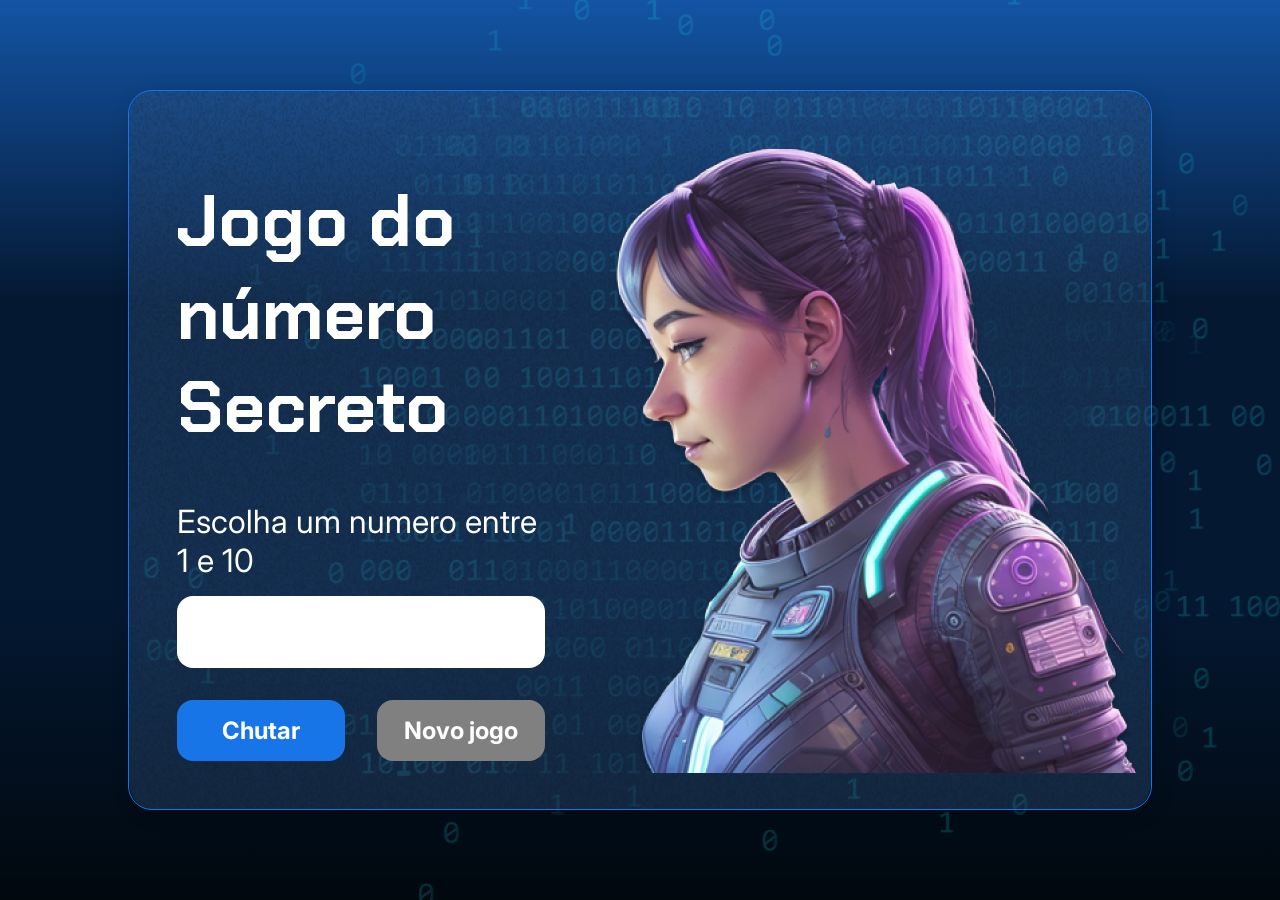
<file: index.html>
<!DOCTYPE html>
<html lang="pt-br">

<head>
    <meta charset="UTF-8">
    <meta name="viewport" content="width=device-width, initial-scale=1.0">
    <script src="https://code.responsivevoice.org/responsivevoice.js"></script>
    <link rel="preconnect" href="https://fonts.googleapis.com">
    <link rel="preconnect" href="https://fonts.gstatic.com" crossorigin>
    <link href="https://fonts.googleapis.com/css2?family=Chakra+Petch:wght@700&family=Inter:wght@400;700&display=swap"
        rel="stylesheet">
    <link rel="stylesheet" href="style.css">
    <title>JS Game</title>
</head>

<body>

    <div class="container">
        <div class="container__conteudo">
            <div class="container__informacoes">
                <div class="container__texto">
                    <h1></h1>
                    <p class="texto__paragrafo"></p>
                </div>
                <input type="number" min="1" max="10" class="container__input">
                <div class="chute container__botoes">
                    <button onclick="verificarChute()" class="container__botao">Chutar</button>
                    <button onclick="reiniciarjogo()" id="reiniciar" class="container__botao" disabled>Novo jogo</button>
                </div>
            </div>
            <img src="./img/ia.png" alt="Uma pessoa olhando para a esquerda" class="container__imagem-pessoa" />
        </div>
    </div>




    <script src="app.js" defer></script>
</body>

</html>
</file>
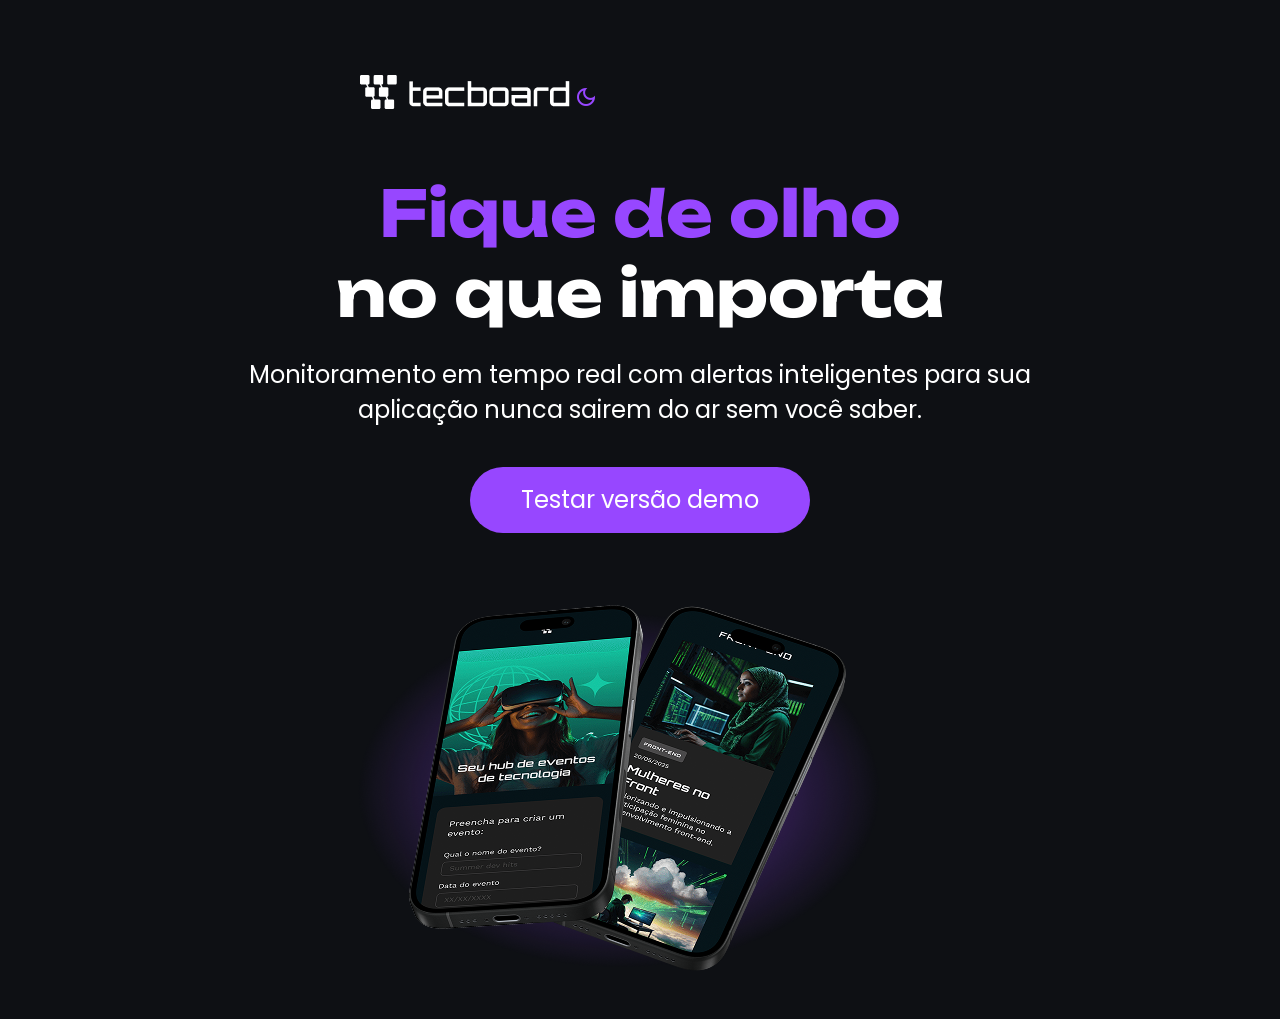
<file: Exercicios/Exercicio 1 Alura/index.html>
<!DOCTYPE html>
<html lang="pt-br">
<head>
    <meta charset="UTF-8">
    <meta name="viewport" content="width=device-width, initial-scale=1.0">

    <link rel="preconnect" href="https://fonts.googleapis.com">
    <link rel="preconnect" href="https://fonts.gstatic.com" crossorigin>
    <link href="https://fonts.googleapis.com/css2?family=Poppins:ital,wght@0,100;0,200;0,300;0,400;0,500;0,600;0,700;0,800;0,900;1,100;1,200;1,300;1,400;1,500;1,600;1,700;1,800;1,900&family=Unbounded:wght@200..900&display=swap" rel="stylesheet">

    <link rel="stylesheet" href="https://fonts.googleapis.com/css2?family=Material+Symbols+Outlined:opsz,wght,FILL,GRAD@20..48,100..700,0..1,-50..200&icon_names=dark_mode" />

    <link rel="shortcut icon" href="Favicon-preto.svg" type="image/x-icon"> 

    <link rel="stylesheet" href="tema_escuro.css"> 
    <title>Tecboard</title>
</head>

<body>
    <header>
        <img src="img/Logo-branca.png" alt="Logo Tecboard">
        <span class="material-symbols-outlined">dark_mode</span>
    </header>
    <main>
        <section id="principal">
        <div>
        <h1><span>Fique de olho</span><br>no que importa</h1>
        </div>
        <div>
        <p>Monitoramento em tempo real com alertas inteligentes para sua aplicação nunca sairem do ar sem você saber.</p>
        </div>
        </section>

        <a href="#"> Testar versão demo</a>
        
        <section id="imagem">
        <img src="img/Imagem-desktop.png" alt="foto dois celulares">
        </section>
        
    </main>
</body>
</html>
</file>
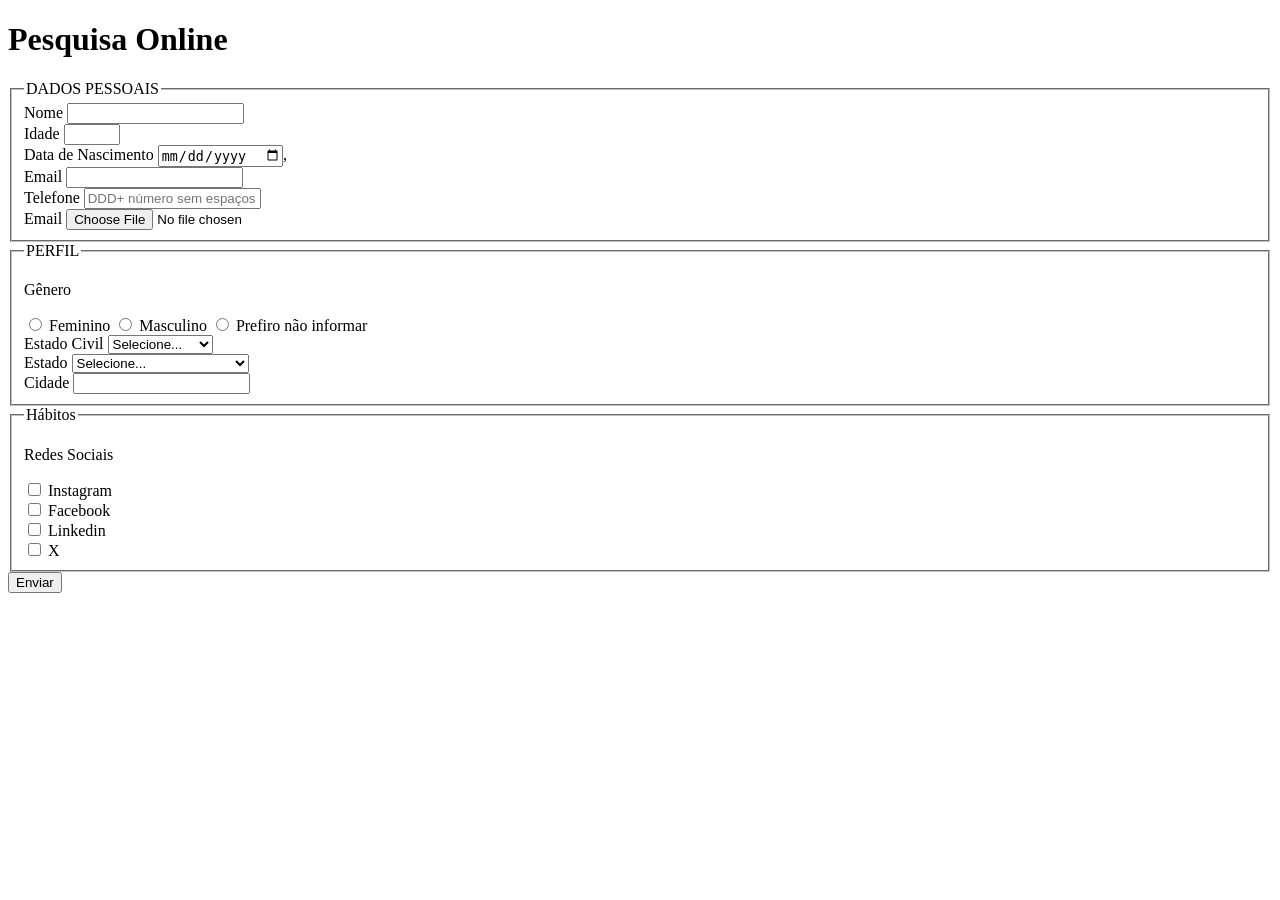
<file: Exercicios/Exercicio 2 Alura/index.html>
<!DOCTYPE html>
<html lang="pt-br">
<head>
    <meta charset="UTF-8">
    <meta name="viewport" content="width=device-width, initial-scale=1.0">
    <title>Pesquisa Culturama</title>
</head>
<body>
    <header>
        <h1>Pesquisa Online</h1>
    </header>
    <main>
        <section>
            <form action="" method="get">
                <fieldset> 
                    <legend>DADOS PESSOAIS</legend>
                    <label for="name">Nome</label>
                    <input type="text" id="name" name="userName" required>
                    <br>
                    <label for="age">Idade</label>
                    <input type="number" id="age" name="userAge" min="12" max="100" required>
                    <br>
                    <label for="date">Data de Nascimento</label>
                    <input type="date" id="date" name="birthDate">,
                    <br>
                    <label for="email">Email</label>
                    <input type="email" id="email" name="userEmail">
                    <br>
                    <label for="phoneNumber">Telefone</label>
                    <input type="tel" id="phoneNumber" name="userPhoneNumber" pattern="[0-9]{11}" placeholder="DDD+ número sem espaços ou hífen">
                    <br>
                    <label for="image">Email</label>
                    <input type="file" id="image" accept="image-*"  name="userImage">
                    <br>
                </fieldset>    
                <fieldset> 
                    <legend>PERFIL</legend>   
                    <p>Gênero</p>                 
                    <input type="radio" id="fem" name="userGender" value="Feminino">
                    <label for="fem">Feminino</label>

                    <input type="radio" id="masc" name="userGender" value="Masculino">
                    <label for="masc">Masculino</label>

                    <input type="radio"id="notinfermed" name="userGender" value="notInformed">
                    <label for="notinfermed">Prefiro não informar</label>
                    <br>

                    <label for="maritalStatus">Estado Civil</label>
                    <select name="usermaritalStatus" id="maritalStatus">
                        <option value="notInformed">Selecione...</option>
                        <option value="solteiro">Solteiro</option>
                        <option value="casado">Casado</option>
                        <option value="divorciado">Divorciado</option>
                        <option value="uniaoEstavel">União Estável</option>
                    </select>
                    <br>

                    <label for="state">Estado</label>
                    <select name="userState" id="state">
                        <option value="notInformed">Selecione...</option>
                        <option value="acre">Acre (AC)</option>
                        <option value="alagoas">Alagoas (AL)</option>
                        <option value="amapa">Amapá (AP)</option>
                        <option value="amazonas">Amazonas (AM)</option>
                        <option value="bahia">Bahia (BA)</option>
                        <option value="ceara">Ceará (CE)</option>
                        <option value="distritoFederal ">Distrito Federal (DF)</option>
                        <option value="espiritoSanto">Espírito Santo (ES)</option>
                        <option value="goiás">Goiás (GO)</option>
                        <option value="maranhao">Maranhão (MA)</option>
                        <option value="MatoGrosso">Mato Grosso (MT)</option>
                        <option value="matoGrossoDoSul">Mato Grosso do Sul (MS)</option>
                        <option value="minasGerais">Minas Gerais (MG)</option>
                        <option value="para">Pará (PA)</option>
                        <option value="paraiba">Paraíba (PB)</option>
                        <option value="paranm">Paraná (PR)</option>
                        <option value="pernambuco">Pernambuco (PE)</option>
                        <option value="piaui">Piauí (PI)</option>
                        <option value="rioDeJaneiro">Rio de Janeiro (RJ)</option>
                        <option value="rioGrandeDoNorte">Rio Grande do Norte (RN)</option>
                        <option value="rioGrandeDoSul">Rio Grande do Sul (RS)</option>
                        <option value="rondonia">Rondônia (RO)</option>
                        <option value="roraima">Roraima (RR)</option>
                        <option value="santaCatarina">Santa Catarina (SC)</option>
                        <option value="saoPaulo">São Paulo (SP)</option>
                        <option value="sergipe">Sergipe (SE)</option>
                        <option value="tocantins">Tocantins (TO)</option>
                    </select>
                    <br>
                    
                    <label for="city">Cidade</label>
                    <input type="text" id="city" name="userCity" required>
                    <br>
                    
                </fieldset>
                <fieldset>
                    <legend>Hábitos</legend>
                    <p>Redes Sociais</p>
                    <input type="checkbox" id="insta" name="social" value="Instagram">
                    <label for="insta">Instagram</label>
                    <br>
                    <input type="checkbox" id="face" name="social" value="Facebook">
                    <label for="face">Facebook</label>
                    <br>
                    <input type="checkbox" id="linke" name="social" value="Linkedin">
                    <label for="linke">Linkedin</label>
                    <br>
                    <input type="checkbox" id="x" name="social" value="X">
                    <label for="x">X</label>
                    <br>
                </fieldset>         

                <button type="submit">Enviar</button>
            </form>
        </section>
    </main>
</body>
</html>
</file>
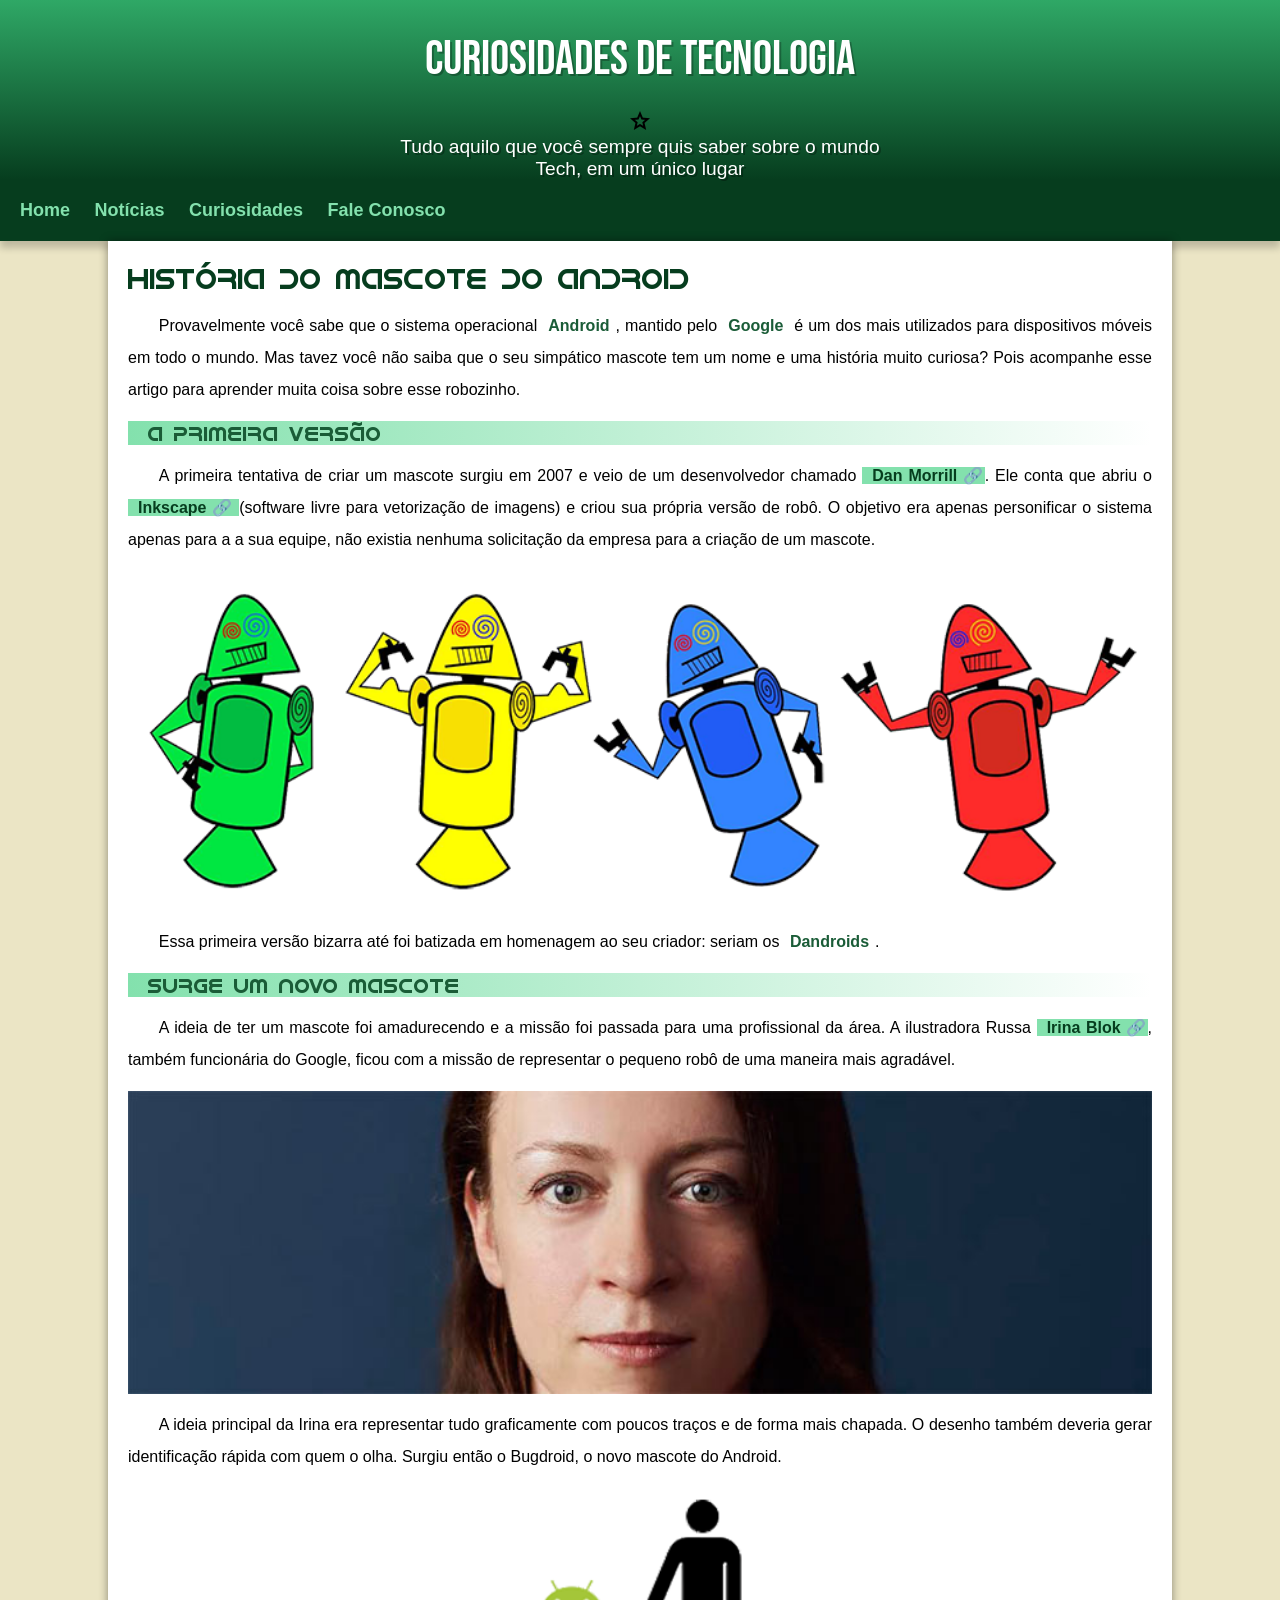
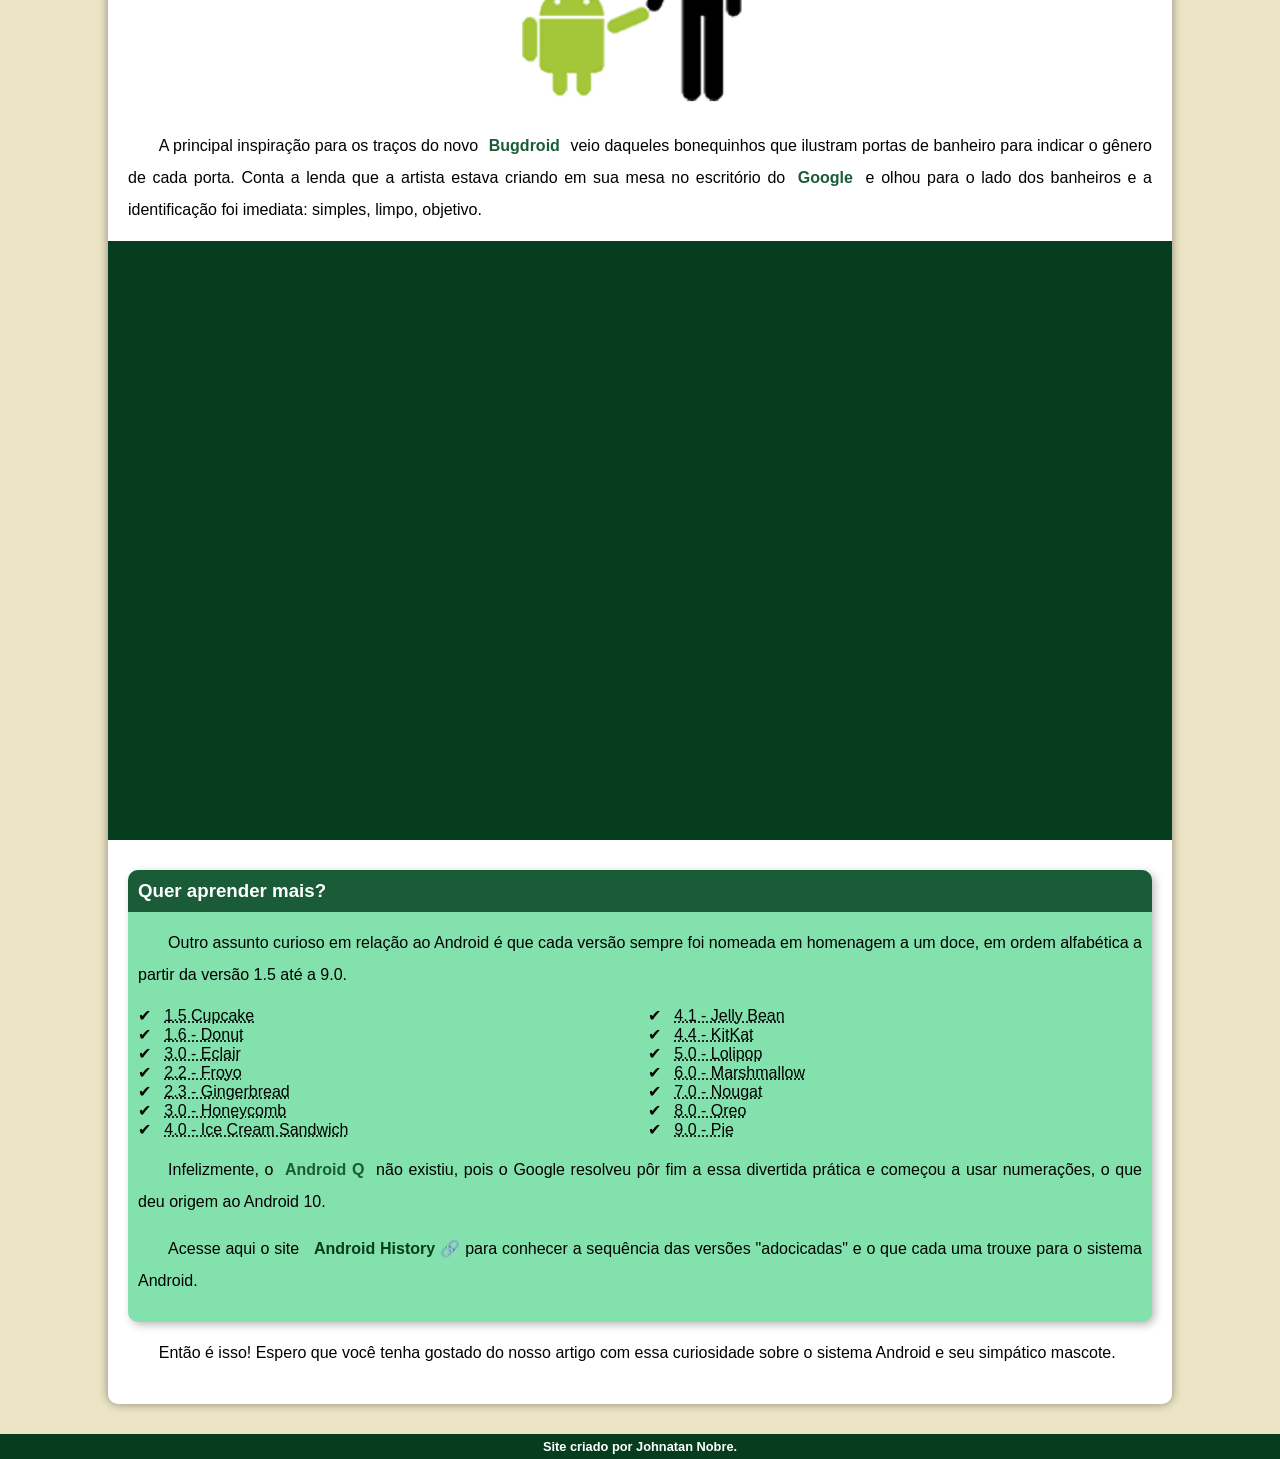
<file: Exercicios/Mascote Android/index.html>
<!DOCTYPE html>
<html lang="pt-br">

<head>
    <meta charset="UTF-8">
    <meta name="viewport" content="width=device-width, initial-scale=1.0">
    <title>Como Surgiu o Mascote do Android?</title>
    <link rel="shortcut icon" href="imagens/favicon.ico" type="image/x-icon">
    <link rel="stylesheet" href="estilo/style.css">
    <link rel="stylesheet" href="https://fonts.googleapis.com/css2?family=Material+Symbols+Outlined:opsz,wght,FILL,GRAD@20..48,100..700,0..1,-50..200&icon_names=star" />
</head>

<body>
    <header>
        <h1>Curiosidades de Tecnologia</h1>
        <span class="material-symbols-outlined">
star
</span>

        <p>Tudo aquilo que você sempre quis saber sobre o mundo Tech, em um único lugar</p>



    </header>

    <nav>
    <a href="#">Home</a>
    <a href="#">Notícias</a>
    <a href="#">Curiosidades</a>
    <a href="#">Fale Conosco</a>
    </nav>

    <main>
    
        <h1>História do Mascote do Android</h1>

        <p>Provavelmente você sabe que o sistema operacional <strong>Android</strong>, mantido pelo <strong>Google</strong> é um dos mais utilizados para dispositivos móveis em todo o mundo. Mas tavez você não saiba que o seu simpático mascote tem um nome e uma história muito curiosa? Pois acompanhe esse artigo para aprender muita coisa sobre esse robozinho.</p>

        <h2>A primeira versão</h2>

        <p>A primeira tentativa de criar um mascote surgiu em 2007 e veio de um desenvolvedor chamado <a href="https://androidcommunity.com/dan-morrill-shows-us-the-android-mascot-that-almost-was-20130103/" target="_blank">Dan Morrill  &#x1F517;</a>. Ele conta que abriu o <a href="https://inkscape.org/pt-br/" target="_blank">Inkscape &#x1F517; </a>(software livre para vetorização de imagens) e criou sua própria versão de robô. O objetivo era apenas personificar o sistema apenas para a a sua equipe, não existia nenhuma solicitação da empresa para a criação de um mascote.</p>
        
        <picture>
            <source media="(max-width:670px)" srcset="imagens/dan-droids-pq.png" type="image/png">
            <img src="imagens/dan-droids.png" alt="Dandroids Padrao">
        </picture>

        <p>Essa primeira versão bizarra até foi batizada em homenagem ao seu criador: seriam os <strong>Dandroids</strong>.</p>

        <h2>Surge um novo mascote</h2>

        <p>A ideia de ter um mascote foi amadurecendo e a missão foi passada para uma profissional da área. A ilustradora Russa <a href="https://www.irinablok.com/android" target="_blank">Irina Blok &#x1F517;</a>, também funcionária do Google, ficou com a missão de representar o pequeno robô de uma maneira mais agradável.</p>

        <picture>
            <source media="(max-width:670px)" srcset="imagens/irina-blok-pq.jpg" type="image/jpg">
            <img  src="imagens/irina-blok.jpg" alt="bugdroid">
        </picture>

        <p>A ideia principal da Irina era representar tudo graficamente com poucos traços e de forma mais chapada. O desenho também deveria gerar identificação rápida com quem o olha. Surgiu então o Bugdroid, o novo mascote do Android.
        </p>
        
        <picture>
            <img  id="bugdroid" src="imagens/bugdroid.png" alt="bugdroid">
        </picture>

        <p>A principal inspiração para os traços do novo <strong>Bugdroid</strong> veio daqueles bonequinhos que ilustram portas de banheiro para indicar o gênero de cada porta. Conta a lenda que a artista estava criando em sua mesa no escritório do <strong>Google</strong> e olhou para o lado dos banheiros e a identificação foi imediata: simples, limpo, objetivo.
        </p>
        <div class="video">
            <iframe width="560" height="315" src="https://www.youtube.com/embed/l2UDgpLz20M?si=rkRS3K-dj-cUrEkJ" title="YouTube video player" frameborder="0" allow="accelerometer; autoplay; clipboard-write; encrypted-media; gyroscope; picture-in-picture; web-share" referrerpolicy="strict-origin-when-cross-origin" allowfullscreen></iframe>
        </div>

        <aside>
            <h3>Quer aprender mais? </h3>
            
            <p>Outro assunto curioso em relação ao Android é que cada versão sempre foi nomeada em homenagem a um doce, em ordem alfabética a partir da versão 1.5 até a 9.0.
            </p>

            <ul>
                <li>
                    <abbr title="bolo de copo"1.5 - Cupcake>1.5 Cupcake</abbr>
                </li>
                <li>
                    <abbr title="Rosquinha">1.6 - Donut</abbr>
                </li>
                <li>
                    <abbr title="Bomba">3.0 - Eclair</abbr>
                </li>
                <li>
                    <abbr title="Iogurte">2.2 - Froyo</abbr>
                </li>
                <li>
                    <abbr title="Biscoito de Gengibre">2.3 - Gingerbread</abbr>
                </li>
                <li>
                    <abbr title="Favo de Mel">3.0 - Honeycomb</abbr>
                </li>
                <li>
                    <abbr title="Sanduíche de Sorvete">4.0 - Ice Cream Sandwich</abbr>
                </li>
                <li>
                    <abbr title="Jujuba">4.1 - Jelly Bean</abbr>
                </li>
                <li>
                    <abbr title="KitKat">4.4 - KitKat</abbr>
                </li>
                <li>
                    <abbr title="Pirulito">5.0 - Lolipop</abbr>
                </li>
                <li>
                    <abbr title="Marshmallow">6.0 - Marshmallow</abbr>
                </li>
                <li>
                    <abbr title="Torrone">7.0 - Nougat</abbr>
                </li>
                <li>
                    <abbr title="Oreo">8.0 - Oreo</abbr>
                </li>
                <li>
                    <abbr title="Torta">9.0 - Pie</abbr>
                </li>
            </ul>

                <p>Infelizmente, o <strong>Android Q</strong> não existiu, pois o Google resolveu pôr fim a essa divertida prática e começou a usar numerações, o que deu origem ao Android 10.</p>

                <p>Acesse aqui o site <a href="https://www.android.com/why-android/#/donut" target="_blank">Android History &#x1F517;</a> para conhecer a sequência das versões "adocicadas" e o que cada uma trouxe para o sistema Android.</p>
        </aside>

    <p>Então é isso! Espero que você tenha gostado do nosso artigo com essa curiosidade sobre o sistema Android e seu simpático mascote.

    </p>

    </main>
    
    <footer>
        <p>Site criado por Johnatan Nobre.</p>
    </footer>

</body>
</html>
</file>
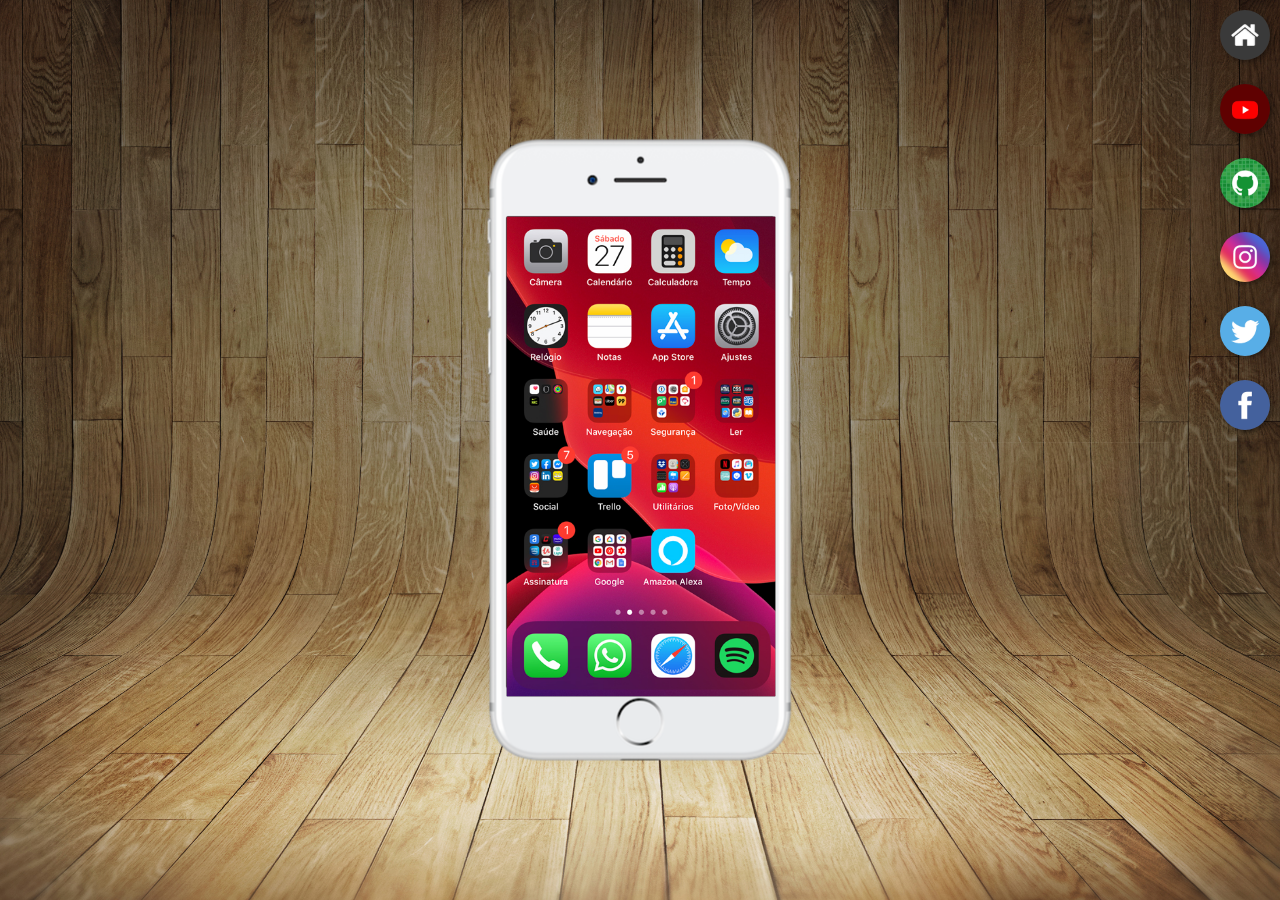
<file: Exercicios/Redes Sociais/index.html>
<!DOCTYPE html>
<html lang="pt-br">
<head>
    <meta charset="UTF-8">
    <meta name="viewport" content="width=device-width, initial-scale=1.0">
    <link rel="shortcut icon" href="favicon.ico" type="image/x-icon">
    <link rel="stylesheet" href="style.css">
    <title>Redes Sociais</title>
</head>
<body>
    <main>
        <section id="telefone">
            <iframe src="home.html"  name ="tela" id="tela" frameborder="0"> Seu navegador nâo é compativel com isso.</iframe>

        </section>
        <section id="redes-sociais">
            <a href="home.html" target="tela"><img src="imagens/logo-home.jpg" alt="Home"></a><br>
            <a href="Youtube.html" target="tela"><img src="imagens/logo-youtube.jpg" alt="youtube"></a><br>
            <a href="Github.html" target="tela"><img src="imagens/logo-github.jpg" alt="Github"></a><br>
            <a href="Instagram.html" target="tela"><img src="imagens/logo-instagram.jpg" alt=Instagram"></a><br>
            <a href="Twitter.html" target="tela"><img src="imagens/logo-twitter.jpg" alt="Twitter"></a><br>
            <a href="Facebook.html" target="tela"><img src="imagens/logo-facebook.jpg" alt="Facebook"></a>
            
        </section>
    </main>
</body>
</html>
</file>
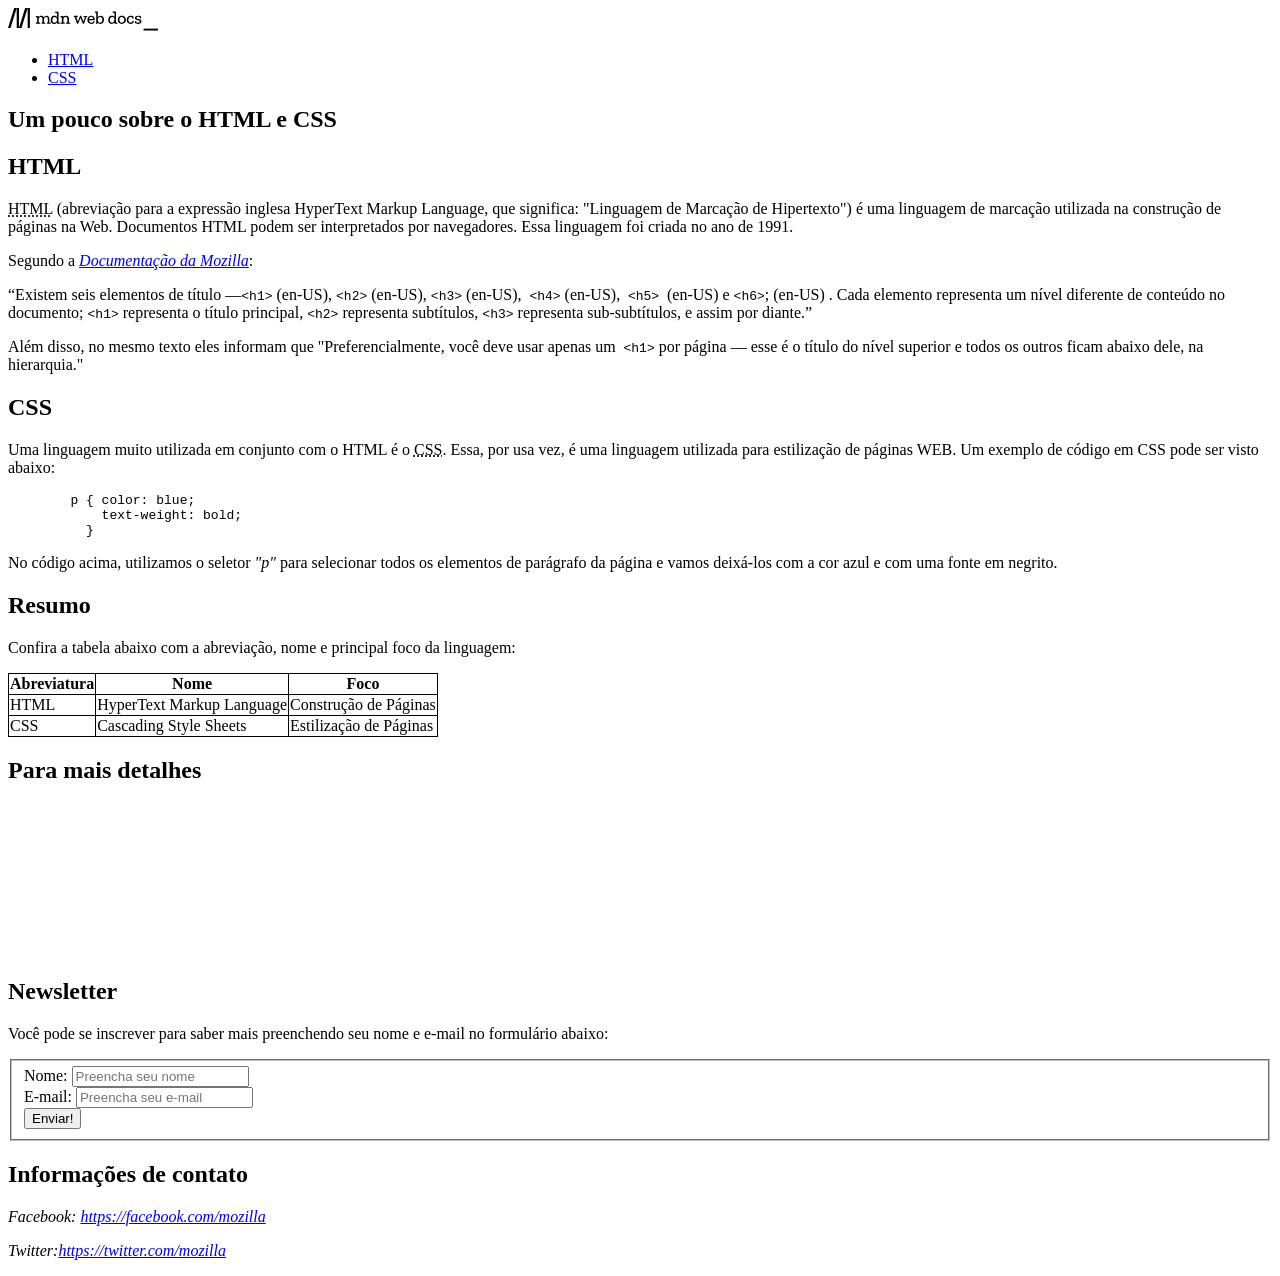
<file: Exercicios/Desafio-1/desafio-1.html>
<!DOCTYPE html>
<html lang="en">
  <head>
    <meta charset="UTF-8" />
    <meta name="viewport" content="width=device-width, initial-scale=1.0" />
    <title>HTML & CSS</title>
    <style>
      table{border-collapse: collapse;
} 
     th{border: 1px solid black;
    }

      td{border: 1px solid black;
    }
    </style>
  </head>
  <body>
    <header>
      <svg
        id="mdn-docs-logo"
        xmlns="http://www.w3.org/2000/svg"
        x="0"
        y="0"
        viewBox="0 0 694.9 104.4"
        style="enable-background: new 0 0 694.9 104.4; width: 150px"
        xml:space="preserve"
        role="img"
      >
        <title>MDN Web Docs</title>
        <path
          d="M40.3 0 11.7 92.1H0L28.5 0h11.8zm10.4 0v92.1H40.3V0h10.4zM91 0 62.5 92.1H50.8L79.3 0H91zm10.4 0v92.1H91V0h10.4z"
          class="logo-m"
        ></path>
        <path d="M627.9 95.6h67v8.8h-67v-8.8z" class="logo-_"></path>
        <path
          d="M367 42h-4l-10.7 30.8h-5.5l-10.8-26h-.4l-10.5 26h-5.2L308.7 42h-3.8v-5.6H323V42h-6.5l6.8 20.4h.4l10.3-26h4.7l11.2 26h.5l5.7-20.3h-6.2v-5.6H367V42zm34.9 20c-.4 3.2-2 5.9-4.7 8.2-2.8 2.3-6.5 3.4-11.3 3.4-5.4 0-9.7-1.6-13.1-4.7-3.3-3.2-5-7.7-5-13.7 0-5.7 1.6-10.3 4.7-14s7.4-5.5 12.9-5.5c5.1 0 9.1 1.6 11.9 4.7s4.3 6.9 4.3 11.3c0 1.5-.2 3-.5 4.7h-25.6c.3 7.7 4 11.6 10.9 11.6 2.9 0 5.1-.7 6.5-2 1.5-1.4 2.5-3 3-4.9l6 .9zM394 51.3c.2-2.4-.4-4.7-1.8-6.9s-3.8-3.3-7-3.3c-3.1 0-5.3 1-6.9 3-1.5 2-2.5 4.4-2.8 7.2H394zm51 2.4c0 5-1.3 9.5-4 13.7s-6.9 6.2-12.7 6.2c-6 0-10.3-2.2-12.7-6.7-.1.4-.2 1.4-.4 2.9s-.3 2.5-.4 2.9h-7.3c.3-1.7.6-3.5.8-5.3.3-1.8.4-3.7.4-5.5V22.3h-6v-5.6H416v27c1.1-2.2 2.7-4.1 4.7-5.7 2-1.6 4.8-2.4 8.4-2.4 4.6 0 8.4 1.6 11.4 4.7 3 3.2 4.5 7.6 4.5 13.4zm-7.7.6c0-4.2-1-7.4-3-9.5-2-2.2-4.4-3.3-7.4-3.3-3.4 0-6 1.2-8 3.7-1.9 2.4-2.9 5-3 7.7V57c0 3 1 5.6 3 7.7s4.5 3.1 7.6 3.1c3.6 0 6.3-1.3 8.1-3.9 1.8-2.7 2.7-5.9 2.7-9.6zm69.2 18.5h-13.2v-7.2c-1.2 2.2-2.8 4.1-4.9 5.6-2.1 1.6-4.8 2.4-8.3 2.4-4.8 0-8.7-1.6-11.6-4.9-2.9-3.2-4.3-7.7-4.3-13.3 0-5 1.3-9.6 4-13.7 2.6-4.1 6.9-6.2 12.8-6.2 5.7 0 9.8 2.2 12.3 6.5V22.3h-8.6v-5.6h15.8v50.6h6v5.5zM493.2 56v-4.4c-.1-3-1.2-5.5-3.2-7.3s-4.4-2.8-7.2-2.8c-3.6 0-6.3 1.3-8.2 3.9-1.9 2.6-2.8 5.8-2.8 9.6 0 4.1 1 7.3 3 9.5s4.5 3.3 7.4 3.3c3.2 0 5.8-1.3 7.8-3.8 2.1-2.6 3.1-5.3 3.2-8zm53.1-1.4c0 5.6-1.8 10.2-5.3 13.7s-8.2 5.3-13.9 5.3-10.1-1.7-13.4-5.1c-3.3-3.4-5-7.9-5-13.5 0-5.3 1.6-9.9 4.7-13.7 3.2-3.8 7.9-5.7 14.2-5.7s11 1.9 14.1 5.7c3 3.7 4.6 8.1 4.6 13.3zm-7.7-.2c0-4-1-7.2-3-9.5s-4.8-3.5-8.2-3.5c-3.6 0-6.4 1.2-8.3 3.7s-2.9 5.6-2.9 9.5c0 3.7.9 6.8 2.8 9.4 1.9 2.6 4.6 3.9 8.3 3.9 3.6 0 6.4-1.3 8.4-3.8 1.9-2.6 2.9-5.8 2.9-9.7zm45 5.8c-.4 3.2-1.9 6.3-4.4 9.1-2.5 2.9-6.4 4.3-11.8 4.3-5.2 0-9.4-1.6-12.6-4.8-3.2-3.2-4.8-7.7-4.8-13.7 0-5.5 1.6-10.1 4.7-13.9 3.2-3.8 7.6-5.7 13.2-5.7 2.3 0 4.6.3 6.7.8 2.2.5 4.2 1.5 6.2 2.9l1.5 9.5-5.9.7-1.3-6.1c-2.1-1.2-4.5-1.8-7.2-1.8-3.5 0-6.1 1.2-7.7 3.7-1.7 2.5-2.5 5.7-2.5 9.6 0 4.1.9 7.3 2.7 9.5 1.8 2.3 4.4 3.4 7.8 3.4 5.2 0 8.2-2.9 9.2-8.8l6.2 1.3zm34.7 1.9c0 3.6-1.5 6.5-4.6 8.5s-7 3-11.7 3c-5.7 0-10.6-1.2-14.6-3.6l1.2-8.8 5.7.6-.2 4.7c1.1.5 2.3.9 3.6 1.1s2.6.3 3.9.3c2.4 0 4.5-.4 6.5-1.3 1.9-.9 2.9-2.2 2.9-4.1 0-1.8-.8-3.1-2.3-3.8s-3.5-1.3-5.8-1.7-4.6-.9-6.9-1.4c-2.3-.6-4.2-1.6-5.7-2.9-1.6-1.4-2.3-3.5-2.3-6.3 0-4.1 1.5-6.9 4.6-8.5s6.4-2.4 9.9-2.4c2.6 0 5 .3 7.2.9 2.2.6 4.3 1.4 6.1 2.4l.8 8.8-5.8.7-.8-5.7c-2.3-1-4.7-1.6-7.2-1.6-2.1 0-3.7.4-5.1 1.1-1.3.8-2 2-2 3.8 0 1.7.8 2.9 2.3 3.6 1.5.7 3.4 1.2 5.7 1.6 2.2.4 4.5.8 6.7 1.4 2.2.6 4.1 1.6 5.7 3 1.4 1.6 2.2 3.7 2.2 6.6zM197.6 73.2h-17.1v-5.5h3.8V51.9c0-3.7-.7-6.3-2.1-7.9-1.4-1.6-3.3-2.3-5.7-2.3-3.2 0-5.6 1.1-7.2 3.4s-2.4 4.6-2.5 6.9v15.6h6v5.5h-17.1v-5.5h3.8V51.9c0-3.8-.7-6.4-2.1-7.9-1.4-1.5-3.3-2.3-5.6-2.3-3.2 0-5.5 1.1-7.2 3.3-1.6 2.2-2.4 4.5-2.5 6.9v15.8h6.9v5.5h-20.2v-5.5h6V42.4h-6.1v-5.6h13.4v6.4c1.2-2.1 2.7-3.8 4.7-5.2 2-1.3 4.4-2 7.3-2s5.3.7 7.5 2.1c2.2 1.4 3.7 3.5 4.5 6.4 1.1-2.5 2.7-4.5 4.9-6.1s4.8-2.4 7.9-2.4c3.5 0 6.5 1.1 8.9 3.3s3.7 5.6 3.7 10.2v18.2h6.1v5.5zm42.5 0h-13.2V66c-1.2 2.2-2.8 4.1-4.9 5.6-2.1 1.6-4.8 2.4-8.3 2.4-4.8 0-8.7-1.6-11.6-4.9-2.9-3.2-4.3-7.7-4.3-13.3 0-5 1.3-9.6 4-13.7 2.6-4.1 6.9-6.2 12.8-6.2s9.8 2.2 12.3 6.5V22.7h-8.6v-5.6h15.8v50.6h6v5.5zm-13.3-16.8V52c-.1-3-1.2-5.5-3.2-7.3s-4.4-2.8-7.2-2.8c-3.6 0-6.3 1.3-8.2 3.9-1.9 2.6-2.8 5.8-2.8 9.6 0 4.1 1 7.3 3 9.5s4.5 3.3 7.4 3.3c3.2 0 5.8-1.3 7.8-3.8 2.1-2.6 3.1-5.3 3.2-8zm61.5 16.8H269v-5.5h6V51.9c0-3.7-.7-6.3-2.2-7.9-1.4-1.6-3.4-2.3-5.7-2.3-3.1 0-5.6 1-7.4 3s-2.8 4.4-2.9 7v15.9h6v5.5h-19.3v-5.5h6V42.4h-6.2v-5.6h13.6V43c2.6-4.6 6.8-6.9 12.7-6.9 3.6 0 6.7 1.1 9.2 3.3s3.7 5.6 3.7 10.2v18.2h6v5.4h-.2z"
          class="logo-text"
        ></path>
      </svg>
      <nav>
        <ul>
          <li>
            <a href="https://developer.mozilla.org/pt-BR/docs/Learn/HTML">HTML</a>
          </li>
          <li>
            <a href="https://developer.mozilla.org/pt-BR/docs/Web/CSS">CSS</a>
          </li>
        </ul>
      </nav>
    </header>
    <main>
      <section>
        <h1>Um pouco sobre o HTML e CSS</h1>

        <article>
          <h2>HTML</h2>
          <p>
            <abbr title="HyperText Markup Language">HTML</abbr> (abreviação para a expressão inglesa HyperText Markup Language, que
            significa: "Linguagem de Marcação de Hipertexto") é uma linguagem de
            marcação utilizada na construção de páginas na Web. Documentos HTML podem
            ser interpretados por navegadores. Essa linguagem foi criada no ano de
            <time datetime="1991">1991</time>.
          </p>
          <p>Segundo a <a href="https://developer.mozilla.org/pt-BR/docs/Learn/HTML/Introduction_to_HTML/HTML_text_fundamentals"><cite >Documentação da Mozilla</cite></a>:</p>
          <p>
            <q>Existem seis elementos de título —<code>&lt;h1&gt;</code> (en-US), <code>&lt;h2&gt;</code> (en-US),
            <code>&lt;h3&gt;</code> (en-US),<code> &lt;h4&gt;</code> (en-US),<code> &lt;h5&gt; </code>(en-US) e <code>&lt;h6&gt</code>;
            (en-US) . Cada elemento representa um nível diferente de conteúdo no
            documento; <code>&lt;h1&gt;</code> representa o título principal, <code>&lt;h2&gt;</code> representa
            subtítulos, <code>&lt;h3&gt;</code> representa sub-subtítulos, e assim por diante.</q>
          </p>
          <p>
            Além disso, no mesmo texto eles informam que "Preferencialmente, você deve
            usar apenas um<code> &lt;h1&gt;</code> por página — esse é o título do nível superior e
            todos os outros ficam abaixo dele, na hierarquia."
          </p>
        </article>

        <article>
          <h2>CSS</h2>
          <p>
            Uma linguagem muito utilizada em conjunto com o HTML é o <abbr title="Cascading Style Sheets">CSS</abbr>. Essa, por
            usa vez, é uma linguagem utilizada para estilização de páginas WEB. Um
            exemplo de código em CSS pode ser visto abaixo:
          </p>
          <pre><code>        p { color: blue; 
            text-weight: bold; 
          }</code></pre>
          <p>
            No código acima, utilizamos o seletor <var>"p"</var> para selecionar todos os
            elementos de parágrafo da página e vamos deixá-los com a cor azul e com
            uma fonte em negrito.
          </p>
        </article>

        <aside>
          <h2>Resumo</h2>
          <p>
            Confira a tabela abaixo com a abreviação, nome e principal foco da
            linguagem:
          </p>
          
          <table>
            <thead>
              <th>Abreviatura</th>
              <th>Nome</th>
              <th>Foco</th>
            </thead>
            <tbody>
              <tr>
                <td>HTML</td> <td> HyperText Markup Language </td><td> Construção de Páginas</td>
              </tr>
              <td>CSS</td> <td> Cascading Style Sheets</td> <td> Estilização de Páginas</td>
            </tbody>
          </table>
        </aside>
      
        <aside>
          <h2>Para mais detalhes</h2>

          <p>
          
            <iframe src="https://pt.wikipedia.org/wiki/HTML" frameborder="0"></iframe>
          </p>
        </aside>
      </section>
      <section>
        <h2>Newsletter</h2>

        <p>
          Você pode se inscrever para saber mais preenchendo seu nome e e-mail no
          formulário abaixo:
        </p>
        <form action="">
          <fieldset>
            <div>
              <label for=”idnome”>Nome: </label>
              <input type=”text” name=”name” id=”idnome” placeholder="Preencha seu nome">
            </div>
            <div>
              <label for=”idemail”>E-mail: </label>
              <input type=”text” name=”nome” id=”idnome” placeholder="Preencha seu e-mail">
            </div>
            <div>
              <button type="submit">Enviar!</button>
            </div>
          </fieldset>
        </form>
      </section>
    </main>
    <footer>
      <section>
        <h2>Informações de contato</h2>
        <p>
          <address>
            Facebook:
            <a href="https://facebook.com/mozilla">https://facebook.com/mozilla</a>
          </address>
        </p>
        <p>
          <address>Twitter:<a href="https://twitter.com/mozilla">https://twitter.com/mozilla</a></address>
        </p>
      </section>
    </footer>
  </body>
</html>
</file>
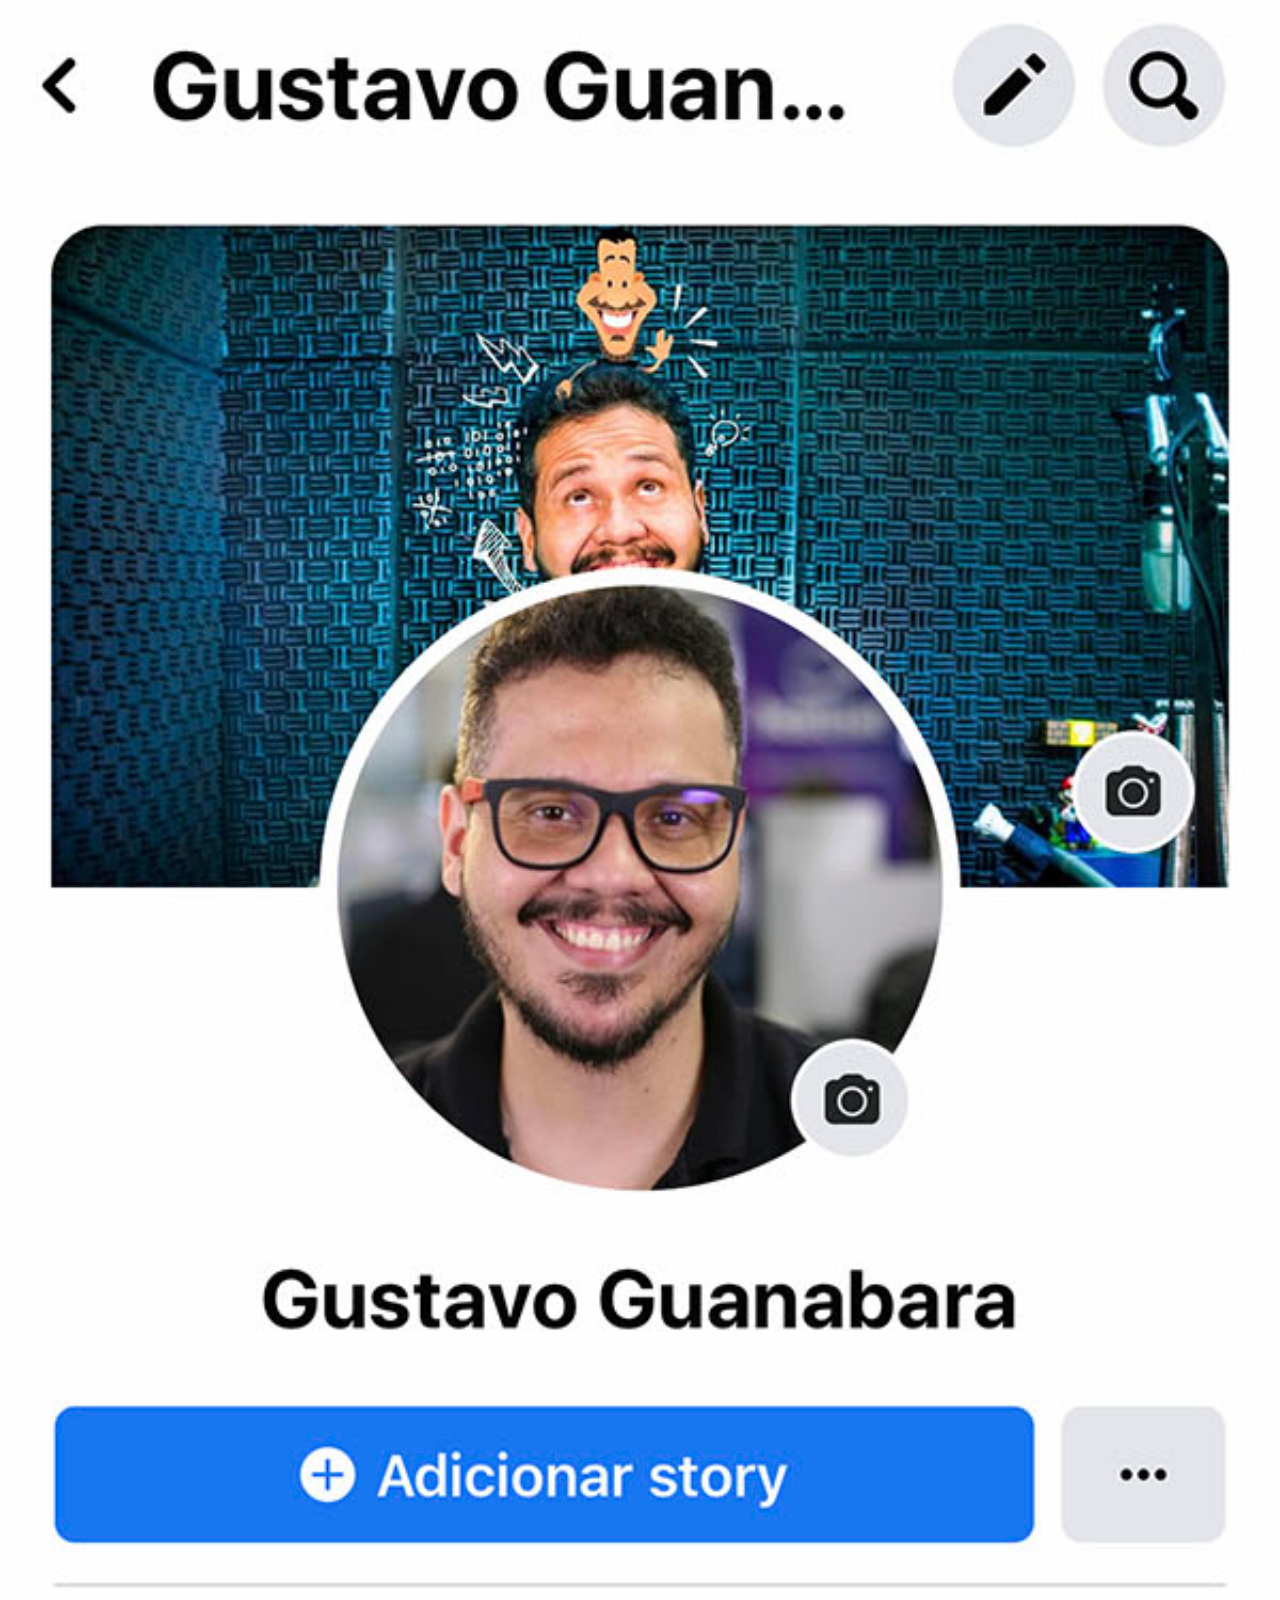
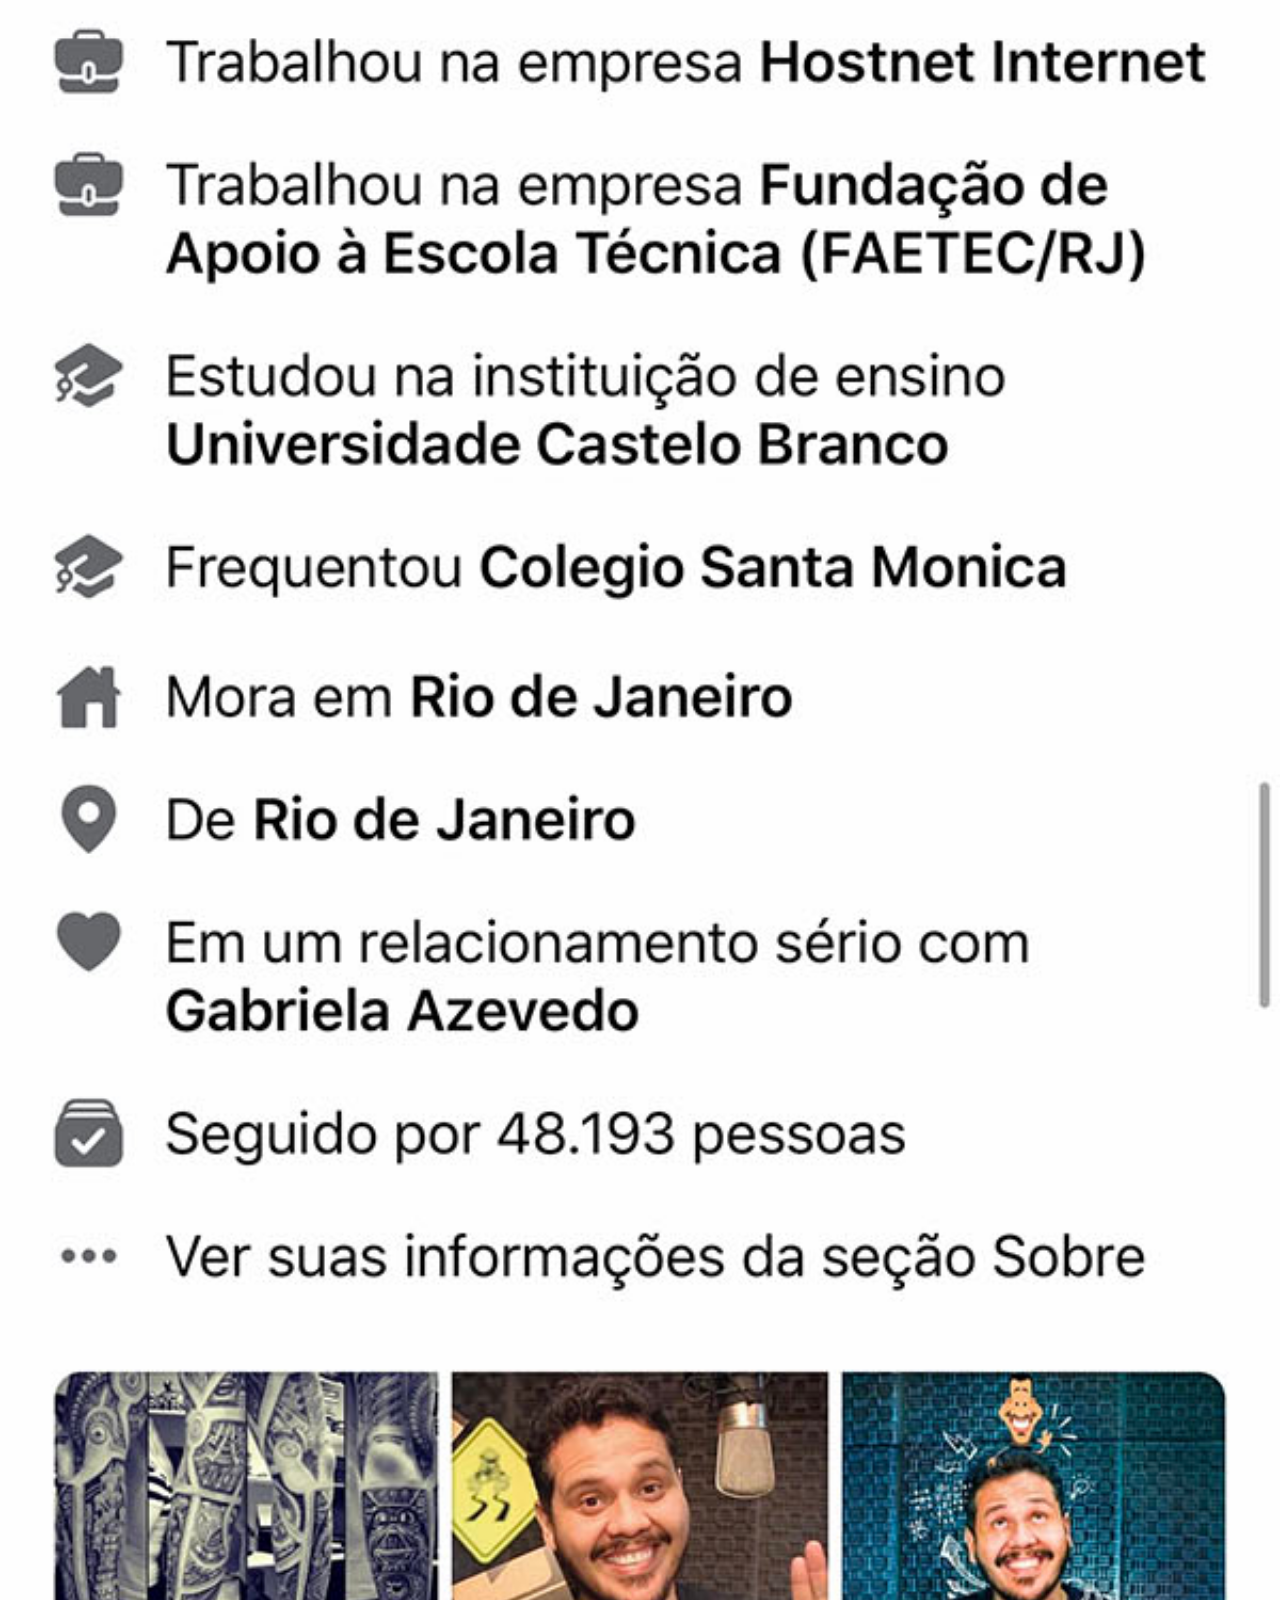
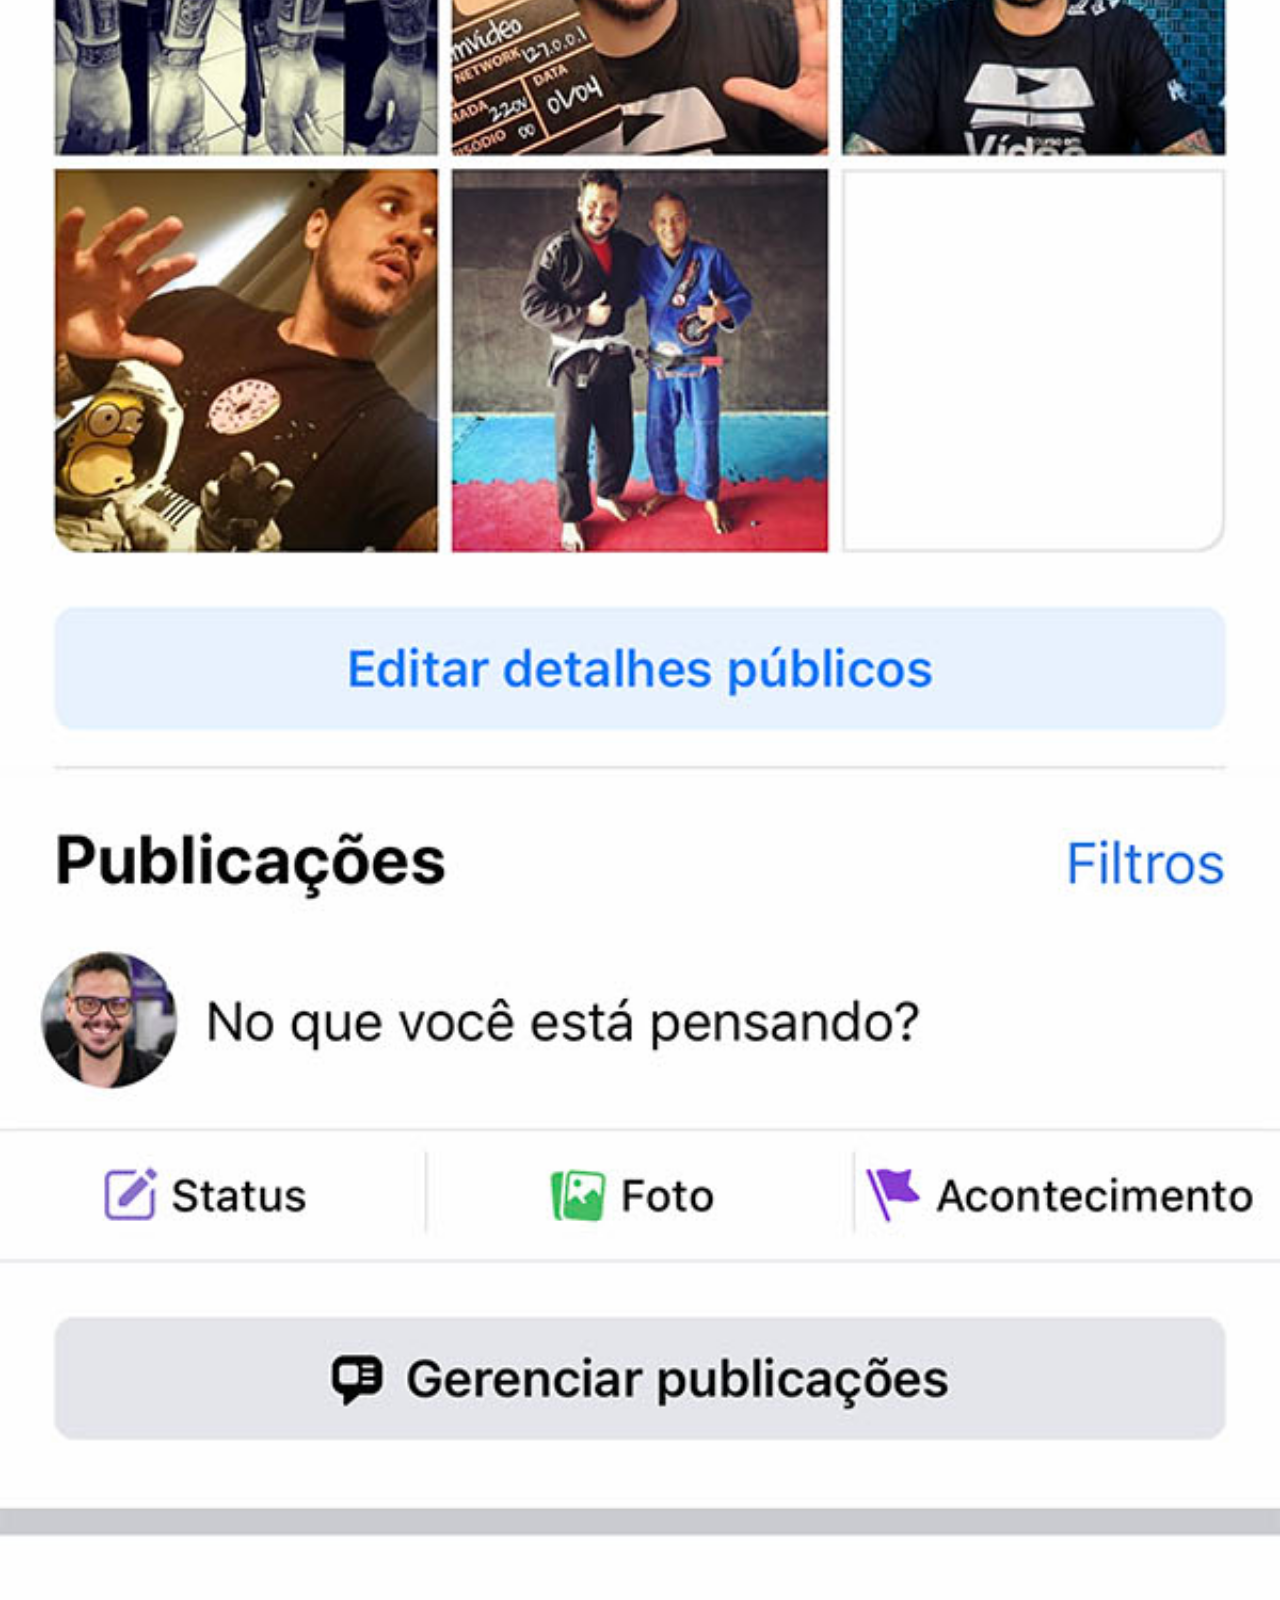
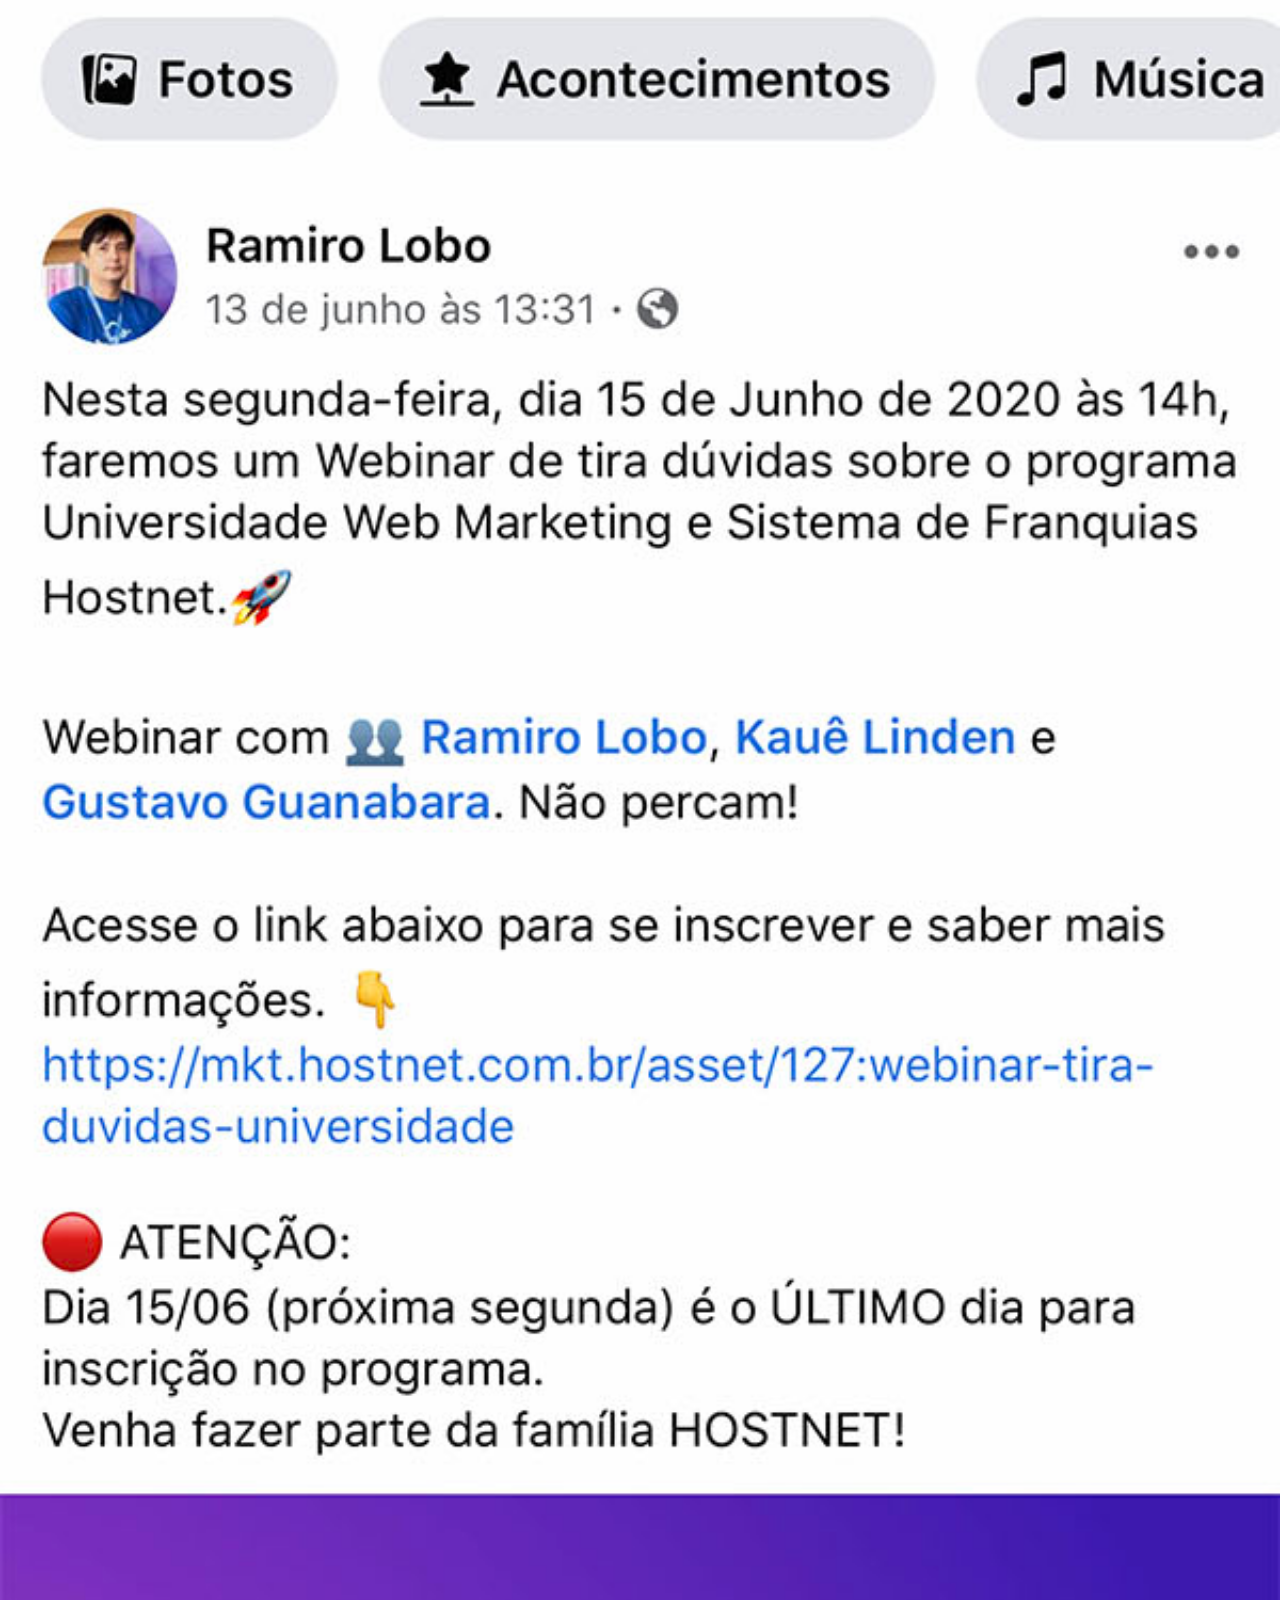
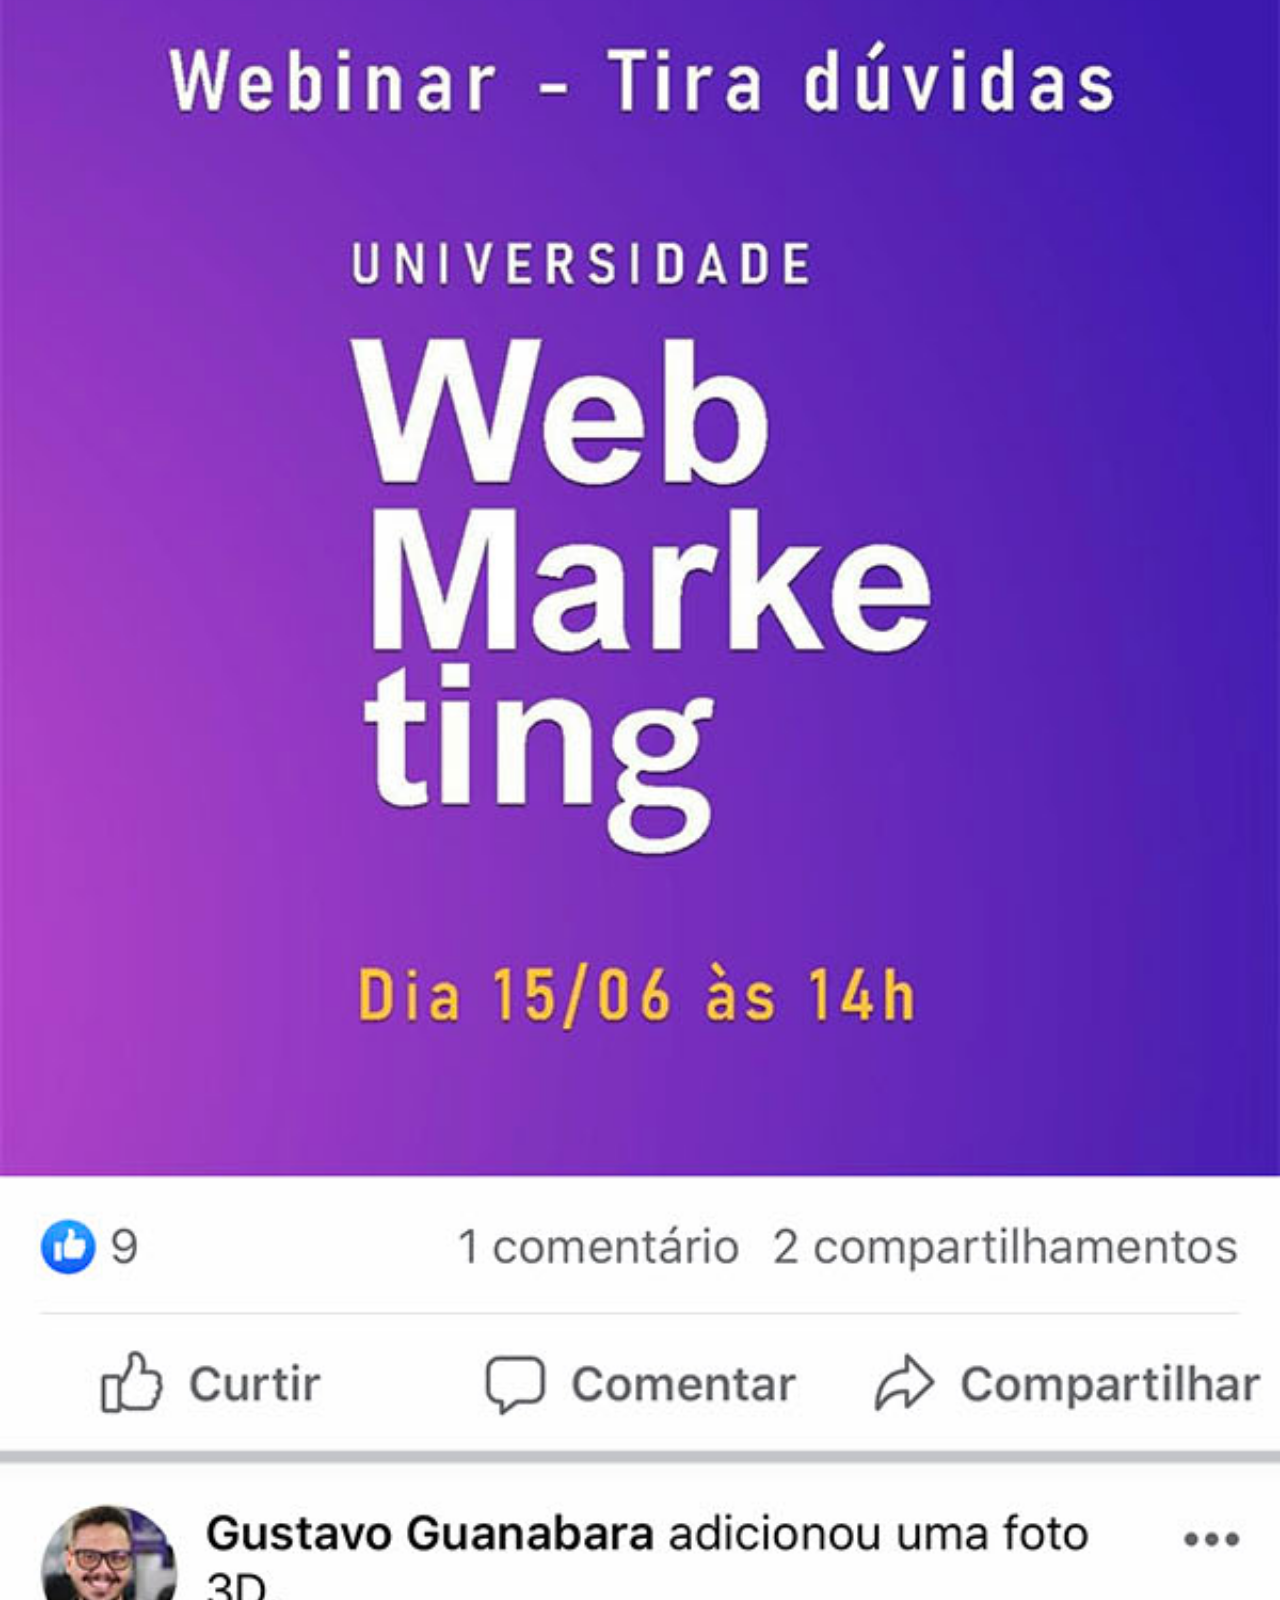
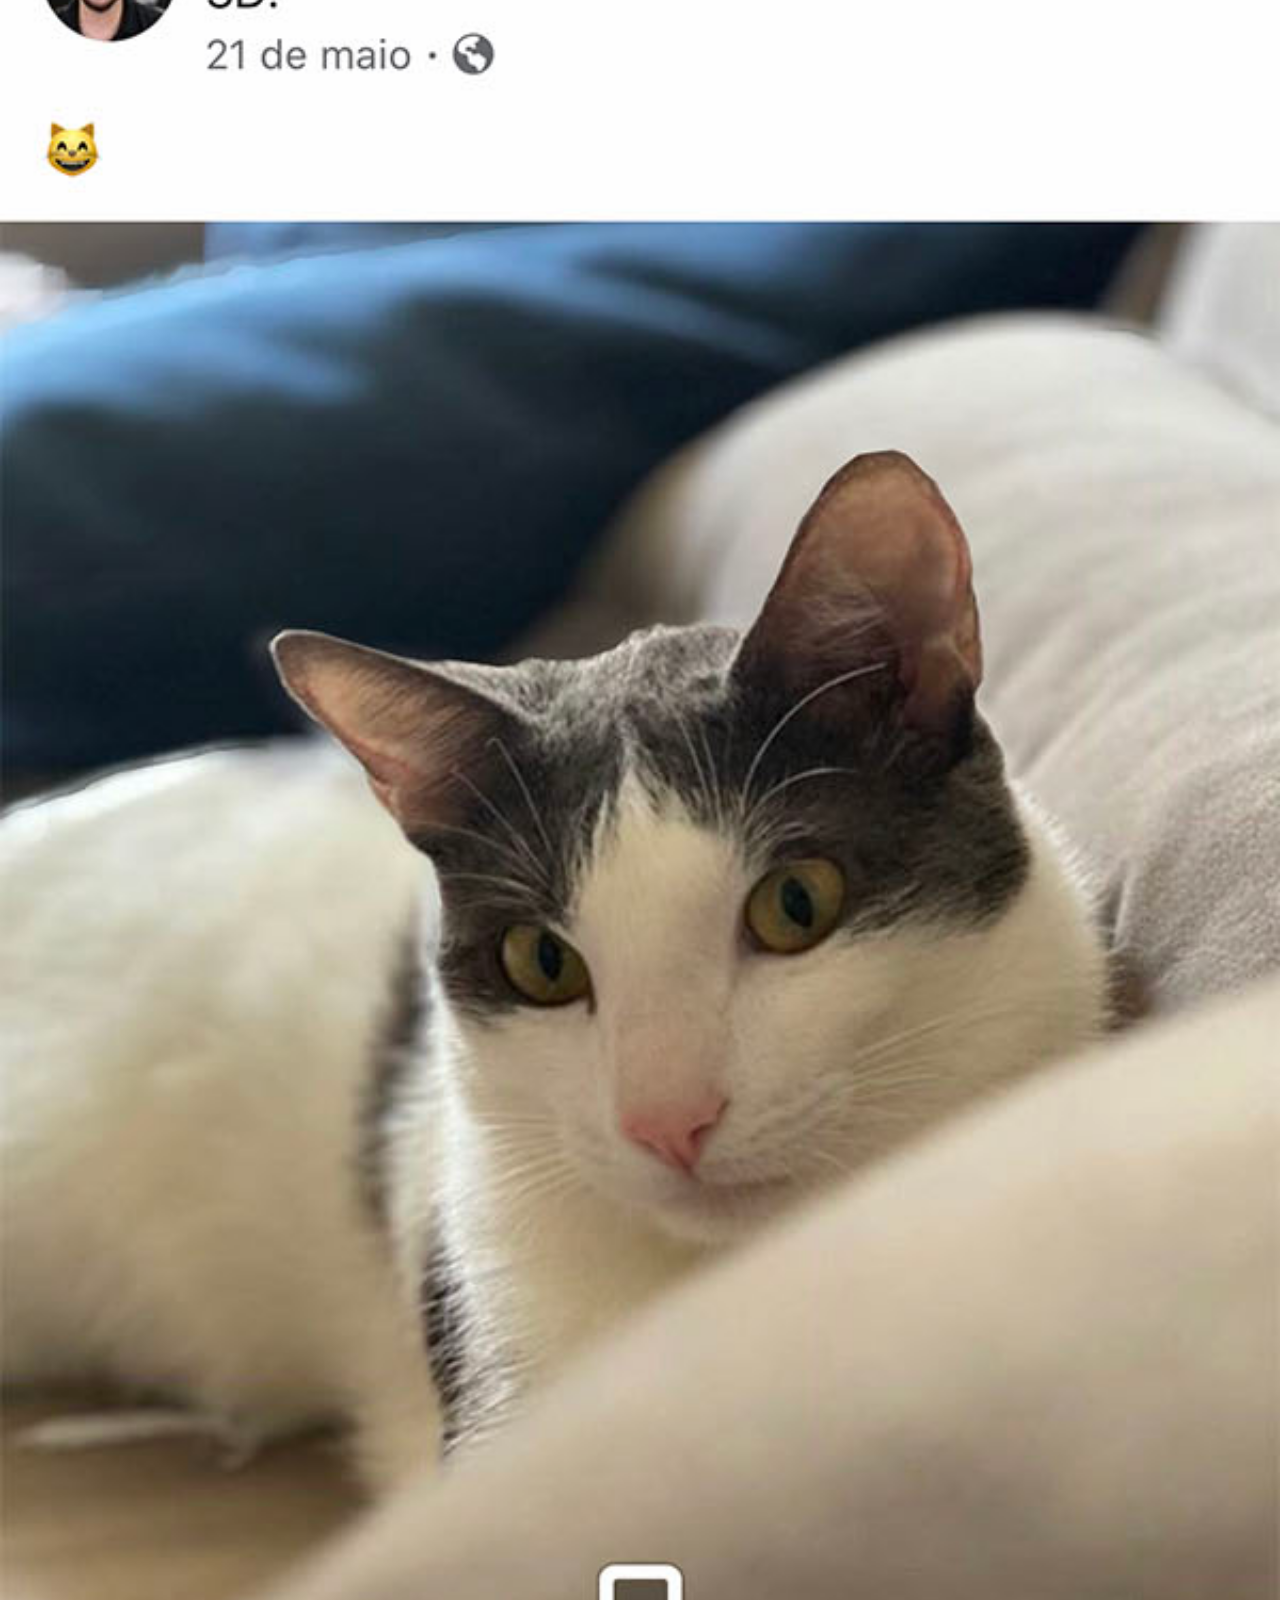
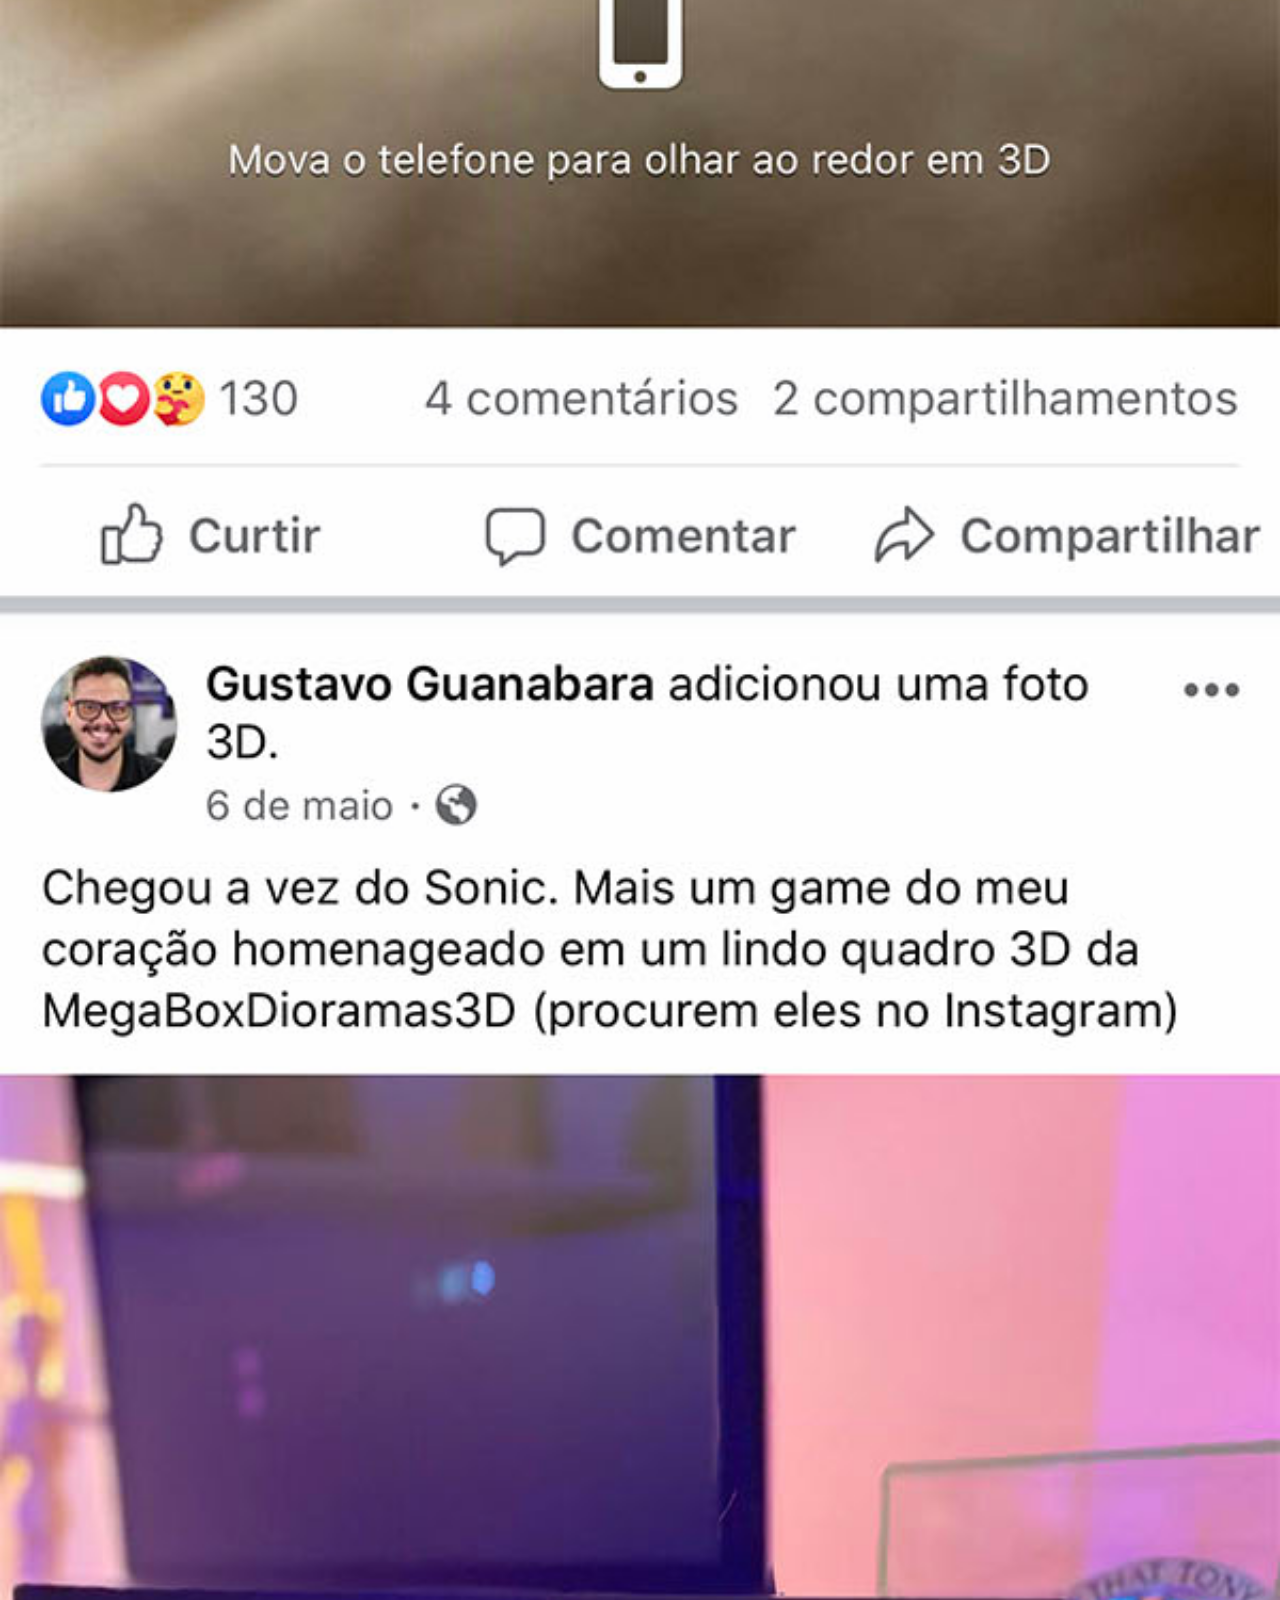
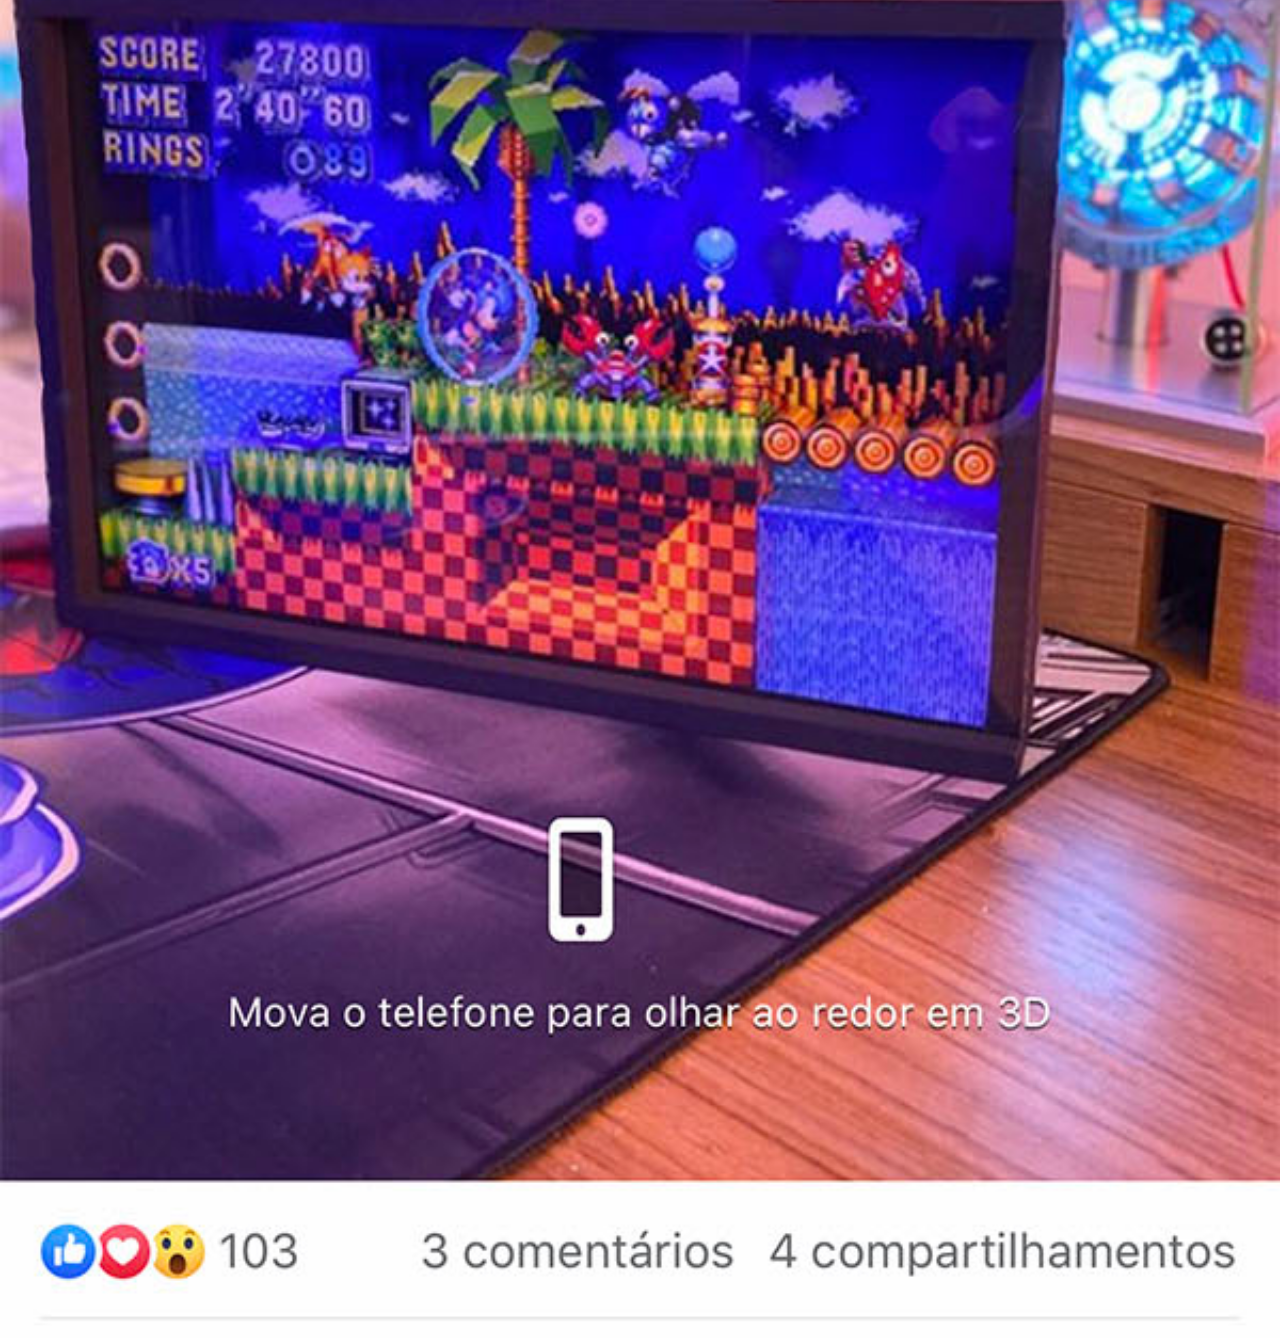
<file: Exercicios/Redes Sociais/Facebook.html>
<!DOCTYPE html>
<html lang="pt-br">
<head>
    <meta charset="UTF-8">
    <meta name="viewport" content="width=device-width, initial-scale=1.0">
    <title>Facebook</title>
    <style>
        *{
           margin: 0px; 
           padding: 0px;
        }
        ::-webkit-scrollbar{
            width: 0px;
            height: 0px;
        }
        img{
            width: 100vw;
            

        }
    </style>
</head>
<body>
    <img src="imagens/tela-facebook.jpg" alt="youtube">
</body>
</html>
</file>
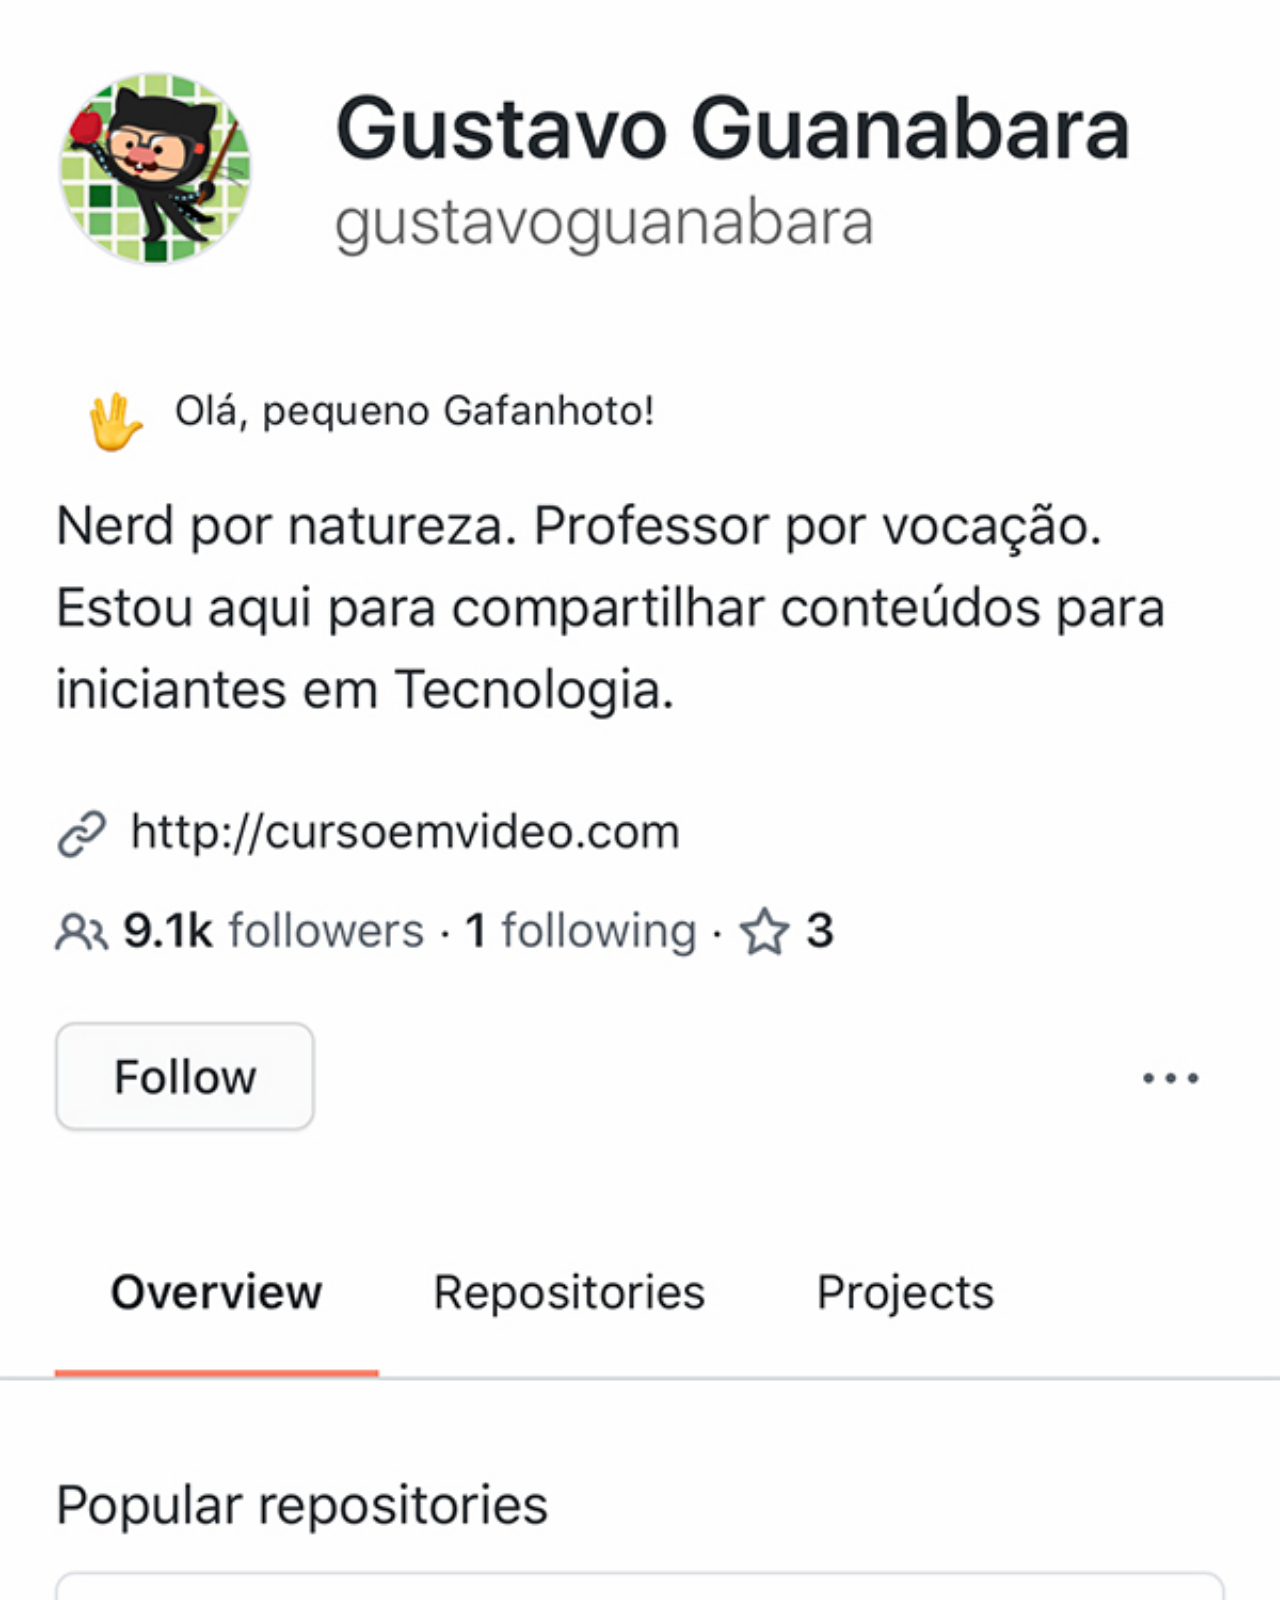
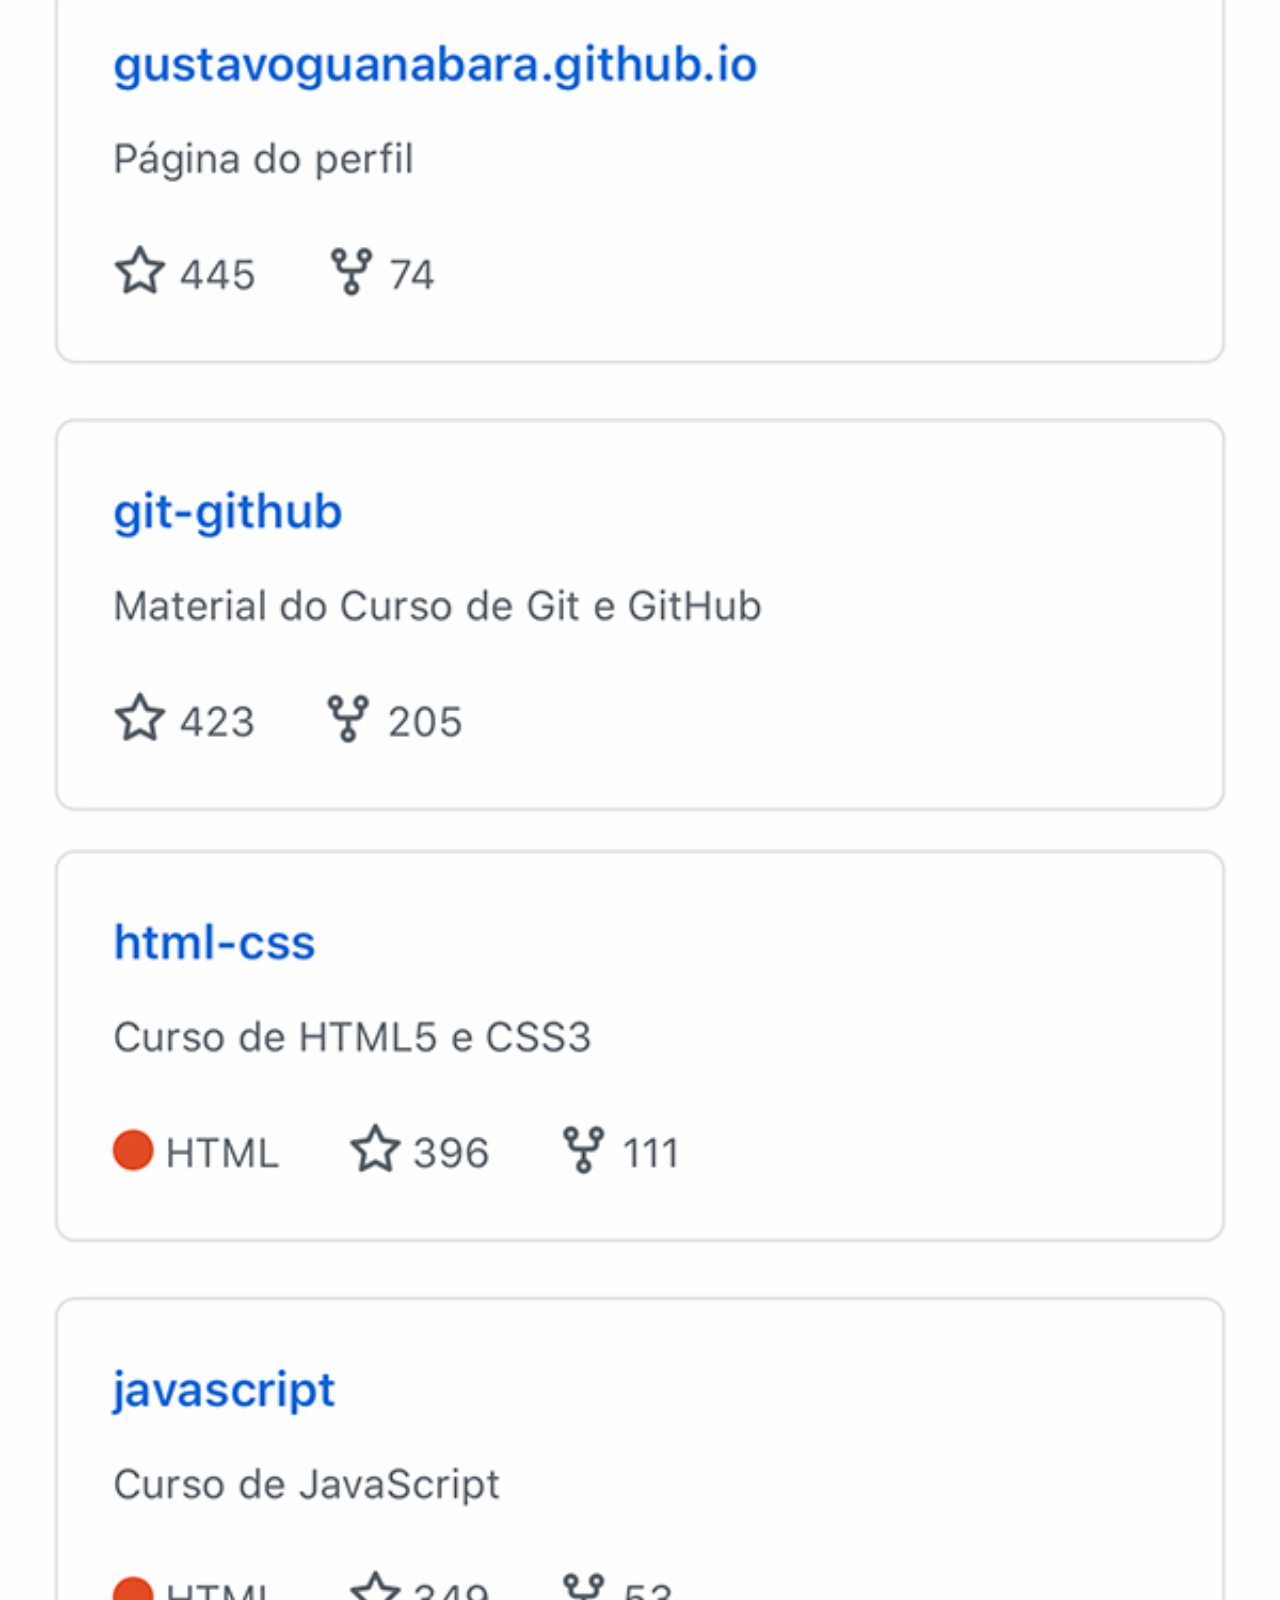
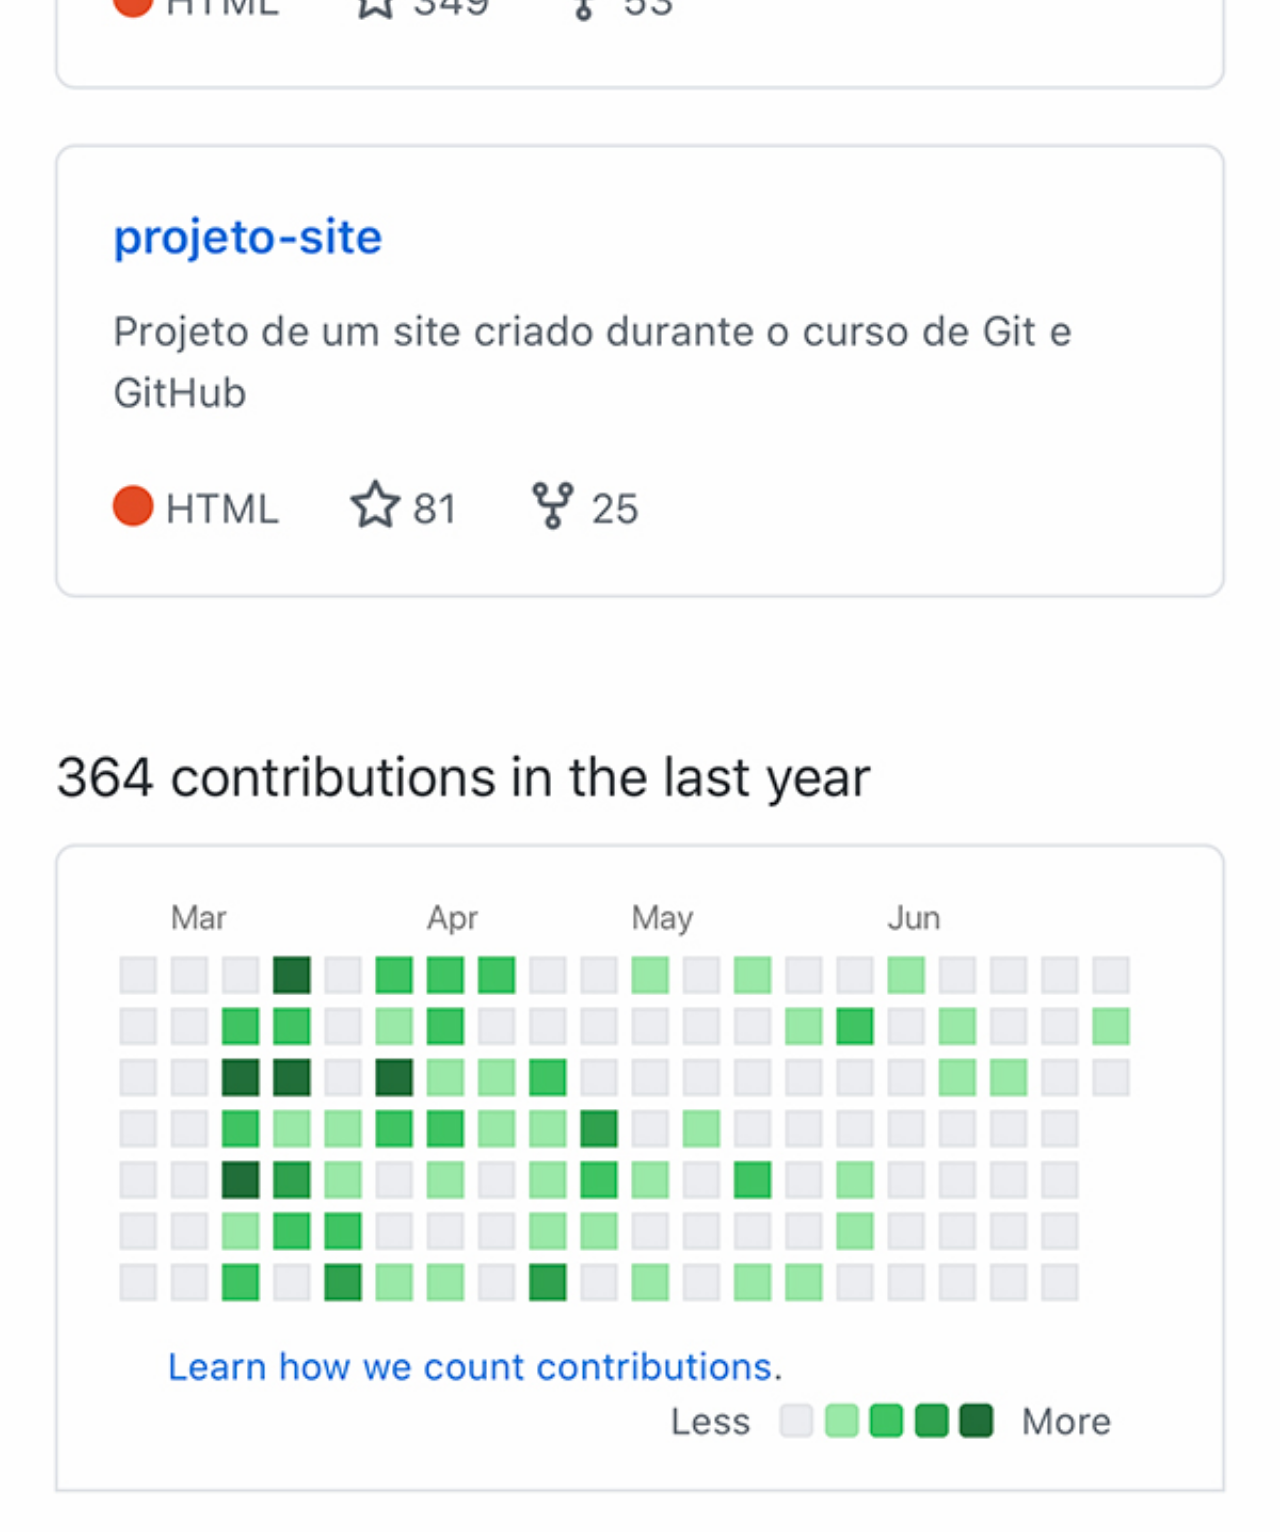
<file: Exercicios/Redes Sociais/Github.html>
<!DOCTYPE html>
<html lang="pt-br">
<head>
    <meta charset="UTF-8">
    <meta name="viewport" content="width=device-width, initial-scale=1.0">
    <title>Youtube</title>
    <style>
        *{
           margin: 0px; 
           padding: 0px;
        }
        ::-webkit-scrollbar{
            width: 0px;
            height: 0px;
        }
        img{
            width: 100vw;
            

        }
    </style>
</head>
<body>
    <img src="imagens/tela-github.jpg" alt="youtube">
</body>
</html>
</file>
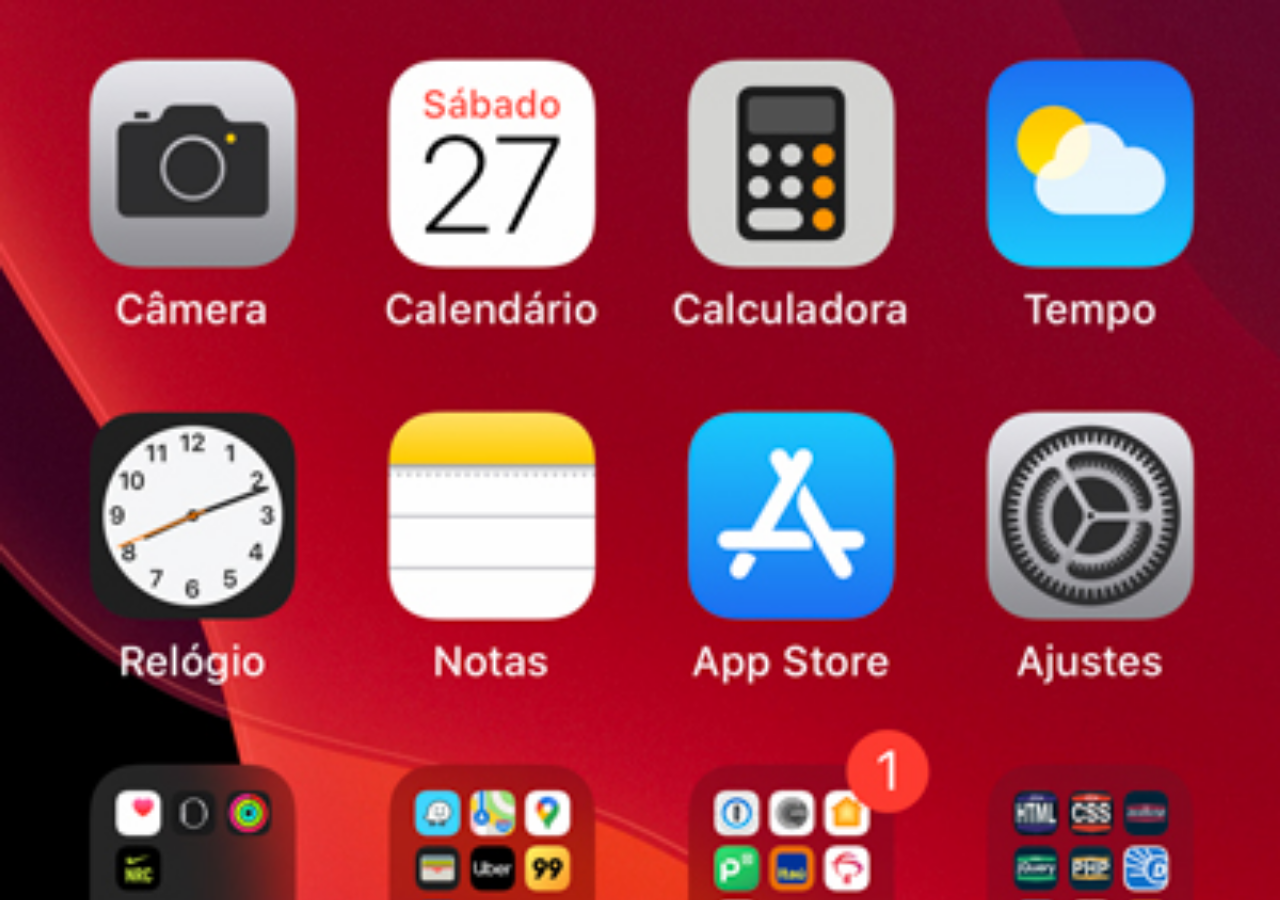
<file: Exercicios/Redes Sociais/home.html>
<!DOCTYPE html>
<html lang="pt-br">
<head>
    <meta charset="UTF-8">
    <meta name="viewport" content="width=device-width, initial-scale=1.0">
    <link rel="shortcut icon" href="favicon.ico" type="image/x-icon">
    <style>
        *{
            margin: 0px;
            padding: 0px;
        }
        body{
            width: 100vw;
            height: 100vh;
            background: black url("imagens/tela-home.jpg") no-repeat top center;
            background-size: cover;
        }
    </style>
    <title>Home</title>
</head>
<body>


</body>
</html>
</file>
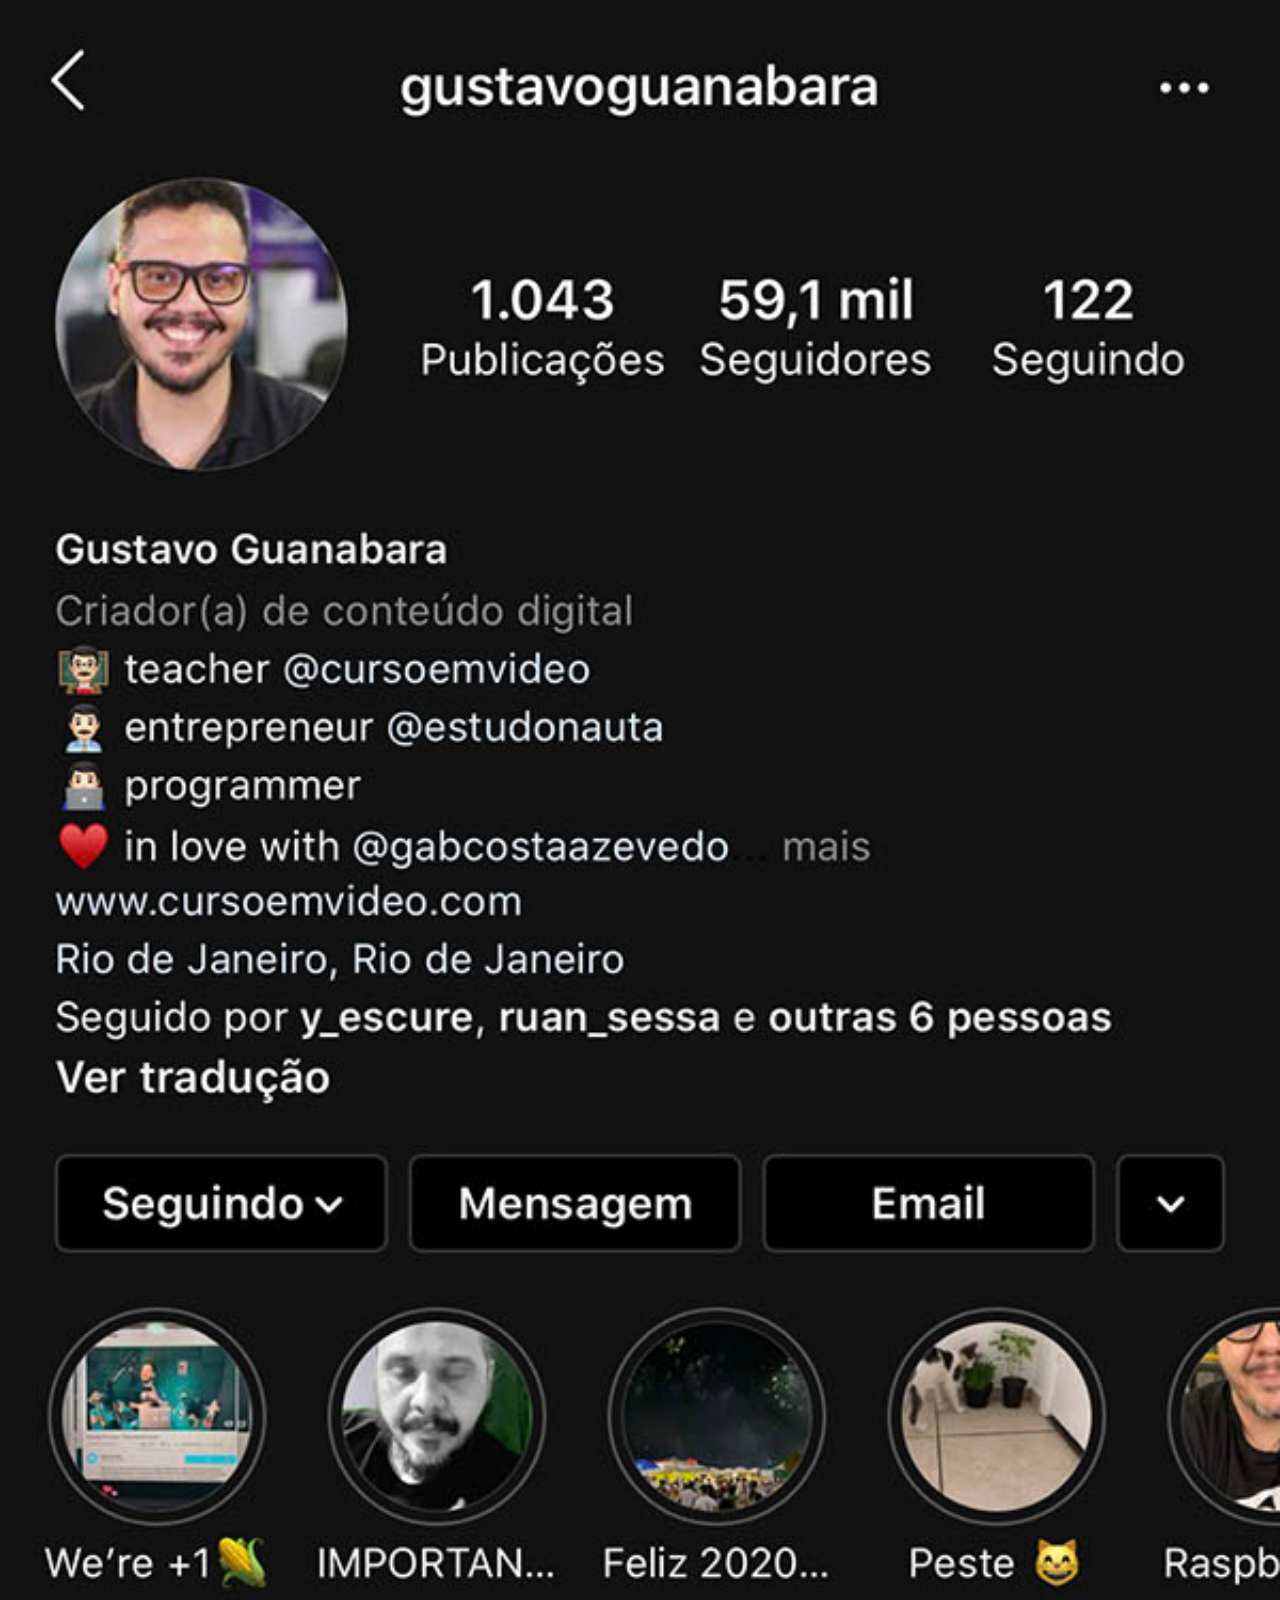
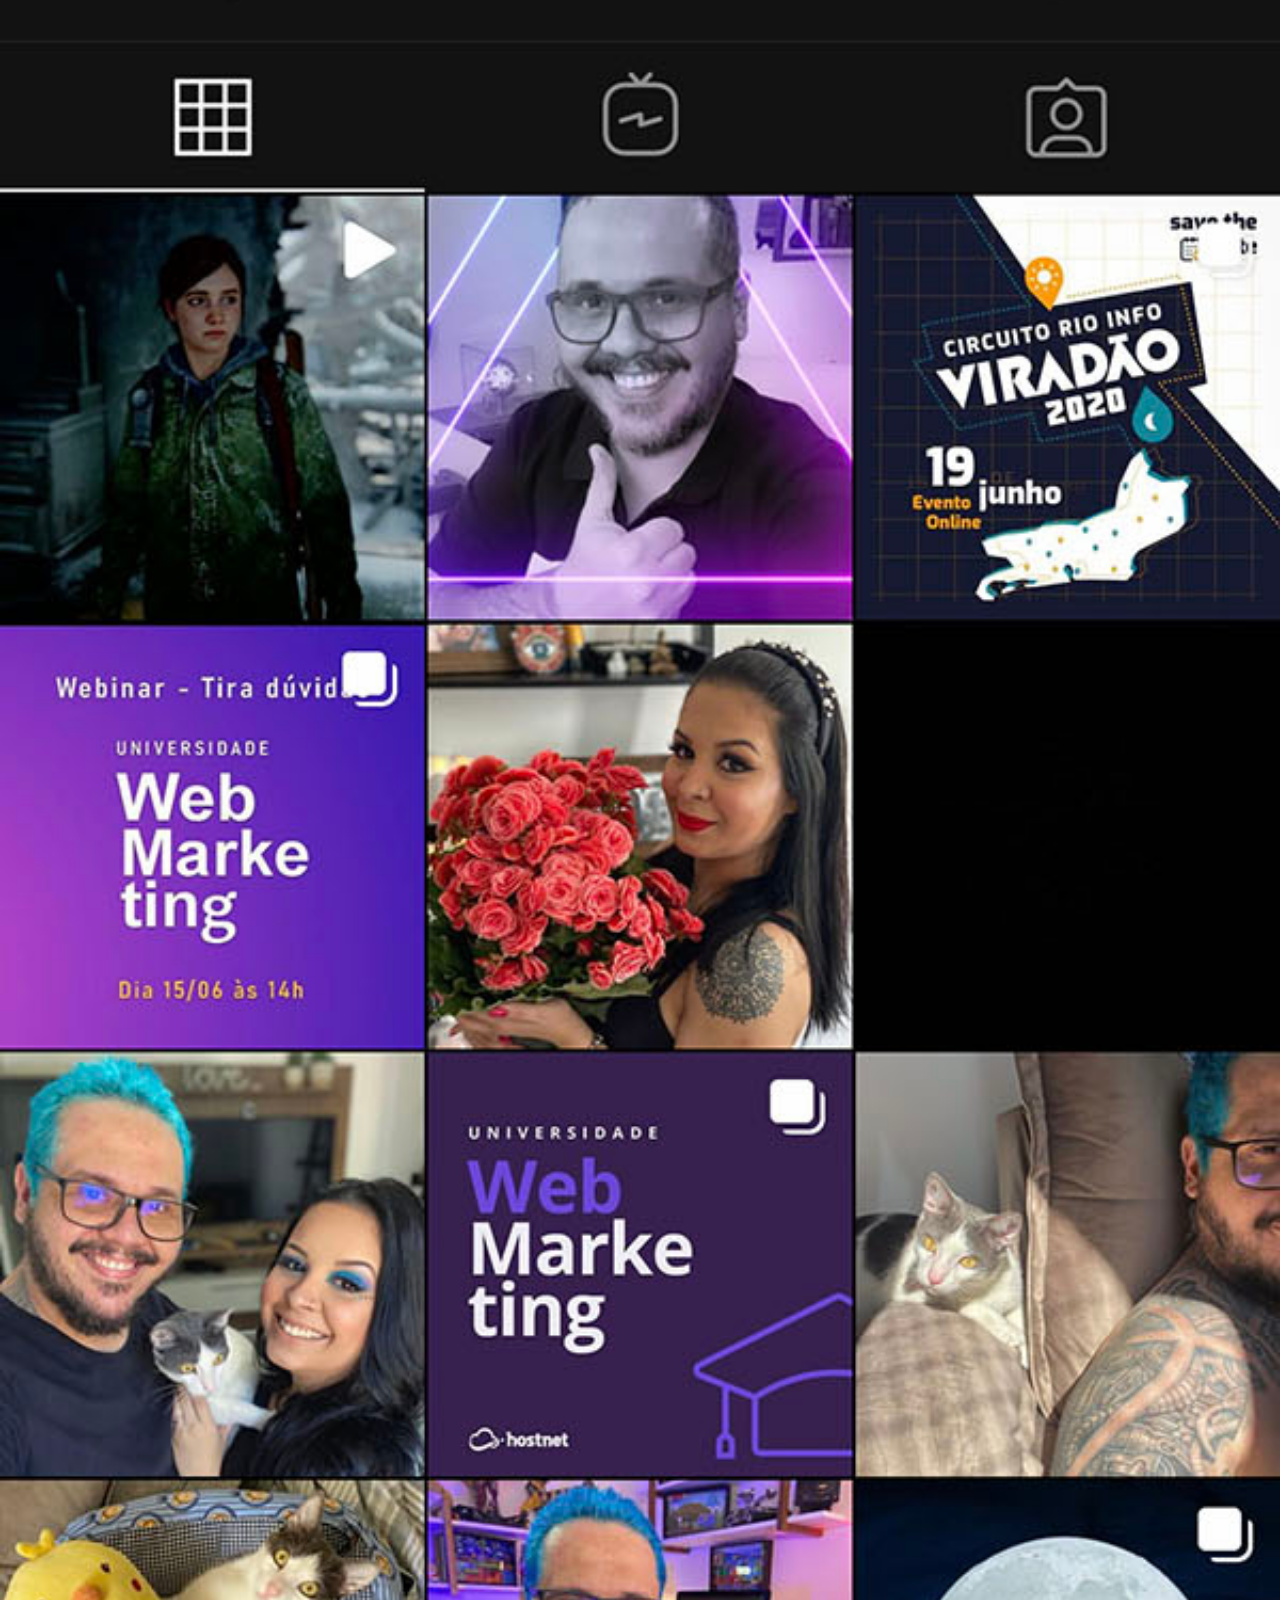
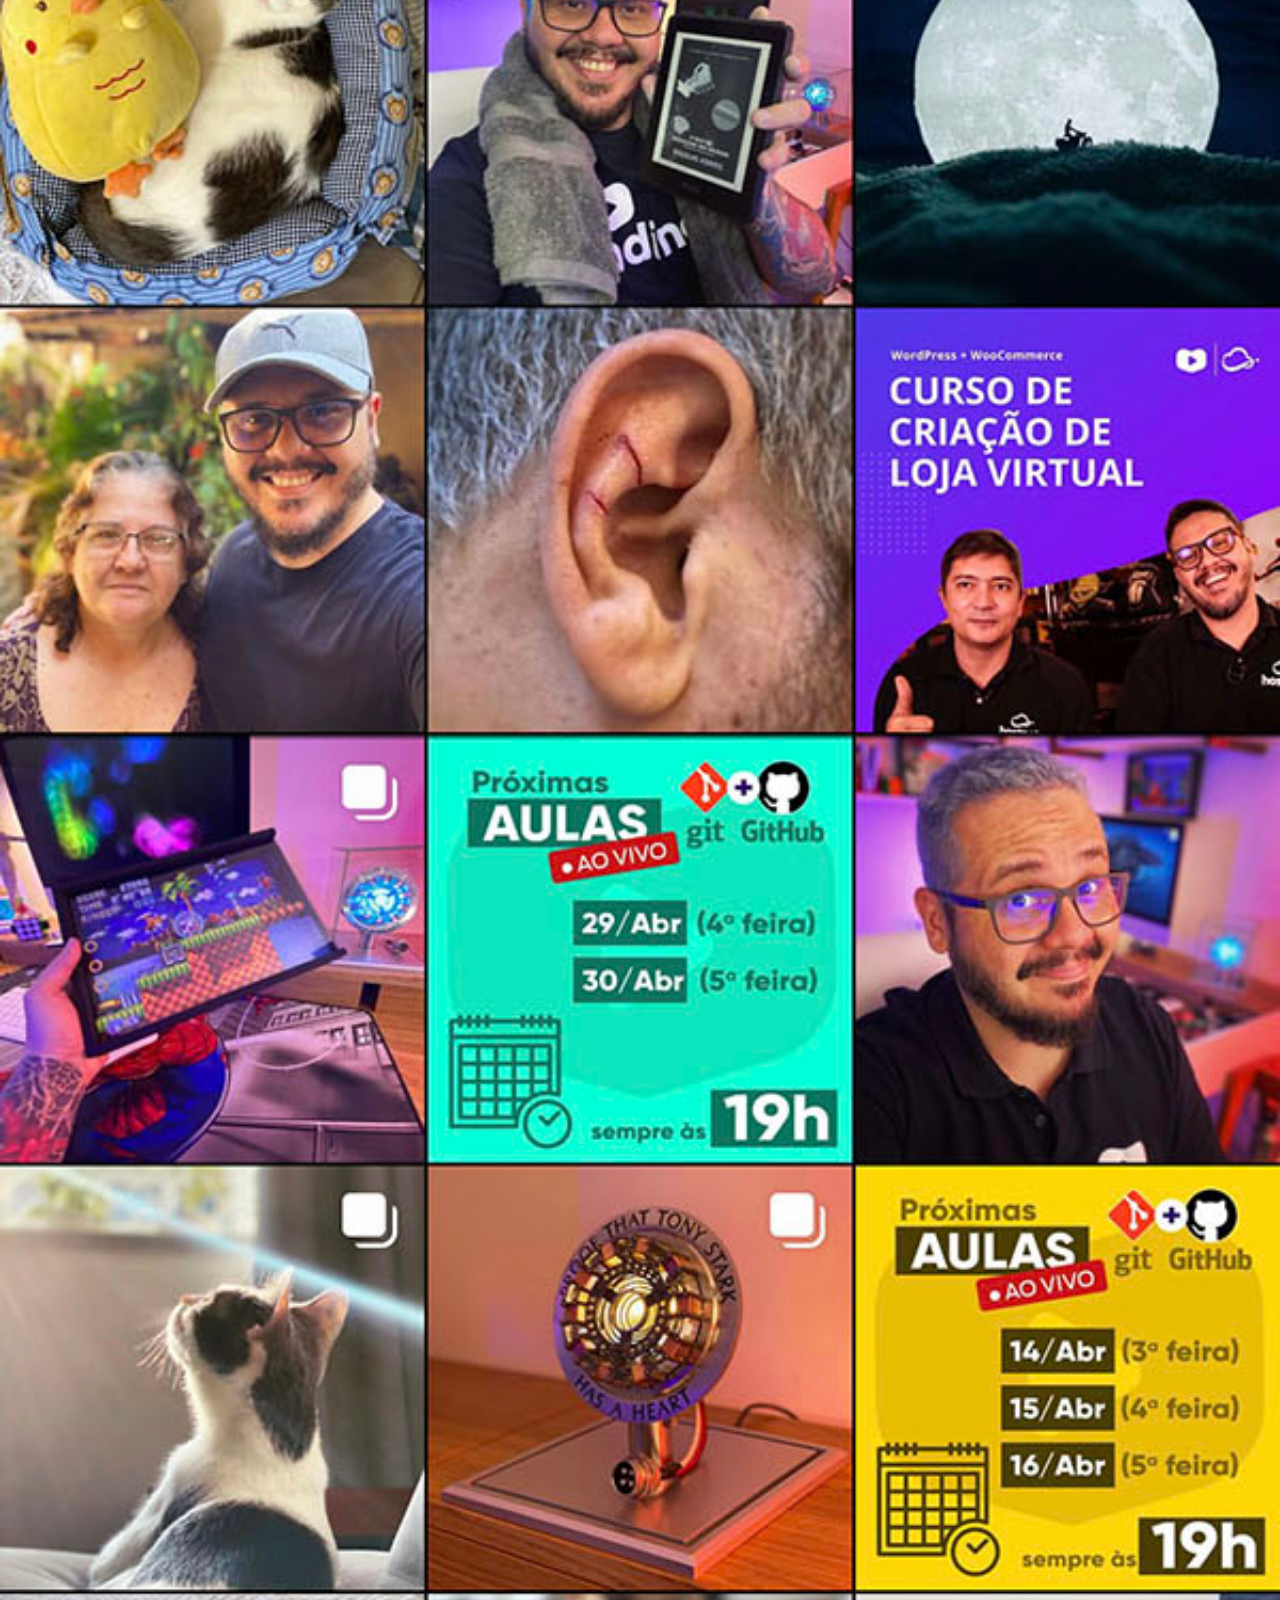
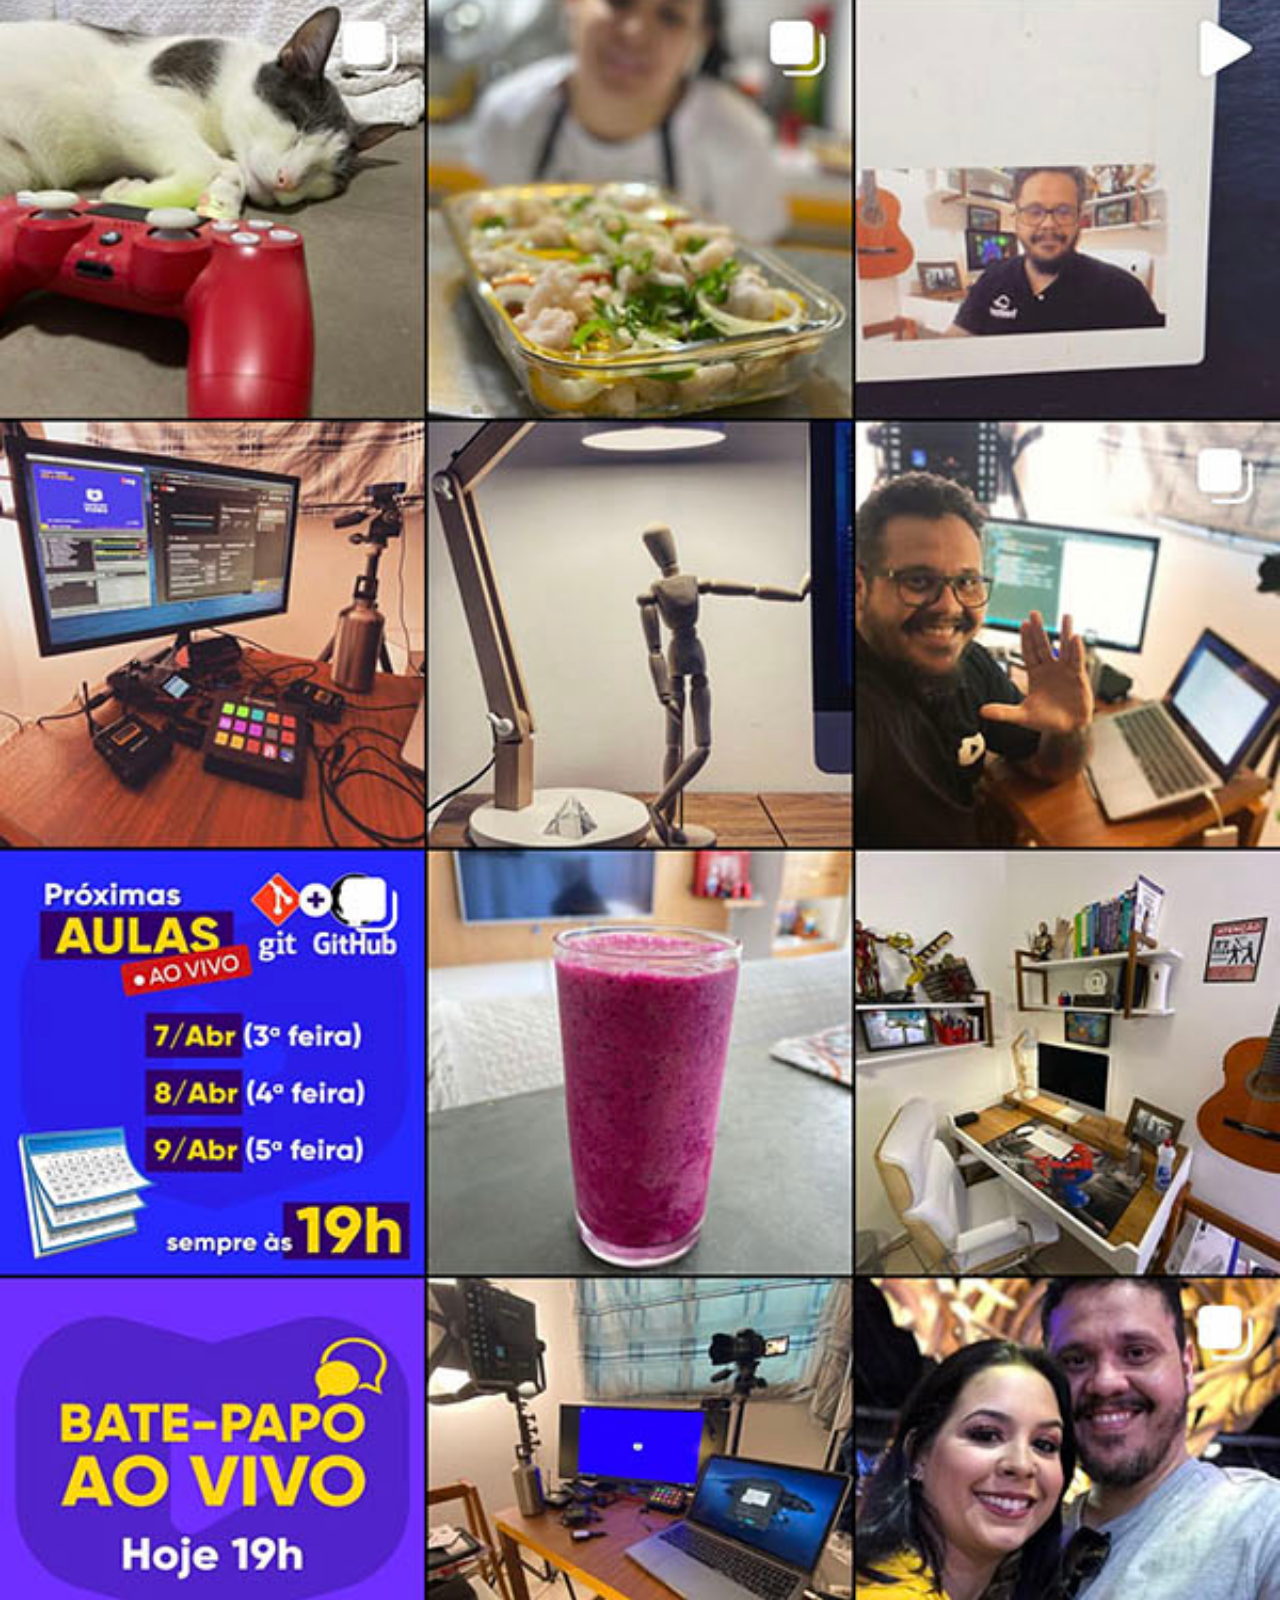
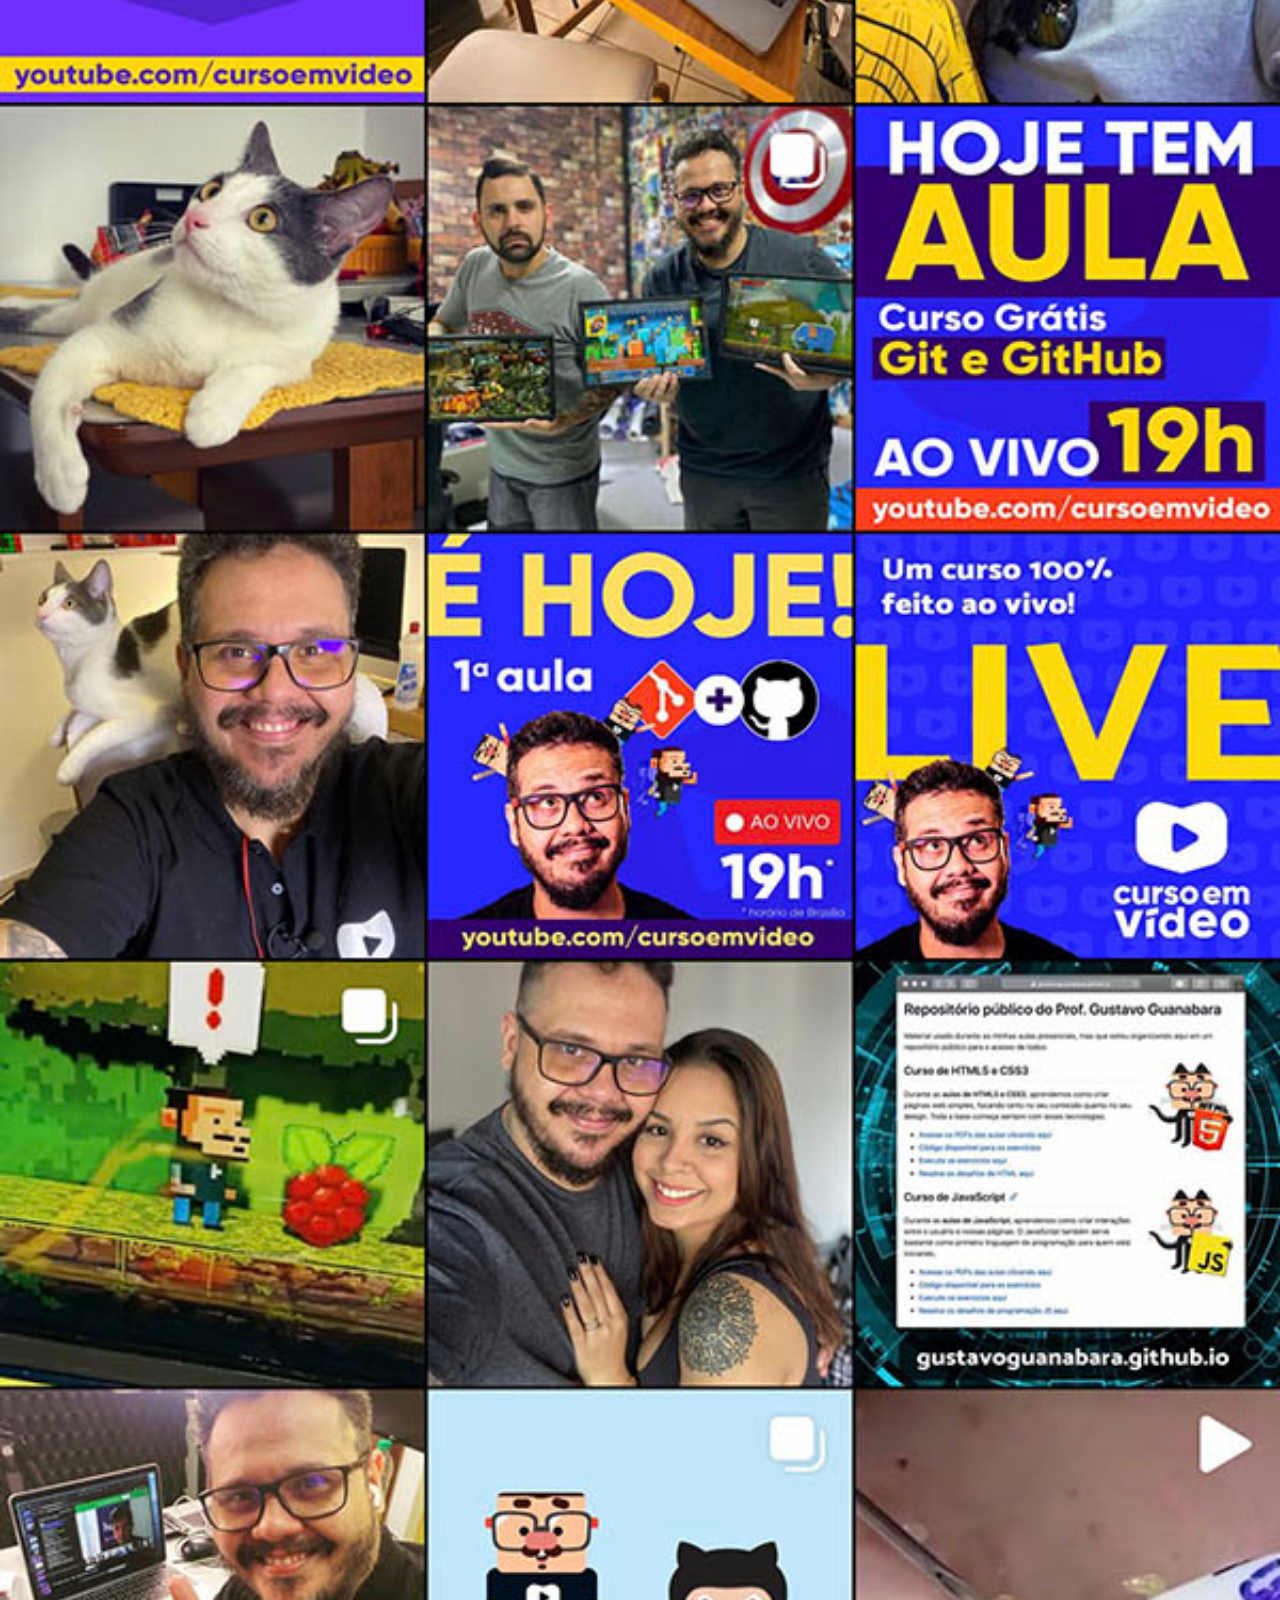
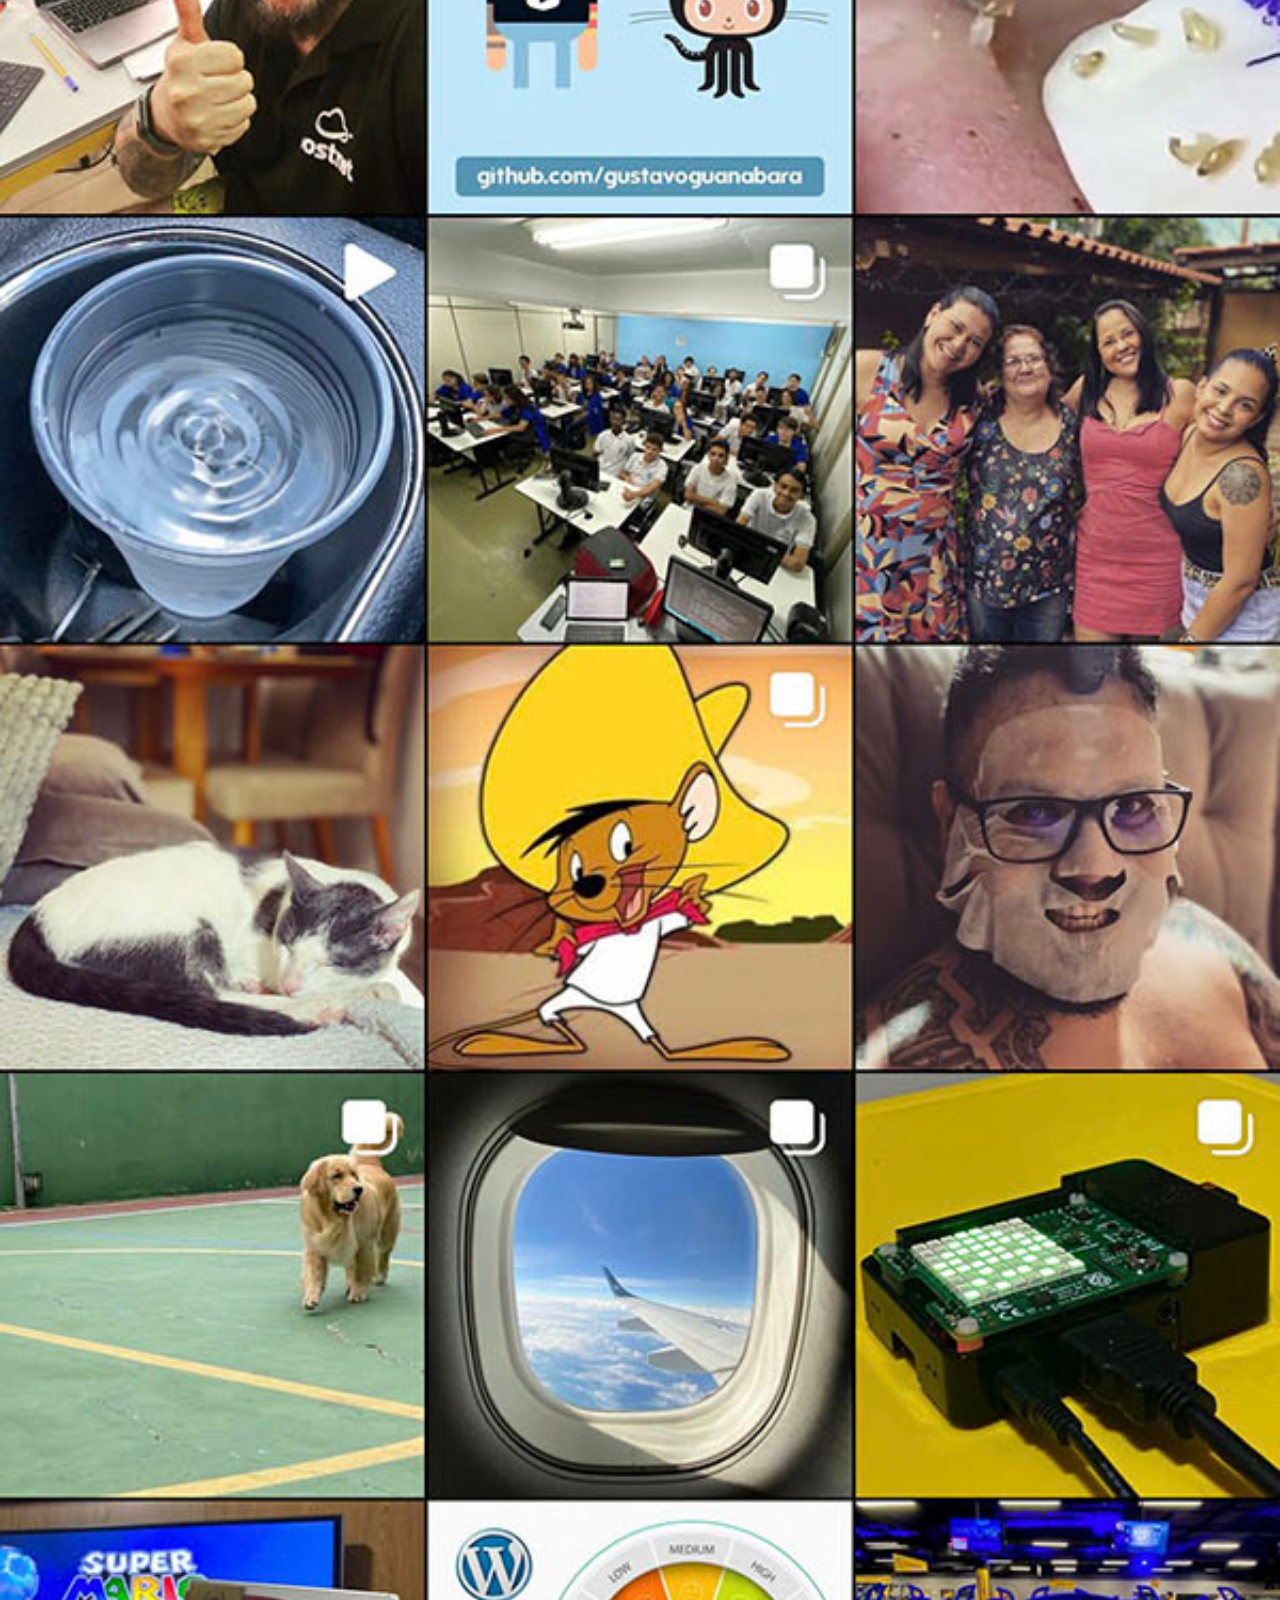
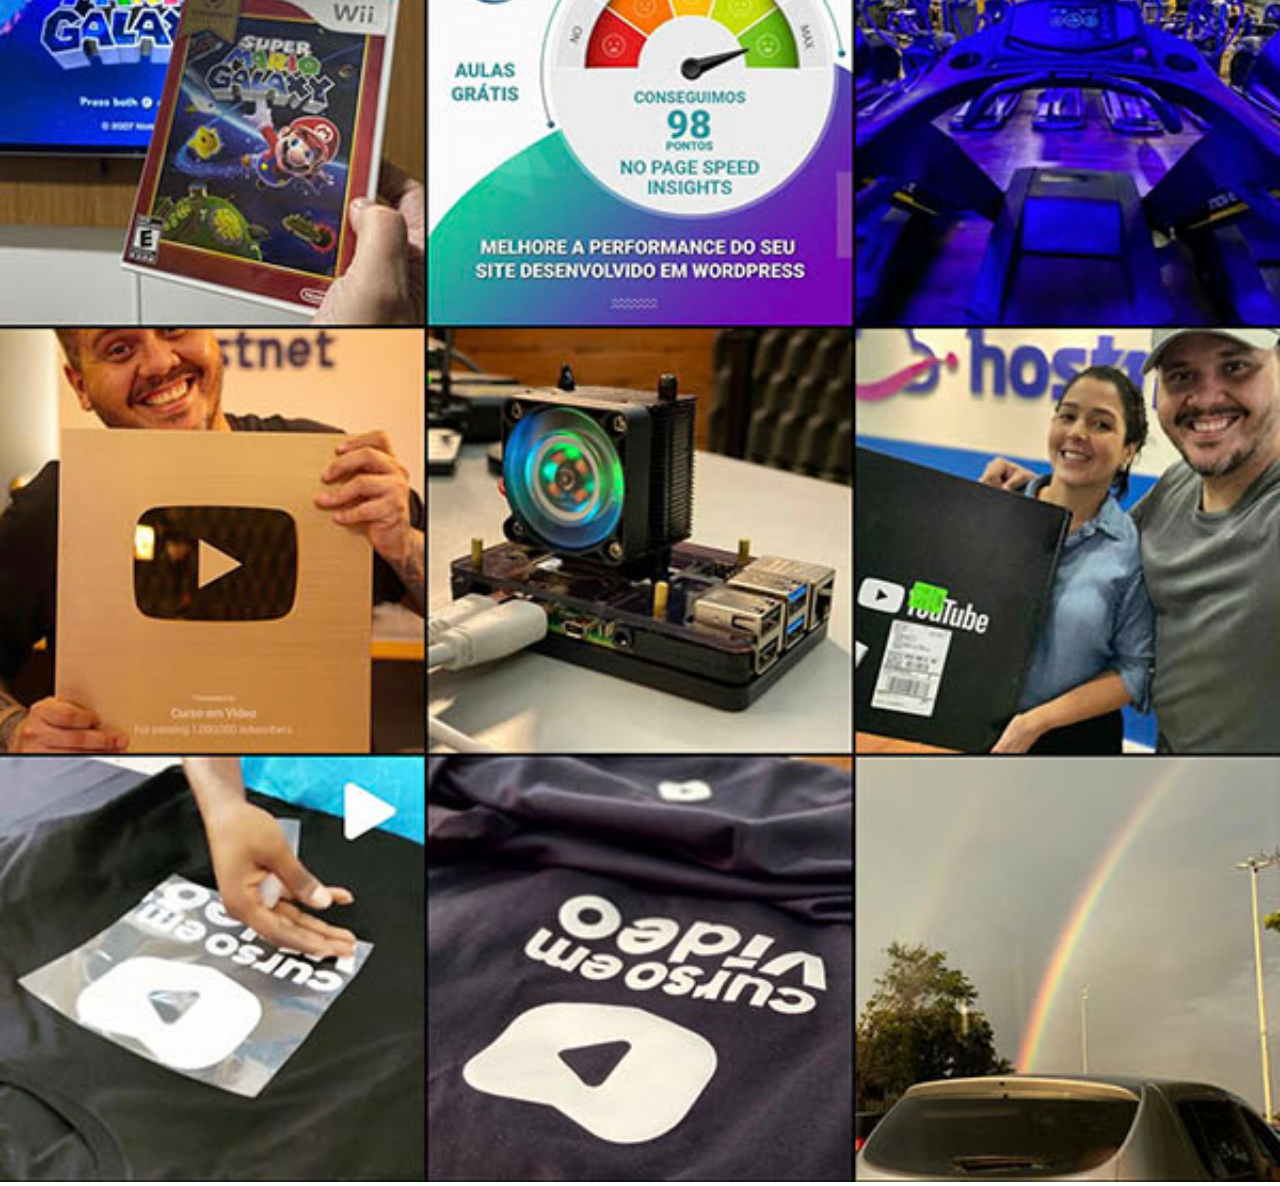
<file: Exercicios/Redes Sociais/Instagram.html>
<!DOCTYPE html>
<html lang="pt-br">
<head>
    <meta charset="UTF-8">
    <meta name="viewport" content="width=device-width, initial-scale=1.0">
    <title>Instagram</title>
    <style>
        *{
           margin: 0px; 
           padding: 0px;
        }
        ::-webkit-scrollbar{
            width: 0px;
            height: 0px;
        }
        img{
            width: 100vw;
            

        }
    </style>
</head>
<body>
    <img src="imagens/tela-instagram.jpg" alt="youtube">
</body>
</html>
</file>
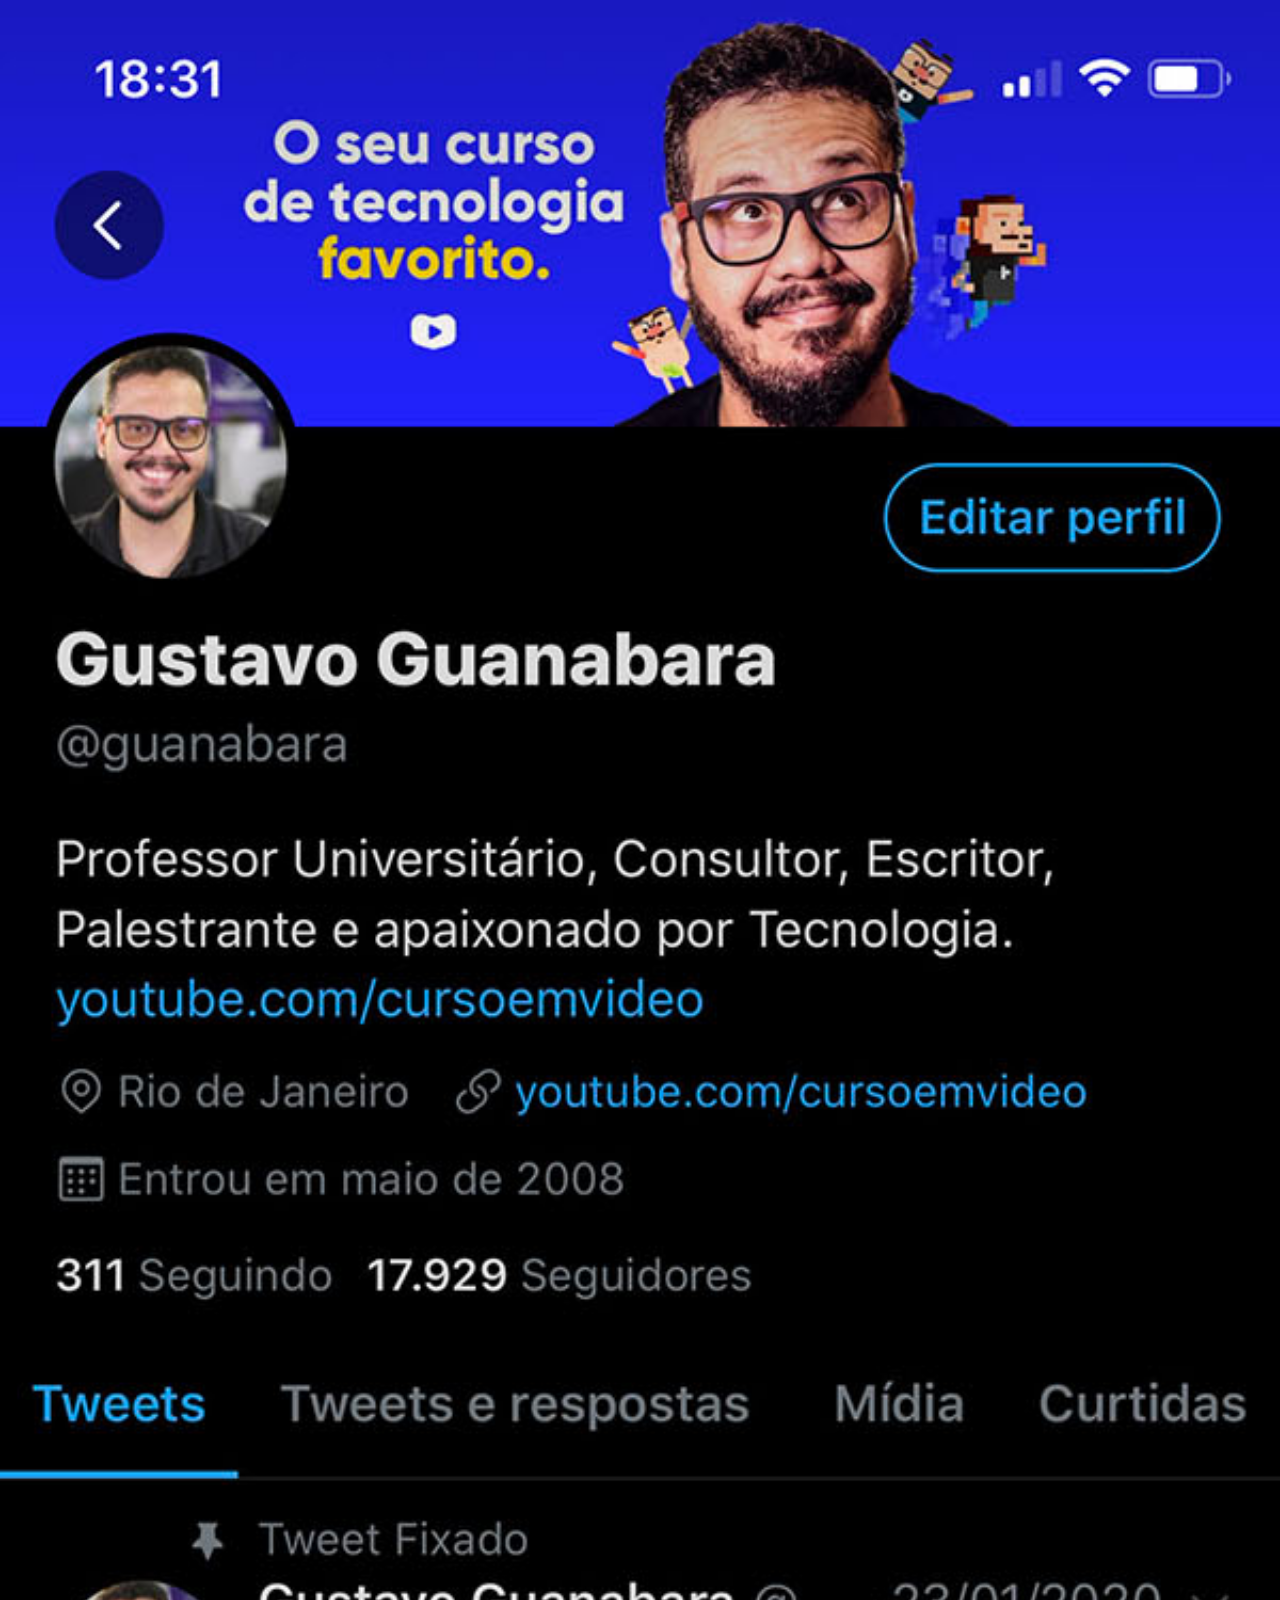
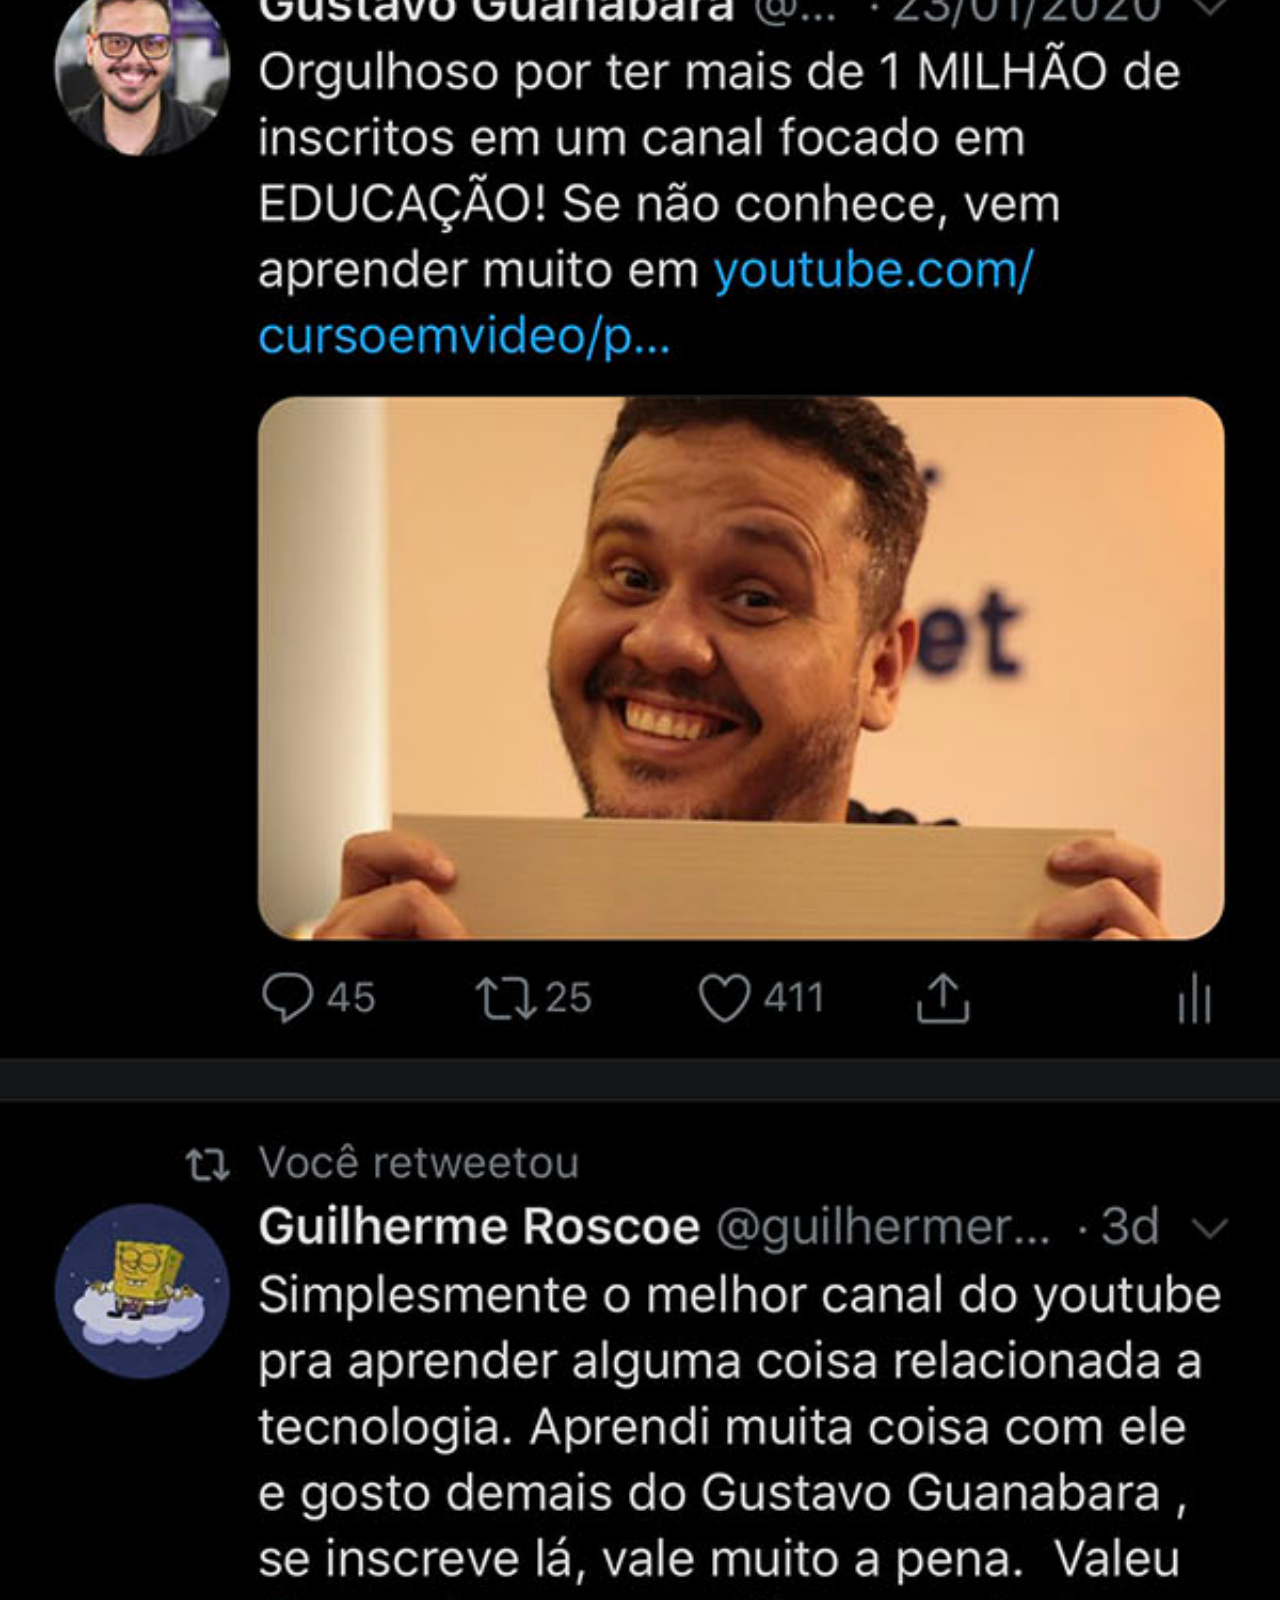
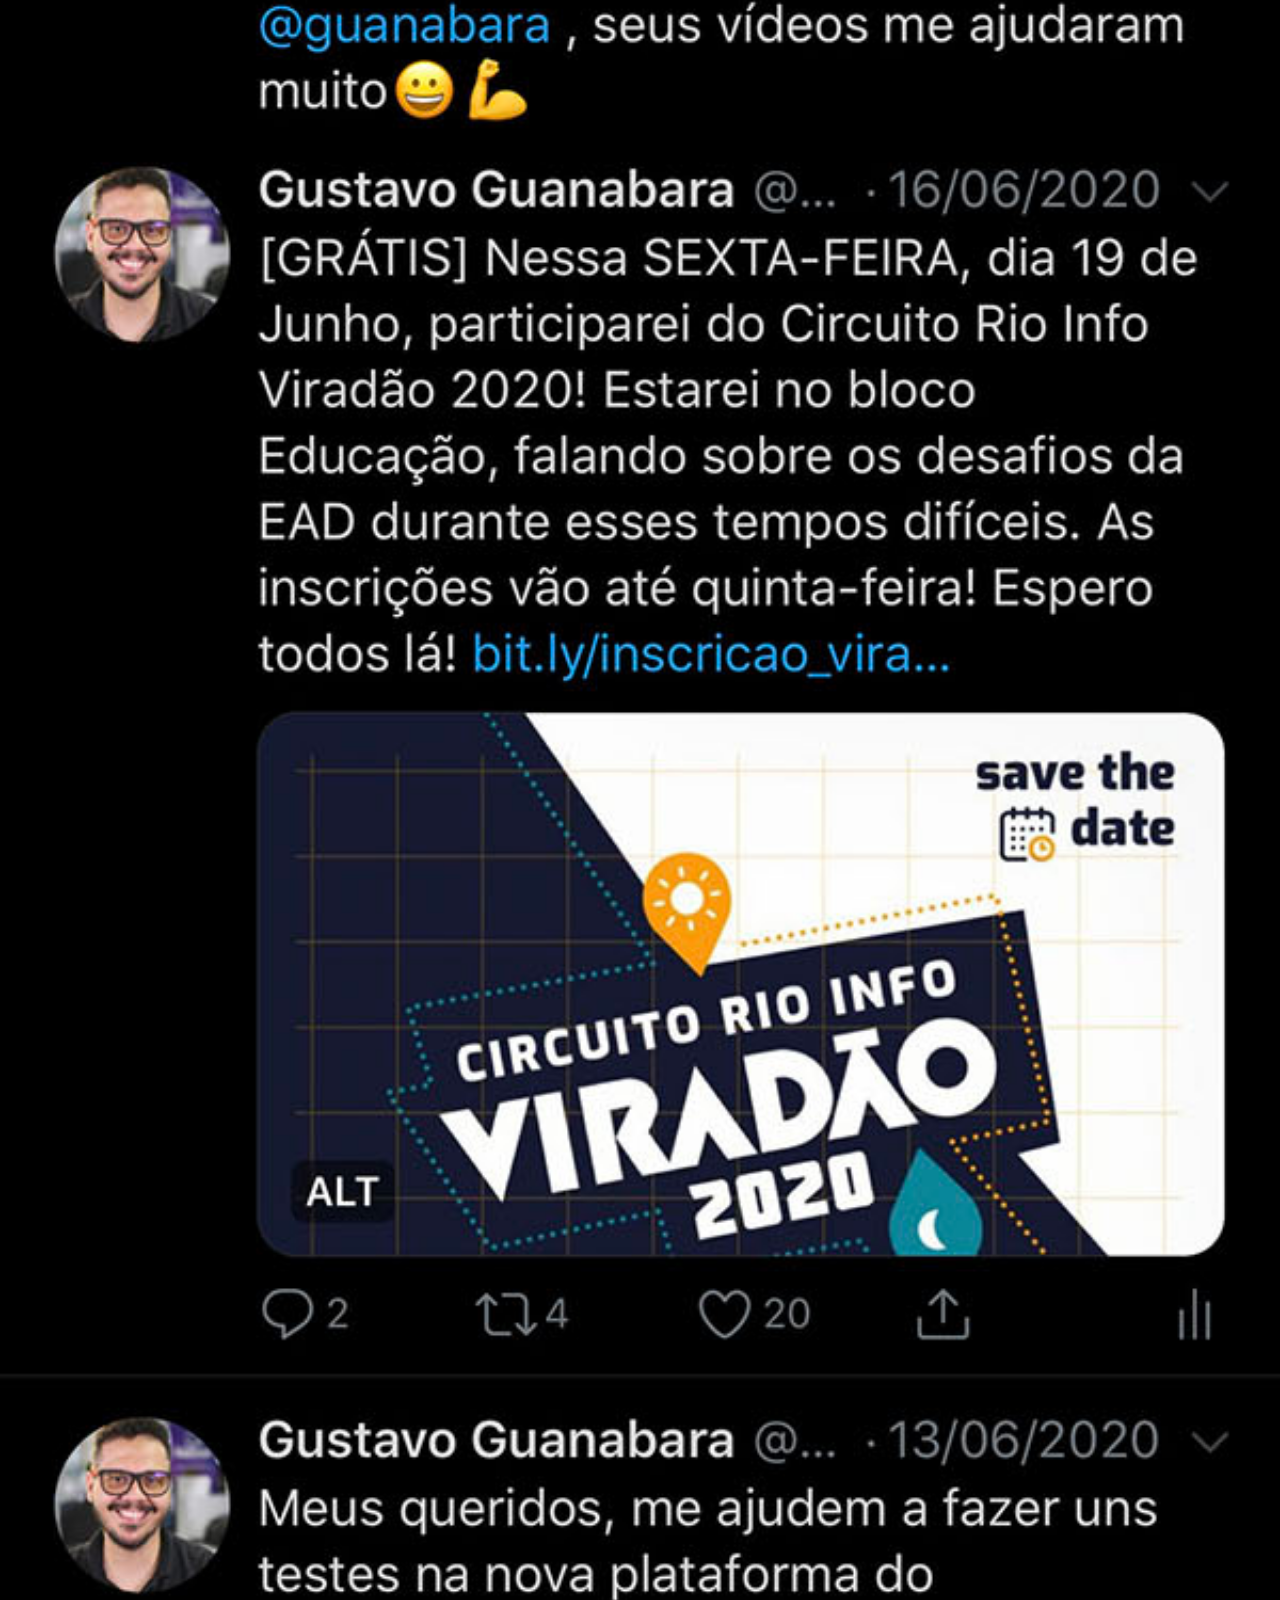
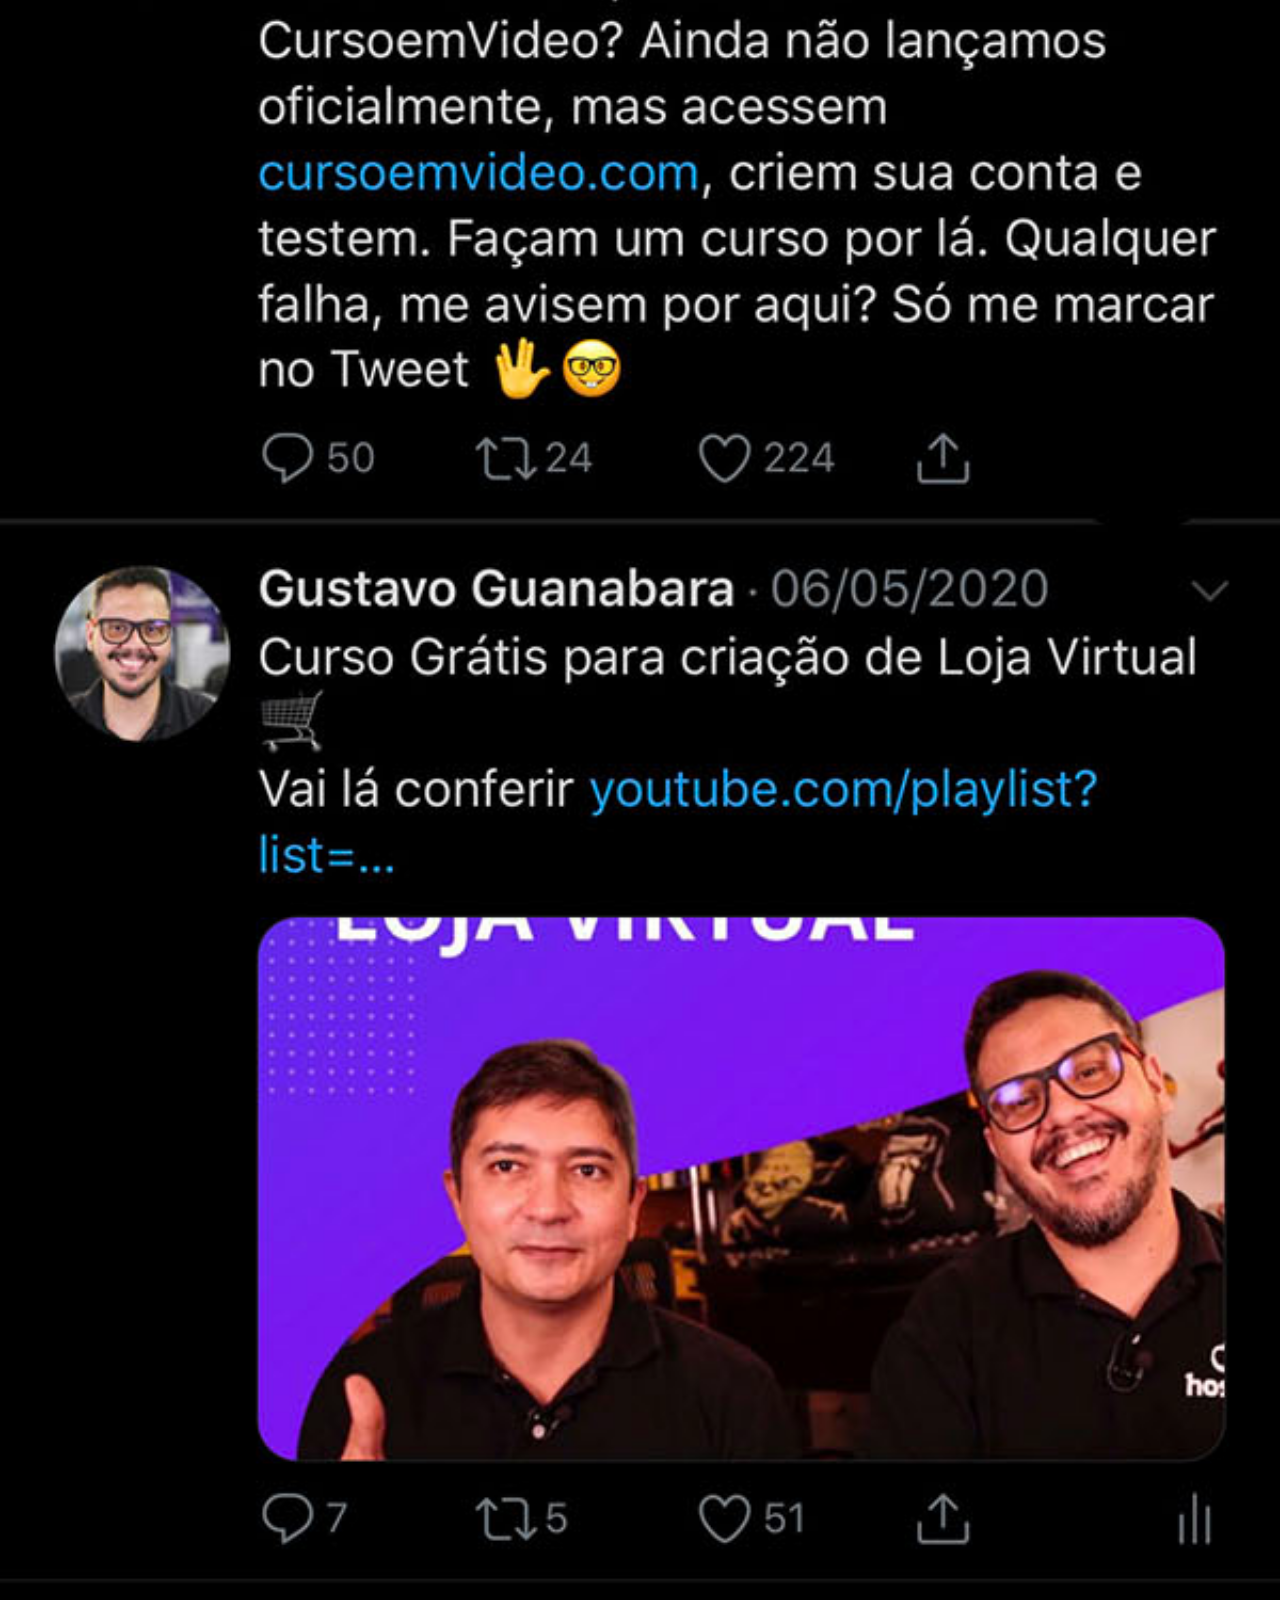
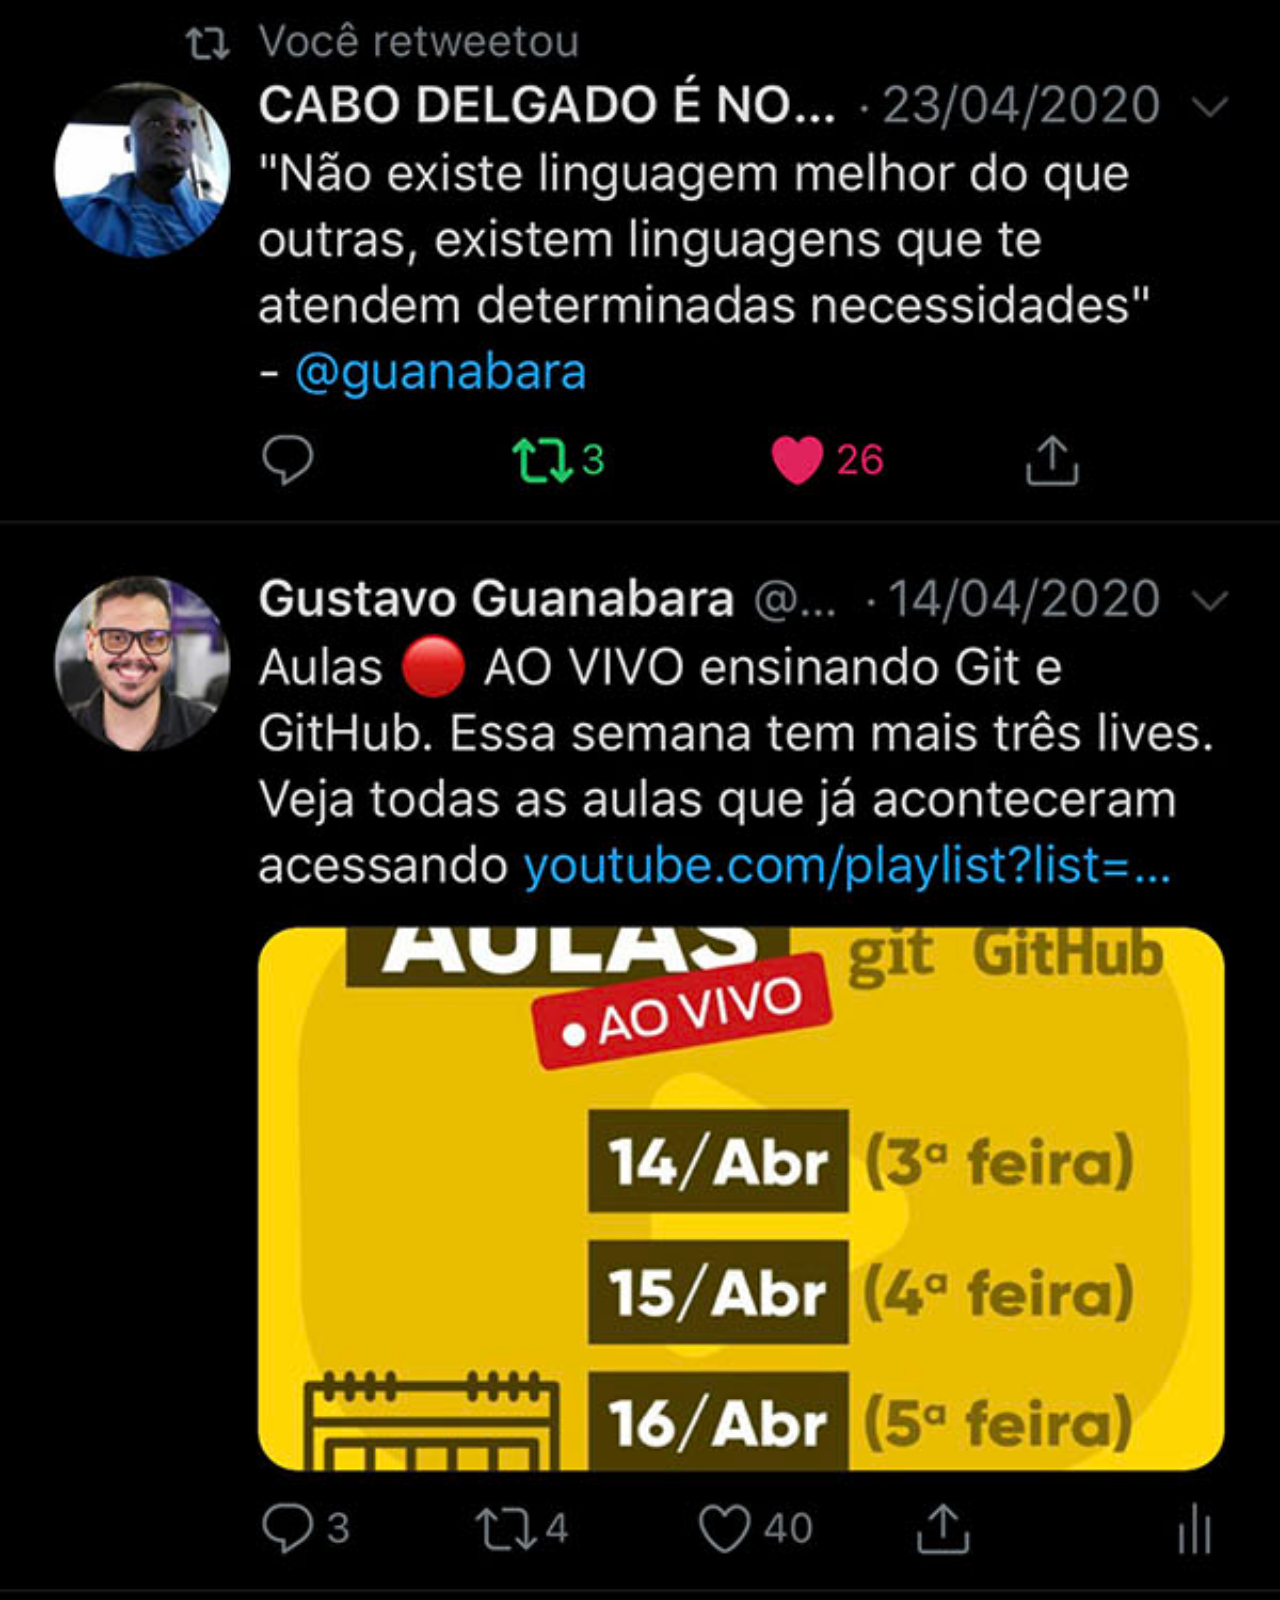
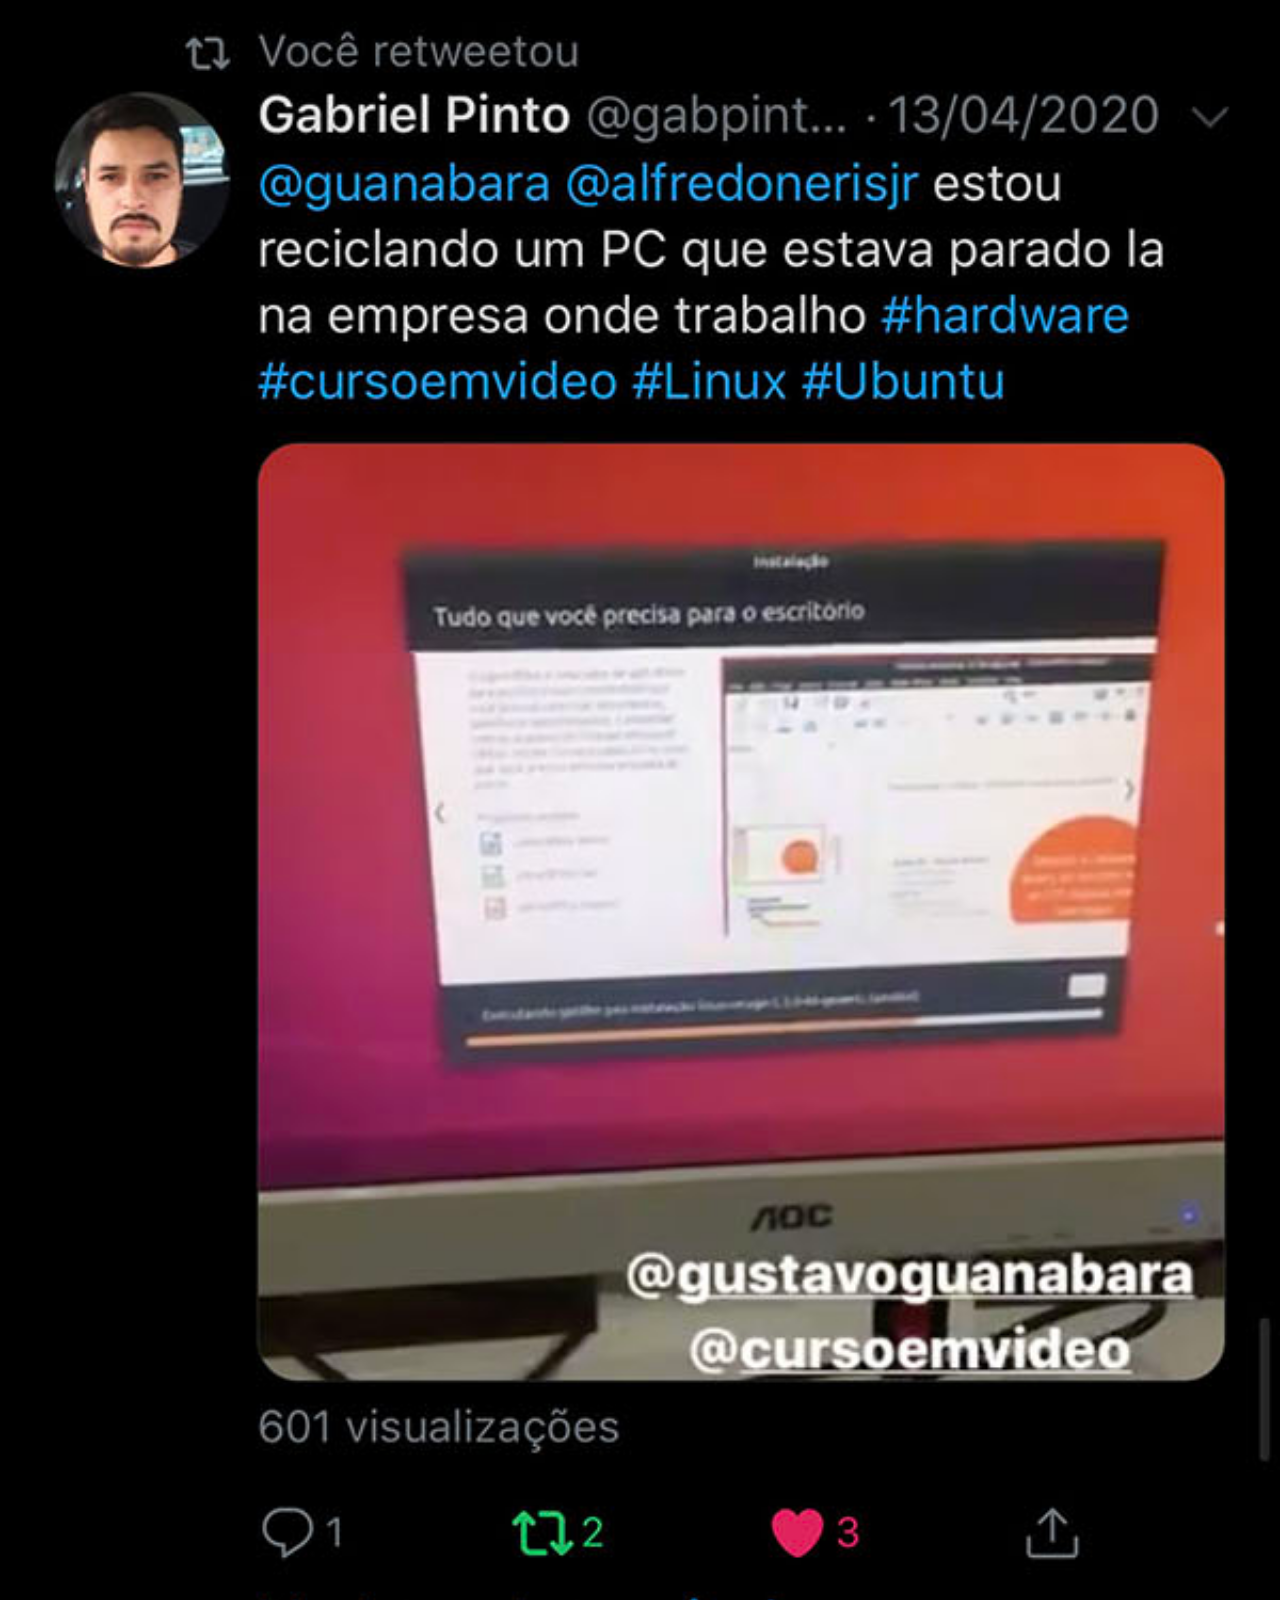
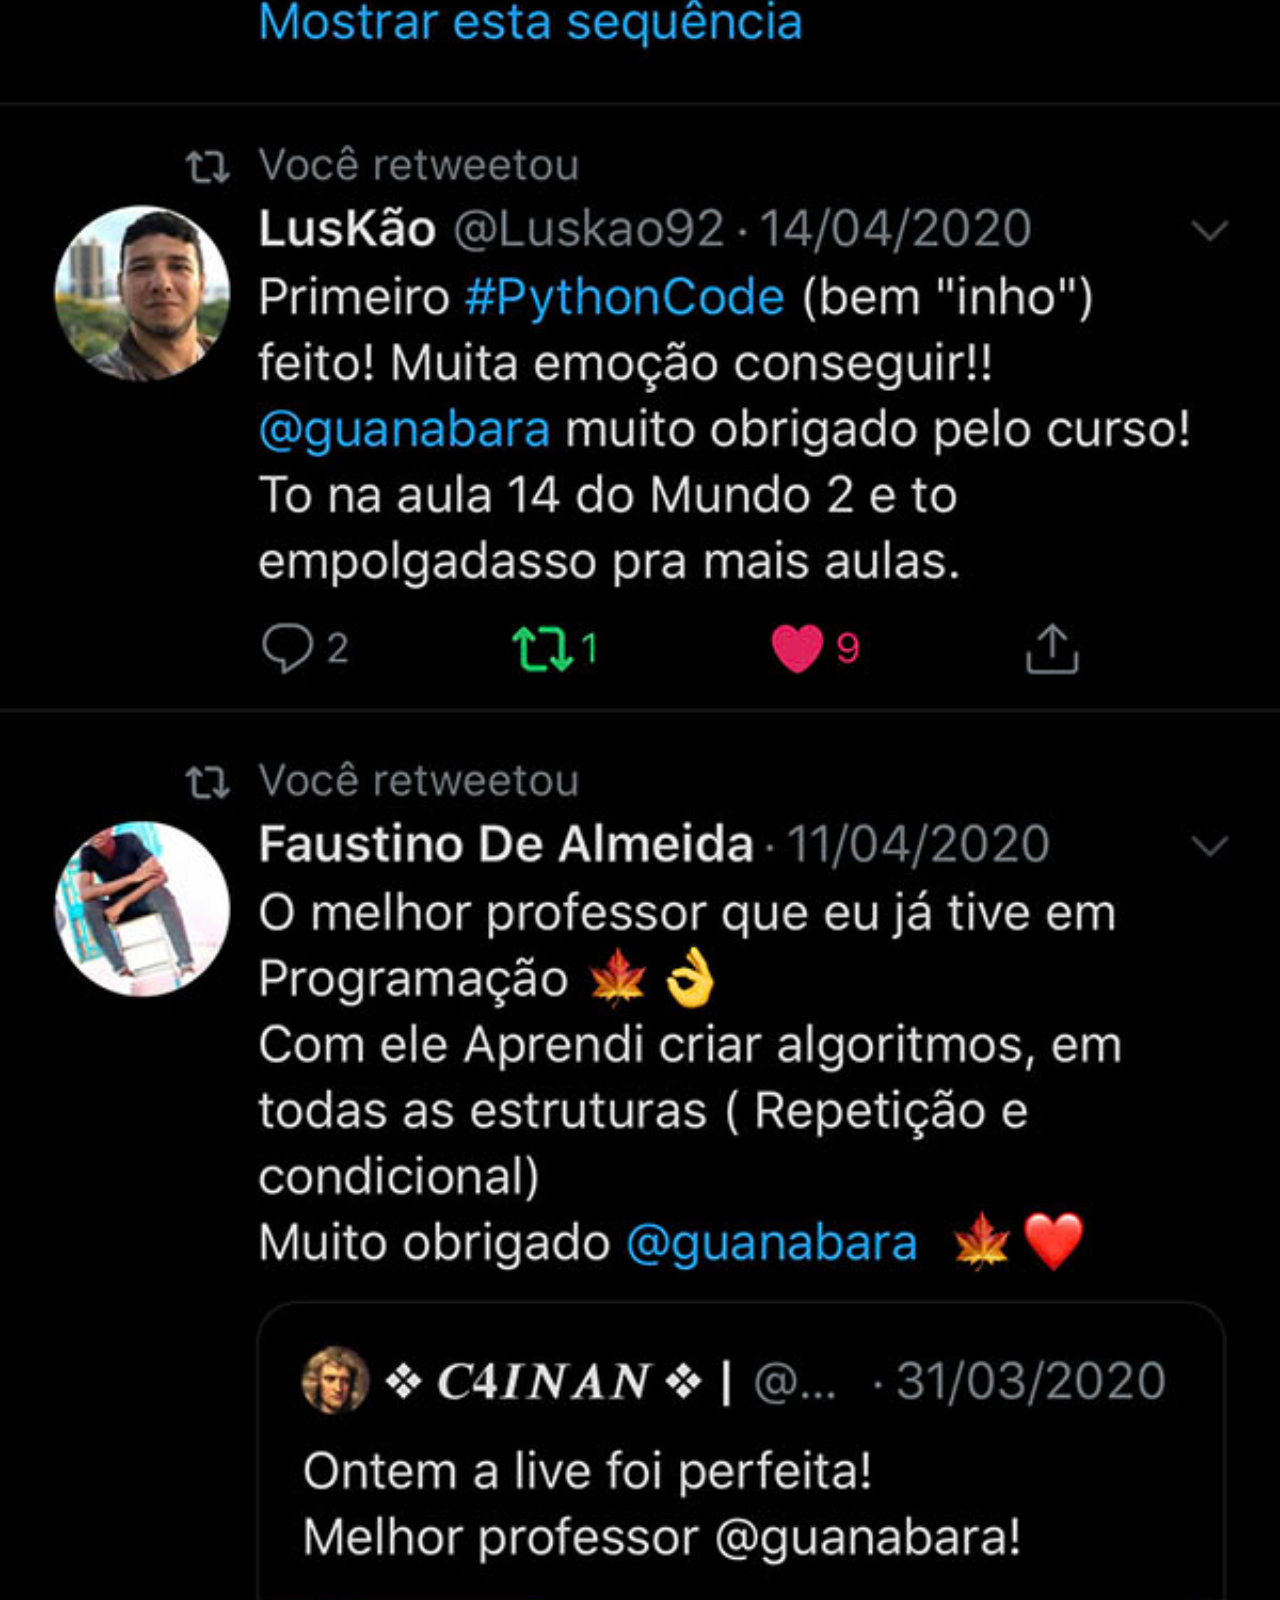
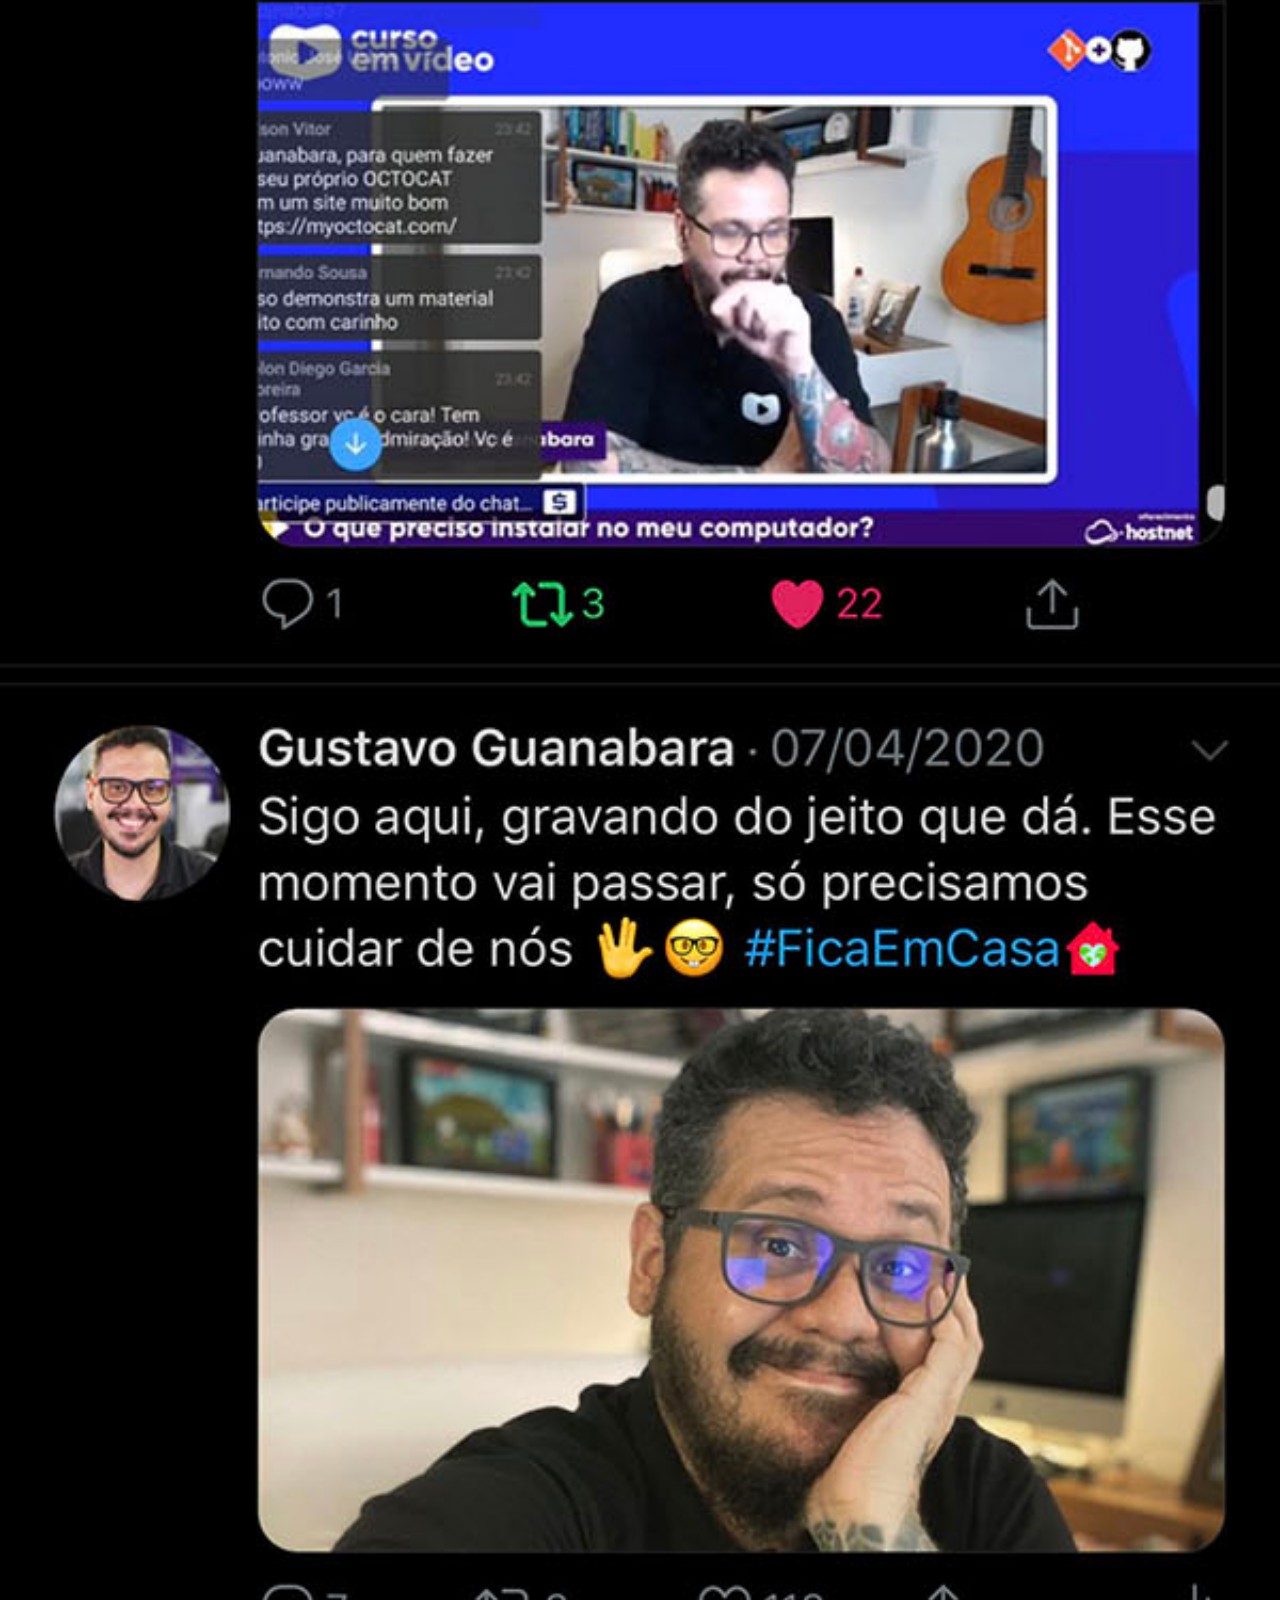
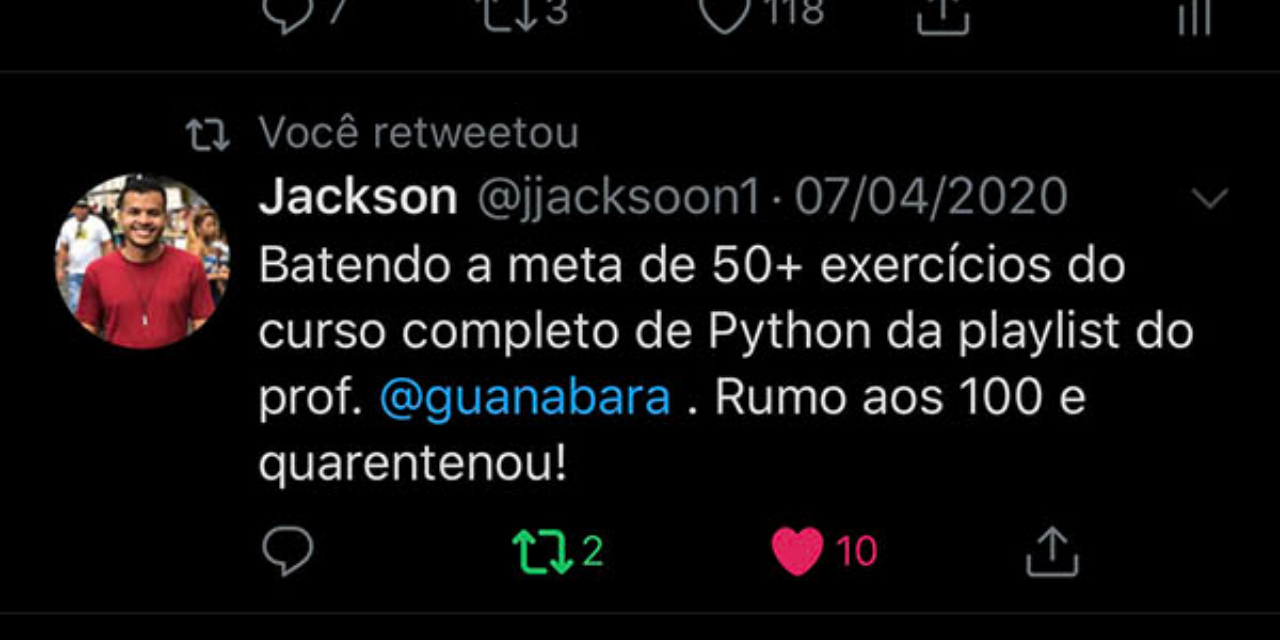
<file: Exercicios/Redes Sociais/Twitter.html>
<!DOCTYPE html>
<html lang="pt-br">
<head>
    <meta charset="UTF-8">
    <meta name="viewport" content="width=device-width, initial-scale=1.0">
    <title>Twitter</title>
    <style>
        *{
           margin: 0px; 
           padding: 0px;
        }
        ::-webkit-scrollbar{
            width: 0px;
            height: 0px;
        }
        img{
            width: 100vw;
            

        }
    </style>
</head>
<body>
    <img src="imagens/tela-twitter.jpg" alt="youtube">
</body>
</html>
</file>
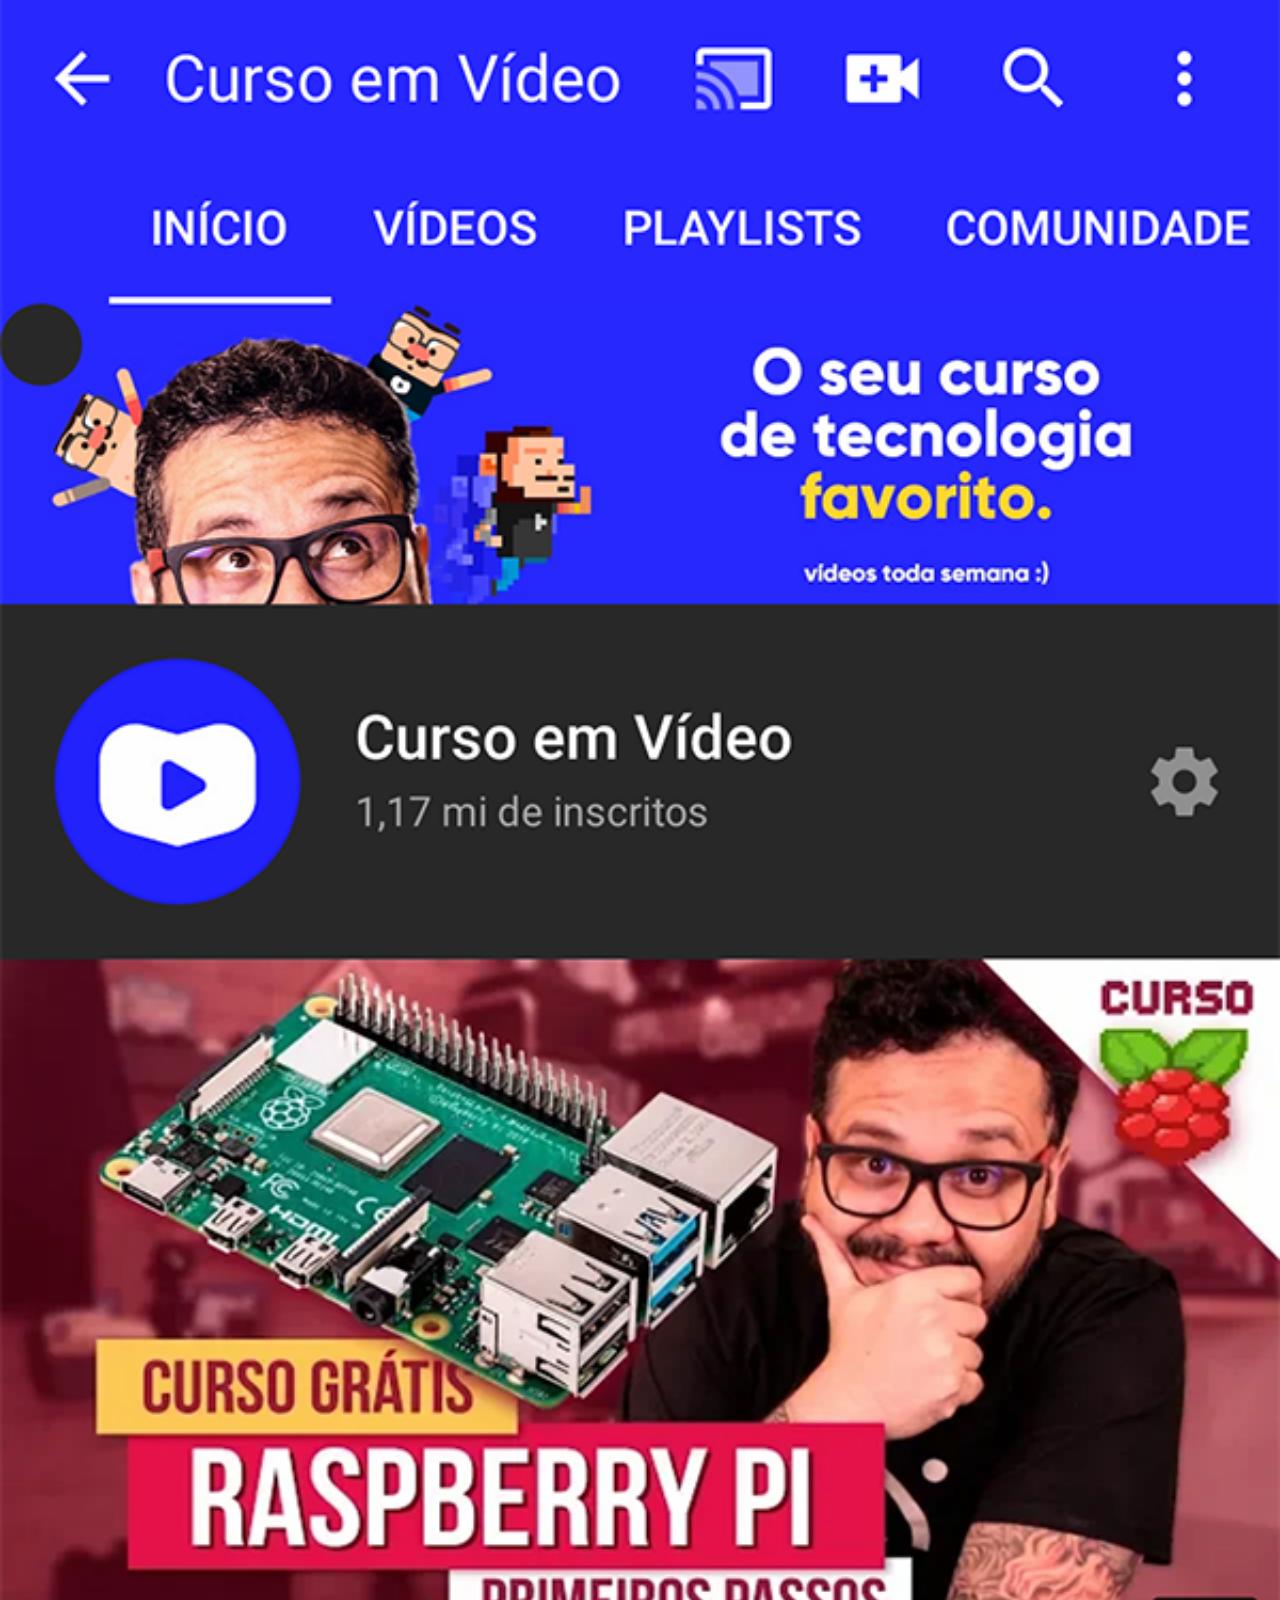
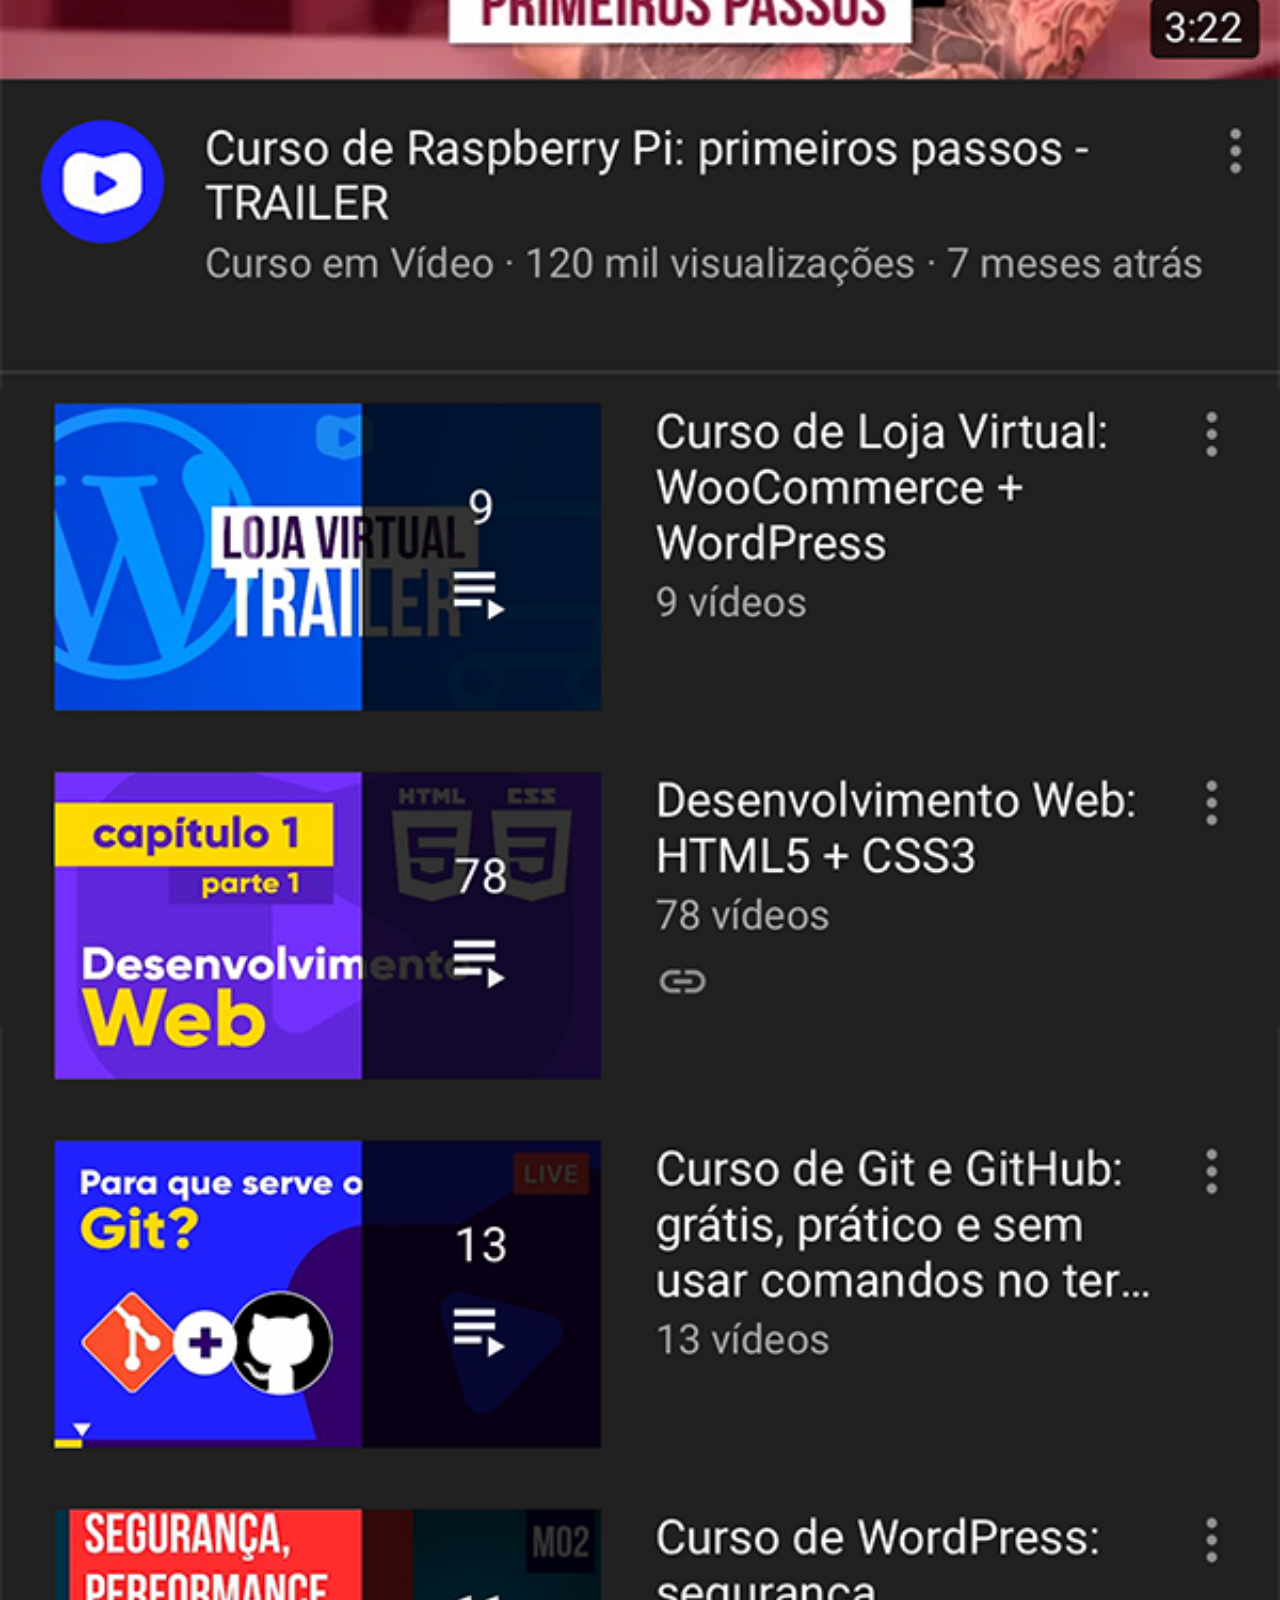
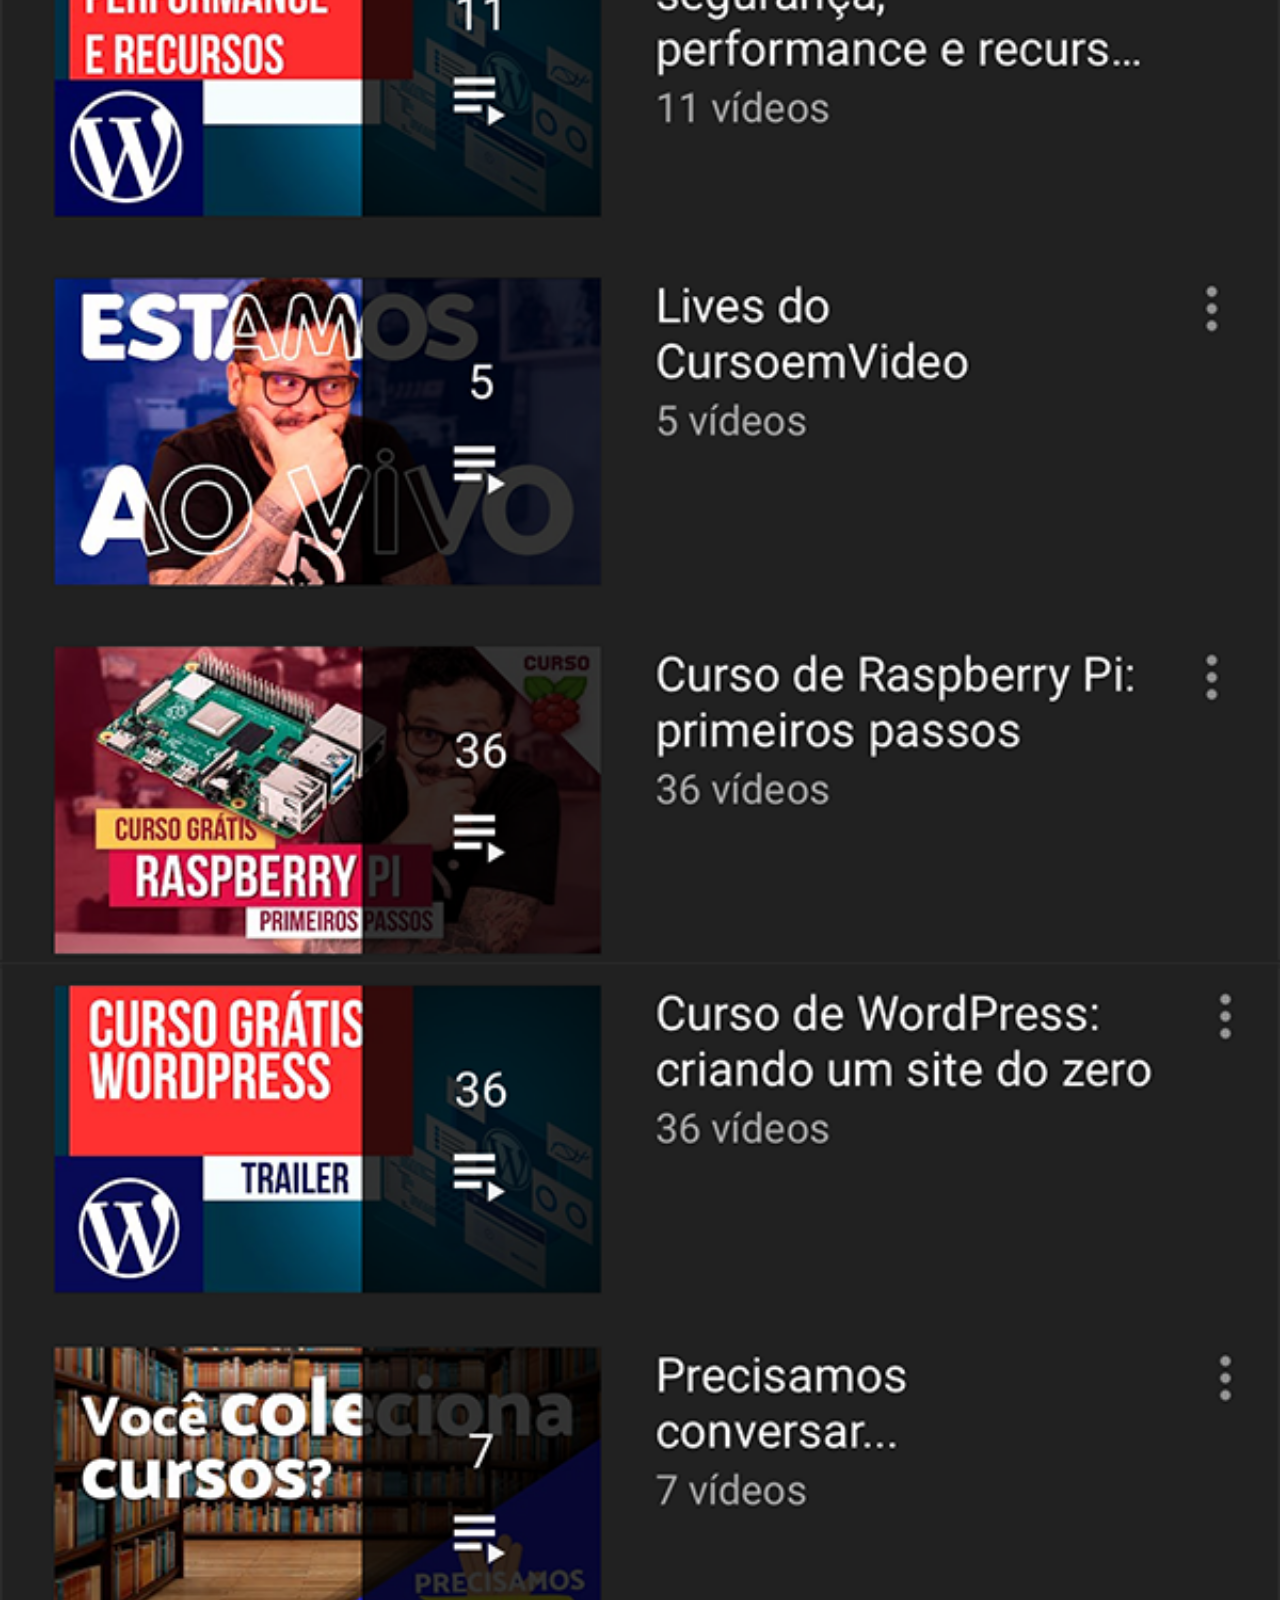
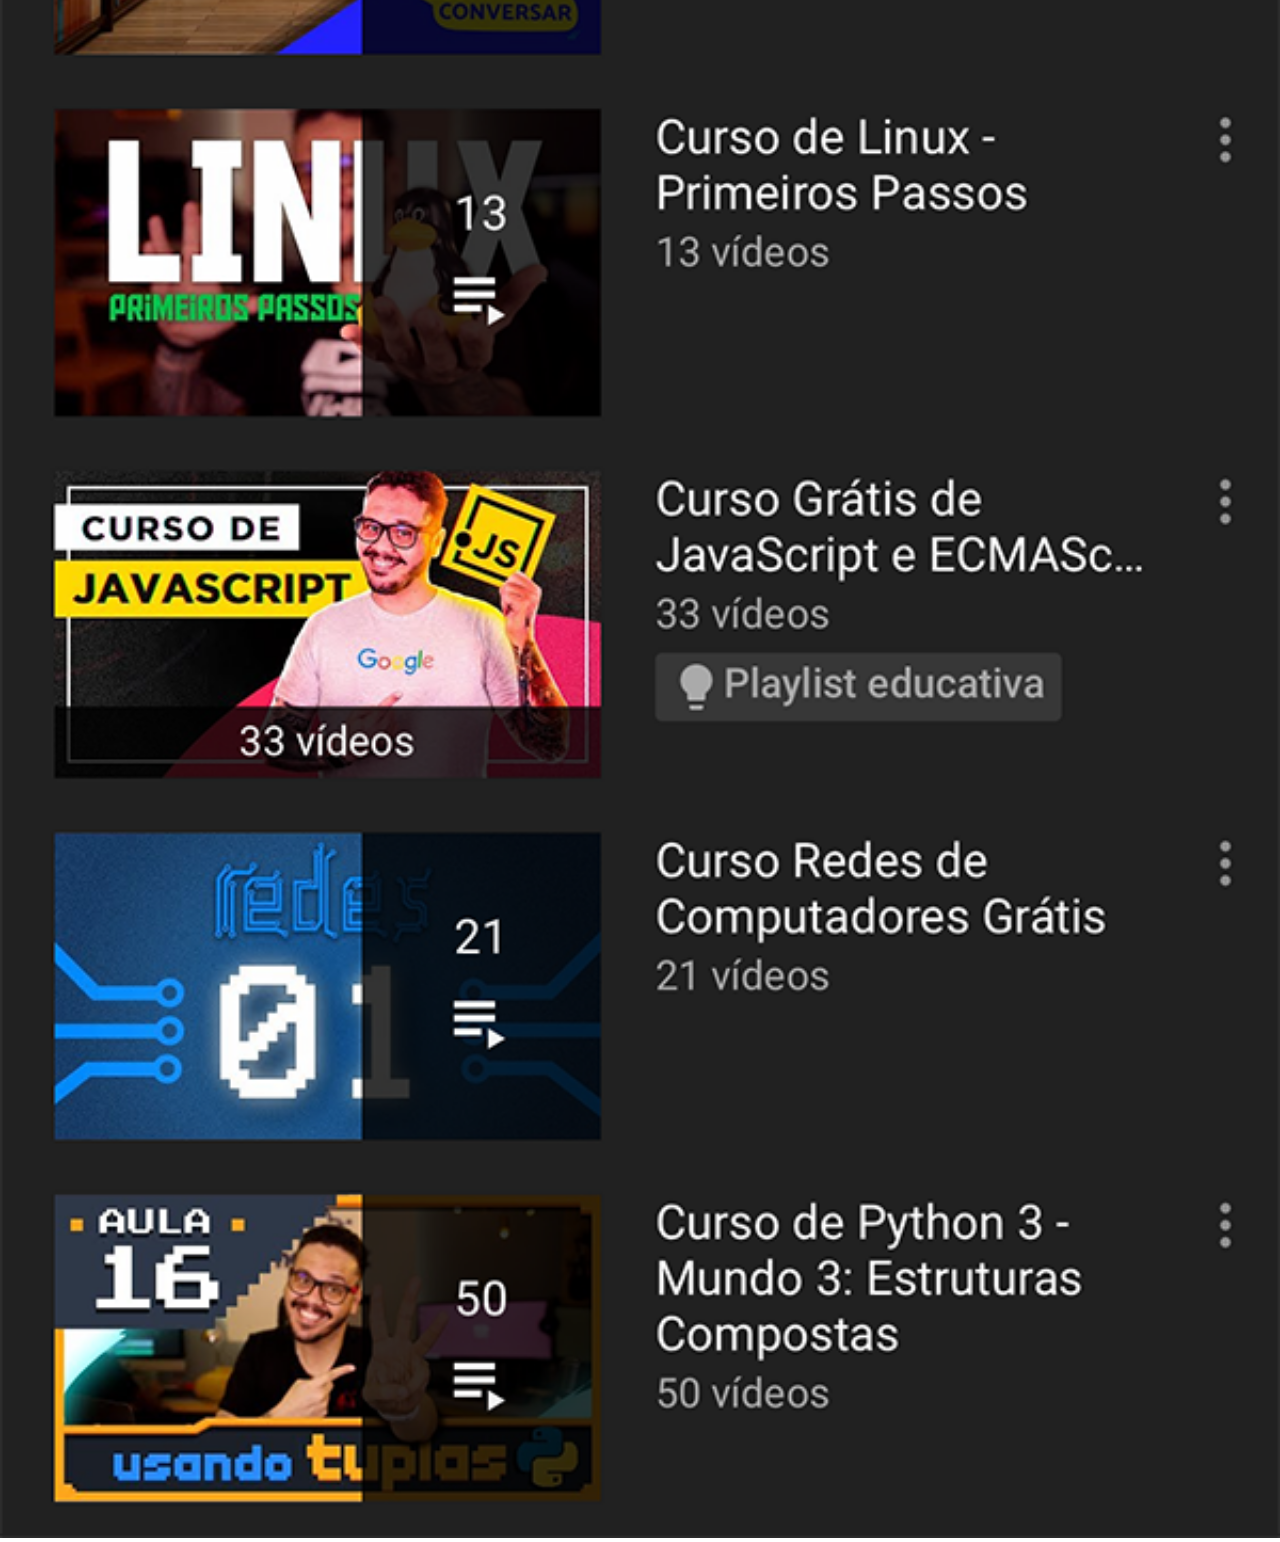
<file: Exercicios/Redes Sociais/Youtube.html>
<!DOCTYPE html>
<html lang="pt-br">
<head>
    <meta charset="UTF-8">
    <meta name="viewport" content="width=device-width, initial-scale=1.0">
    <title>Youtube</title>
    <style>
        *{
           margin: 0px; 
           padding: 0px;
        }
        ::-webkit-scrollbar{
            width: 0px;
            height: 0px;
        }
        img{
            width: 100vw;

        }
    </style>
</head>
<body>
    <img src="imagens/tela-youtube.png" alt="youtube">
</body>
</html>
</file>
<file: style.css>
* {
    box-sizing: border-box;
    margin: 0;
    padding: 0;
    color: white;
}

body {
    background: linear-gradient(#1354A5 0%, #041832 33.33%, #041832 66.67%, #01080E 100%);
    height: 100vh;
    display: flex;
    align-items: center;
    justify-content: center;
}


body::before {
    background-image: url("img/code.png");
    background-repeat: no-repeat;
    background-position: right;
    content: "";
    display: block;
    position: absolute;
    width: 100%;
    height: 100%;
    opacity: 0.4;
}

.container {
    width: 80%;
    height: 80%;
    display: flex;
    align-items: center;
    justify-content: space-between;
    border-radius: 24px;
    border: 1px solid #1875E8;
    box-shadow: 4px 4px 20px 0px rgba(1, 8, 14, 0.15);
    background-image: url("img/Ruido.png");
    background-size: 100% 100%;
    position: relative;
}


.container__conteudo {
    display: flex;
    align-items: center;
    position: absolute;
    bottom: 0;
}

.container__informacoes {
    flex: 1;
    padding: 3rem;
}

.container__botao {
    border-radius: 16px;
    background: #1875E8;
    padding: 16px 24px;
    width: 100%;
    font-size: 24px;
    font-weight: 700;
    border: none;
    margin-top: 2rem;
}

.container__texto {
    margin: 16px 0 16px 0;
}

.container__texto-azul {
    color: #1875E8;
}

.container__input {
    width: 100%;
    height: 72px;
    border-radius: 16px;
    background-color: #FFF;
    border: none;
    color: #1875E8;
    padding: 2rem;
    font-size: 24px;
    font-weight: 700;
    font-family: 'Inter', sans-serif;
}

.container__botoes {
    display: flex;
    gap: 2em;
}

h1 {
    font-family: 'Chakra Petch', sans-serif;
    font-size: 72px;
    padding-bottom: 3rem;
}

p,
button {
    font-family: 'Inter', sans-serif;
}

.texto__paragrafo {
    font-size: 32px;
    font-weight: 400;
}

button:disabled {
    background-color: gray;
}

@media screen and (max-width: 1250px) {

    h1 {
        font-size: 50px;
    }

    .container__botao {
        font-size: 16px;
    }


    .texto__paragrafo {
        font-size: 24px;
    }

    .container__imagem-pessoa {
        display: none;
    }

    .container__conteudo {
        display: block;
        position: inherit;
    }

    .container__informacoes {
        padding: 1rem
    }
}
</file>
<file: Exercicios/Exercicio 1 Alura/tema_escuro.css>
:root{
--roxo-destaque: #9747ff;
--roxo-hover: #8233e8;
--texto-versão-dark: #FFFFFF;
--texto-versão-light: #232323;
--fundo-dark: #0E1014;
--fundo-light: rgb(255, 255, 255);
} 

*{
  margin: 0;
  padding: 0;
  box-sizing: border-box;
}

body{
    background-color: var(--fundo-dark);
    color: var(--texto-versão-dark);
    text-align: center;
    }
header{
    text-align: left;
    margin:75px 0 0 360px;

}

h1{
    font-size: 64px;
    font-family: "Unbounded", sans-serif;
    font-weight: bold;
    margin-top: 60px;
    margin-bottom: 24px;
}

span{
    color: var(--roxo-destaque);
}

p{
    display: inline-block;
    font-size: 24px;
    font-family: "Poppins",sans-serif;
    width: 792px;
}

a{
    font-size: 24px;
    font-family: "Poppins",sans-serif;
    color:var(--texto-versão-dark);
    text-decoration: none;
    background-color: var(--roxo-destaque);
    width: 340px;
    height: 66px;
    display: block;
    text-align: center;
    line-height: 66px; /*centraliza o texto*/
    border-radius : 36px;
    margin: 40px auto;
}

a:hover{
    background-color: var(--roxo-hover);
}

section img{
    display: block;
    width: 792px;
    height: 446px;
    margin: 0 auto;
}

@media (max-width:768px) {
 header{
    margin: 65px 0 0 60px;
}
p{
    width:648px;
}
}

@media (max-width:375px) {
 header{
    margin: 32px 0 0 16px;
}
h1{
    font-size: 40px;
}
p{  font-size: 20px;
    width:340px;
}
section img{
    width: 340px;
    height: 230px;   
}
a{
    width: 251px;
    height: 66px;
}
}
</file>
<file: Exercicios/Mascote Android/estilo/style.css>
@charset "UTF-8";
@import url('https://fonts.googleapis.com/css2?family=Bebas+Neue&family=Open+Sans:ital,wght@0,300..800;1,300..800&family=Work+Sans:ital,wght@0,100..900;1,100..900&display=swap');
@font-face {
    font-family: "Android";
    src: url("../fontes/idroid.otf") format('opentype');
    font-weight: normal;
}
:root{
    --cor00: #ebe5c5;
    --cor01: #83e1ad;
    --cor02: #3ddc84;
    --cor03: #2fa866;
    --cor04: #1a5c37;
    --cor05: #063d1e;

    --fonte-padrao:Arial, Verdana, Helvetica, sans-serif;
    --fonte-destaque: 'Bebas Neue', cursive;
    --fonte-android: "Android";
}

*{
    margin:0px;
    padding: 0px;
    
}

body{
    font-family: var(--fonte-padrao);
    background-color:var(--cor00);
    margin: 0px;
}

header{
    background-image: linear-gradient(to bottom, var(--cor03),var(--cor05));
    text-align: center;
    padding-top: 1px;
    min-height: 150px;
    
}
header > h1 {
    color: white;
    font-family: var(--fonte-destaque);
    font-size: 3em;
    font-weight: normal;
    margin-top: 30px;
    margin-bottom: 20px;
    text-shadow: 2px 2px 0px rgba(0, 0, 0, 0.267);
}
header > p{
    color: white;
    font-family: var(--fonte-padrao);
    font-size: 1.2em;   
    text-shadow: 2px 2px 0px rgba(0, 0, 0, 0.315);
    max-width: 500px;
    margin: auto;
    padding-left: 10px;
    padding-right: 10px;
    
        
}
nav {
    background-color: var(--cor05);
    padding: 10px;
    box-shadow: 0px 7px 7px rgba(0, 0, 0, 0.192);
    text-align: left;
    }
nav > a {
    display: inline-block;
    color: var(--cor01);
    padding: 10px;
    border-radius: 5px;
    font-weight: bold;
    font-size: 18px;
    text-decoration: none;
    transition-duration: 0.5s;
   
}
nav > a:hover {
    background-color:  var(--cor02);
    color: var(--cor05);
}
main{
    min-width: 320px;
    max-width: 2080px;
    margin: auto;
    margin-bottom: 30px;
    width: 80%;
    background-color:white;
    padding: 20px;
    box-shadow: 0px 0px 10px rgba(0, 0, 0, 0.418);
    border-bottom-left-radius:  10px;
    border-bottom-right-radius: 10px;
    
    
}
main h1{
    color:var(--cor05);
    font-family:var(--fonte-android);
    font-weight: normal;
    font-size: 1.8em;
    
}
main p {
    text-indent: 3%;
    margin: 15px 0px;
    text-align: justify;
    line-height: 2em;
}
main strong {
    color: var(--cor04);
    font-weight: bolder;
    padding: 2px 6px;
}
main h2 {
    padding-left: 10px;
    font-family:var(--fonte-android);
    font-weight: normal;
    font-size: 1.3em;
    background-image: linear-gradient(to right, var(--cor01), transparent);
    color: var(--cor04);
    text-indent: 10px;

}
main a{
    padding-left: 10px;
    background-color: var(--cor01);
    color: var(--cor05);
    font-weight: bold;
    text-decoration: none
    }
main a:hover{
    text-decoration: underline;
    color: var(--cor03);
}
img{
    display: block;
    margin: auto;
    width: 100%;
    
}
img#bugdroid{
    max-width:350px;
}
div.video{
    background-color: var(--cor05);
    margin:0px -20px 30px -20px;
    padding: 20px;
    padding-bottom: 56.5%;
    position: relative; 
}
div.video > iframe{
    position: absolute;
    top:5%;
    left: 5%;
    width: 90%;
    height: 90%;
}
aside{
    background-color:var(--cor01);
    padding: 10px;
    border-radius: 10px;
    box-shadow: 3px 3px 8px rgba(0, 0, 0, 0.267);
    
}
aside > ul{
    columns: 2;
    list-style-position: inside;
    list-style-type: "\2714\00A0\00A0";
}
aside >h3 {
    background-color: var(--cor04);
    color: white;
    padding: 10px;
    margin: -10px -10px 0px -10px;
    border-radius: 10px 10px 0px 0px;
    
}

footer{
    background-color: var(--cor05);
    padding: 5px;
    font-size: 0.8em;
    color: white;
    font-weight: bold;
    text-align: center;
}
</file>
<file: Exercicios/Redes Sociais/style.css>
@charset "UTF-8";

*{
    margin: 0px;
    padding: 0px;
    font-family: Arial, Helvetica, sans-serif;
}

html, body {
    height: 100vh;
    width: 100vw;
    background-color: black;
}
body{
    background: url("imagens/fundo-madeira.jpg")  no-repeat  top center /cover fixed;
}
main{
    position: relative;
    height: 100vh;
    
    
}

section#telefone{
    position: absolute;
    top: 50%;
    left: 50%;
    transform: translate(-50%,-50%);

    height: 627px;
    width: 311px;
    background: url("imagens/frame-iphone.png") no-repeat;

}
iframe#tela{
    position: relative;
    top: 80px;
    left: 22px;
    width: 269px;
    height: 480px;
    
}
section#redes-sociais{
    text-align: right;
}
section#redes-sociais img{
    width: 50px;
    border-radius: 50%;
    margin: 10px;
    box-shadow: 2px 2px 5px rgba(0, 0, 0, 0.400);
    box-sizing: border-box;
}
section#redes-sociais img:hover{
 border: 2px solid rgba(255,255,255,0.637);
 transition: 0.5s;
}
</file>
